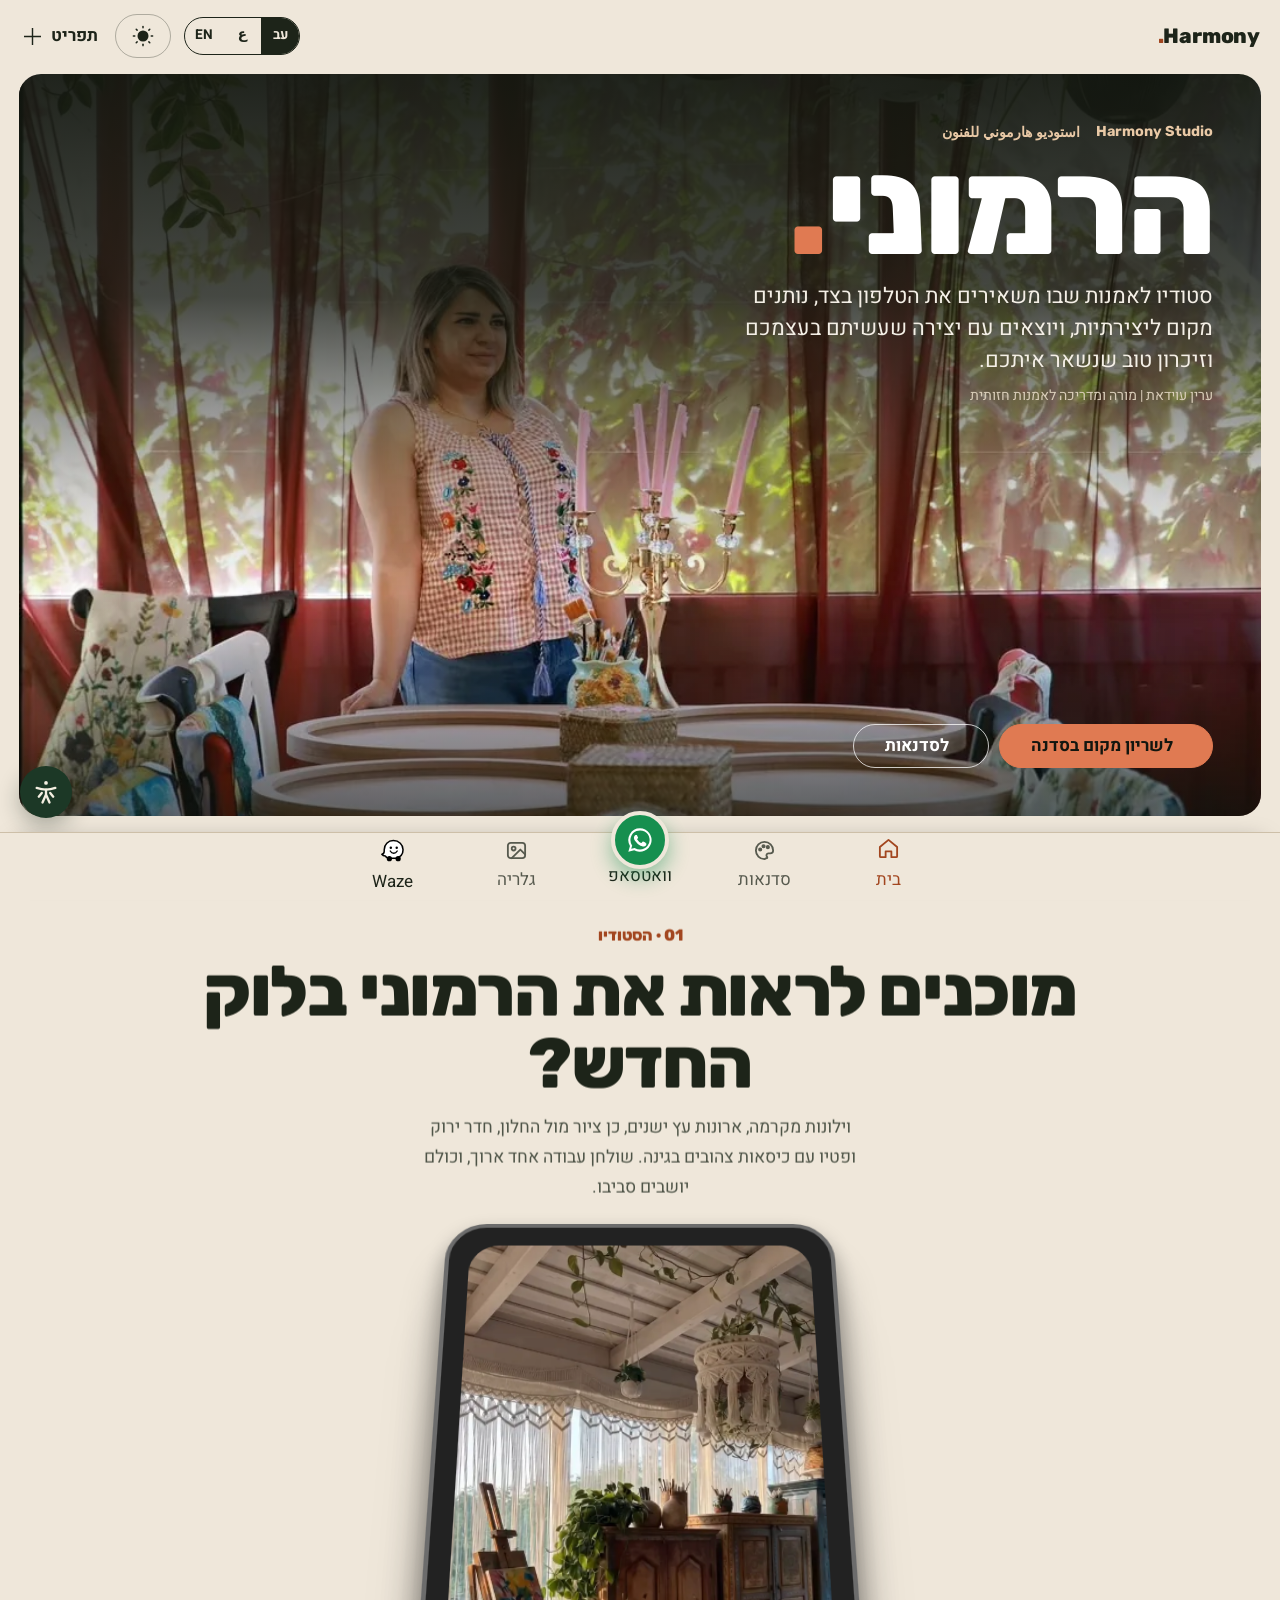
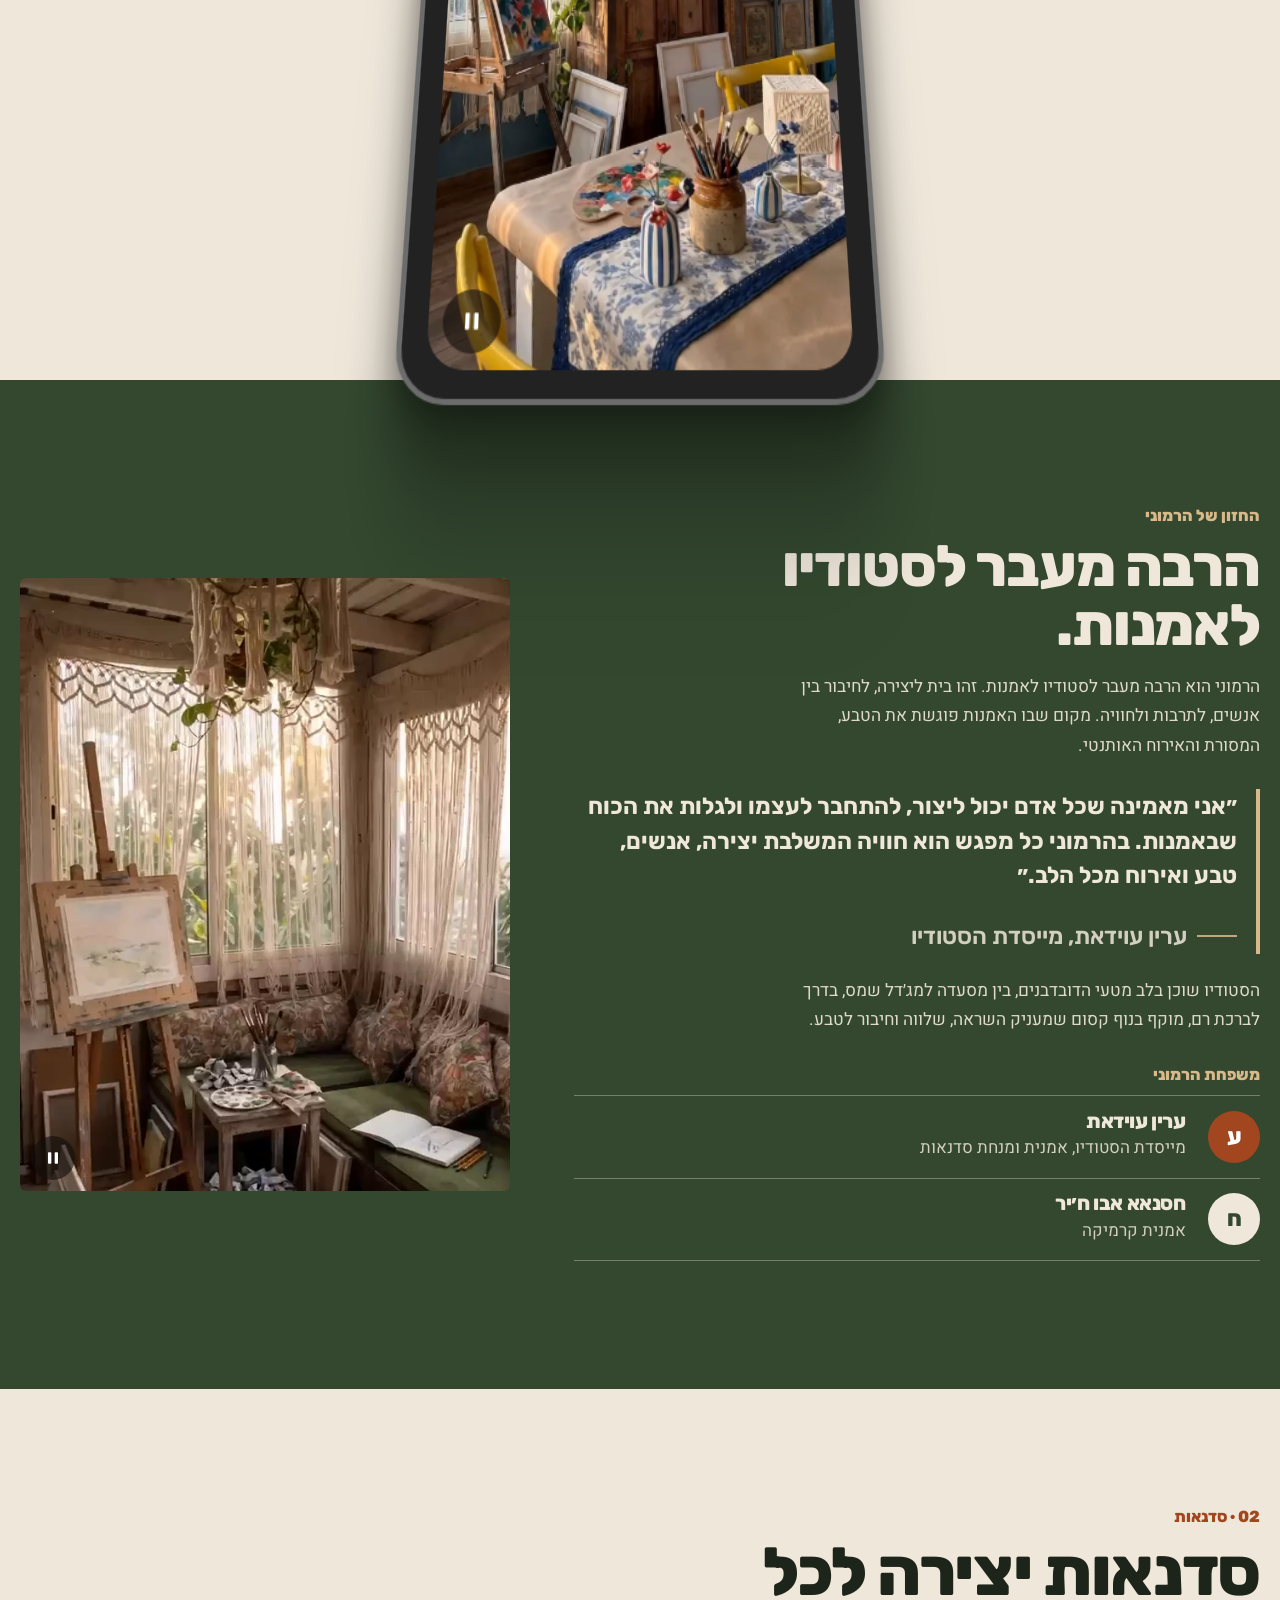
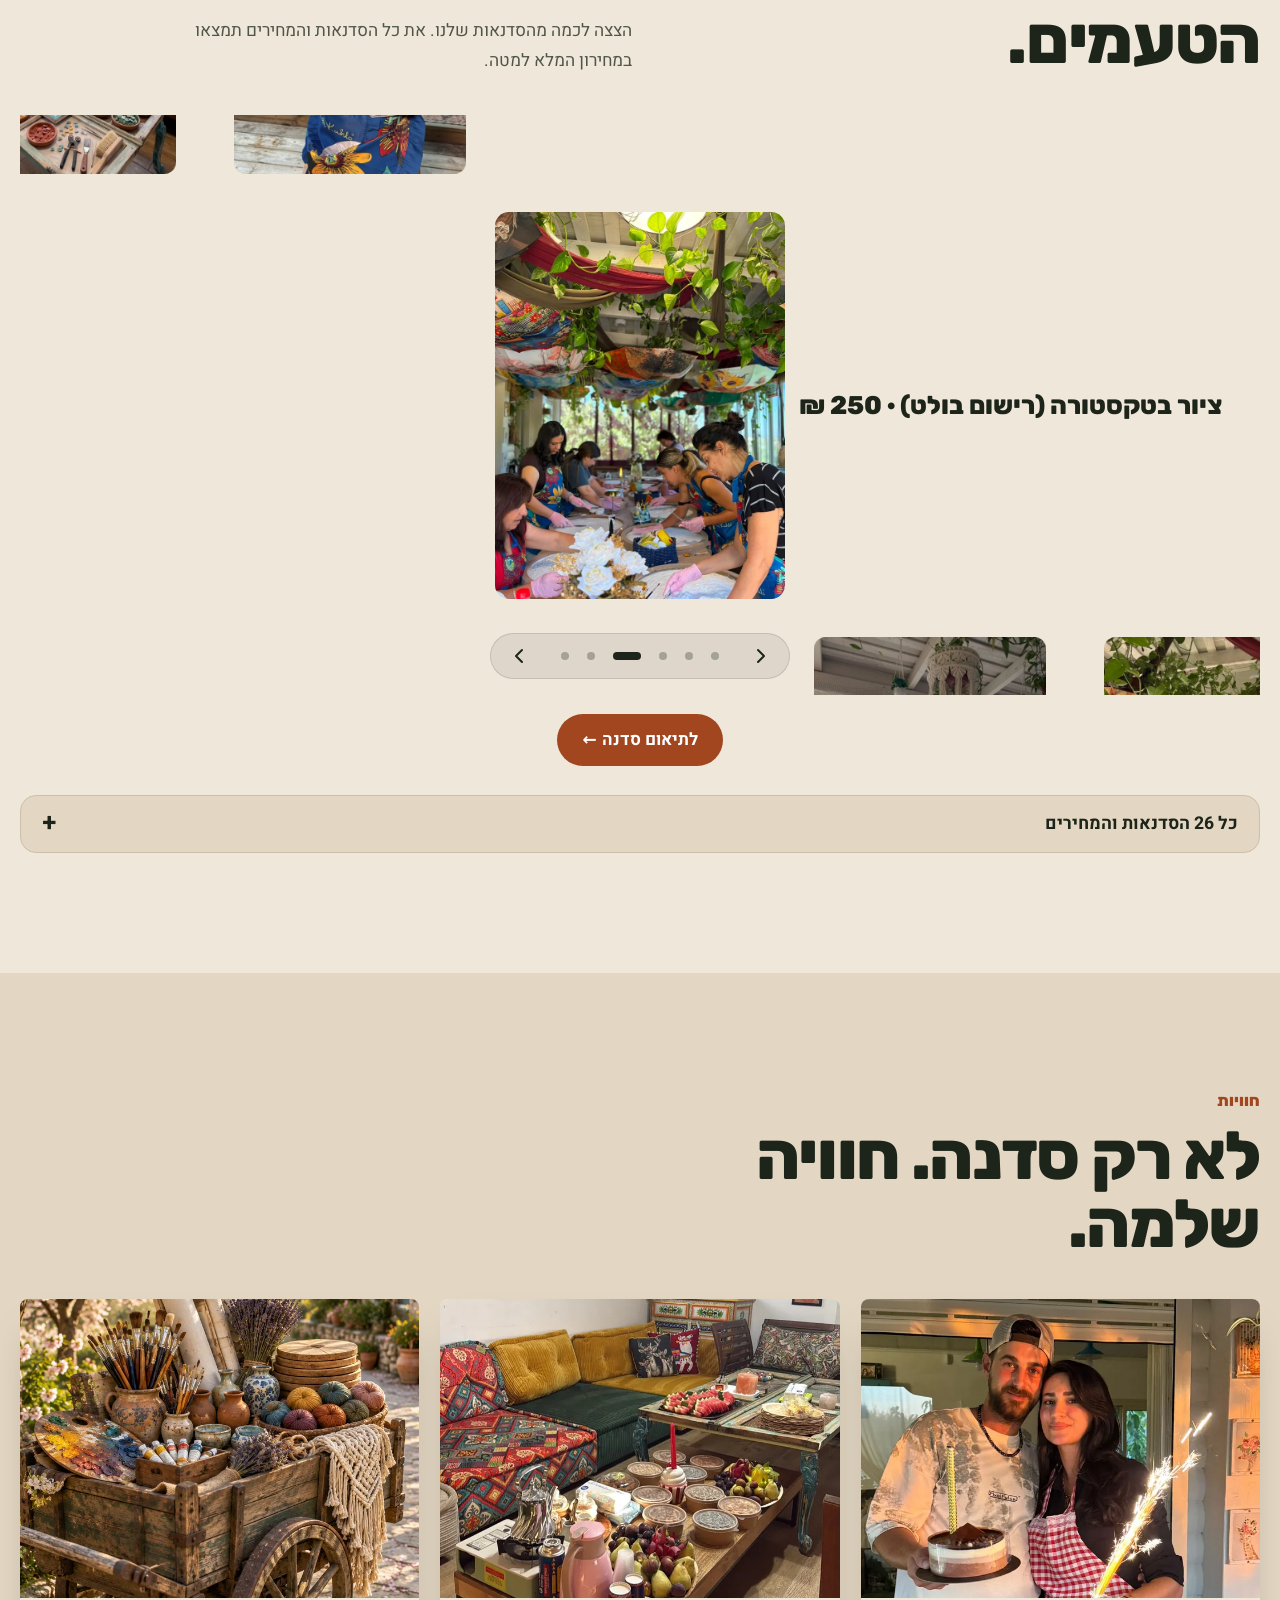
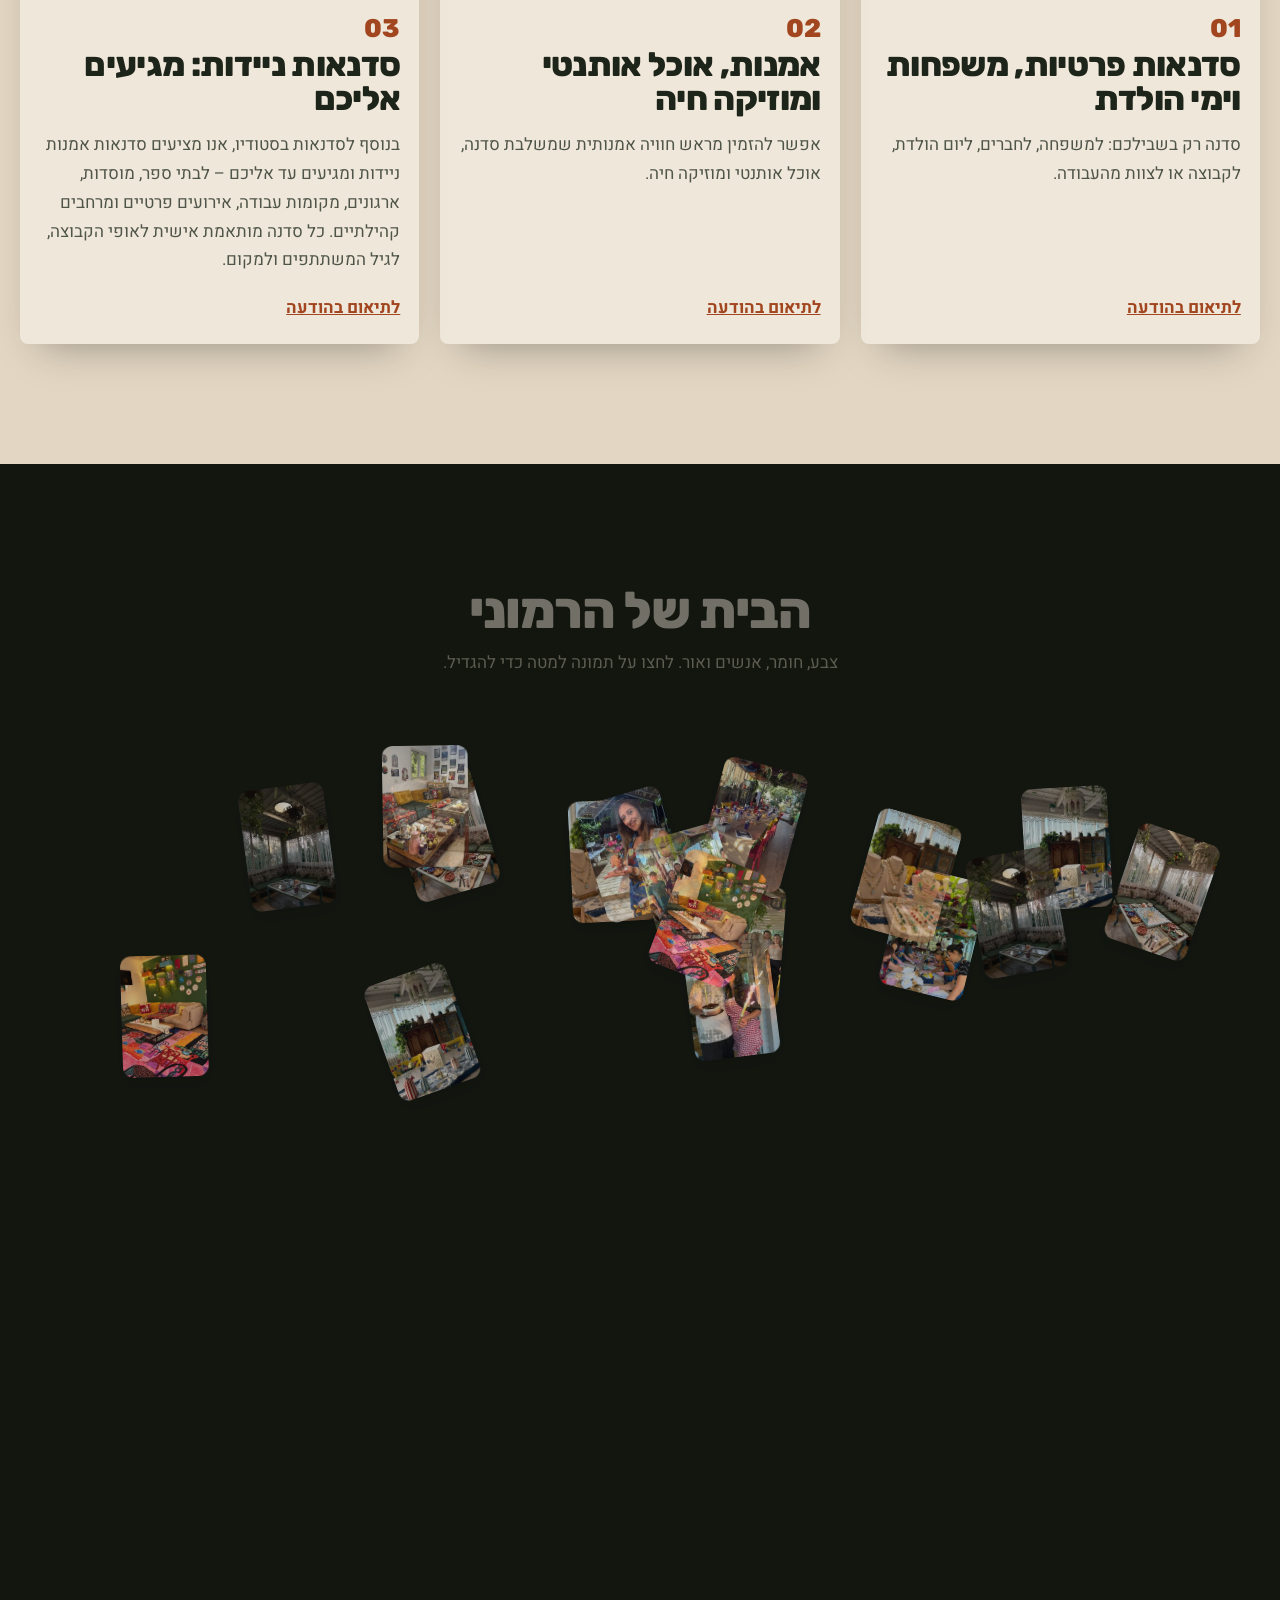
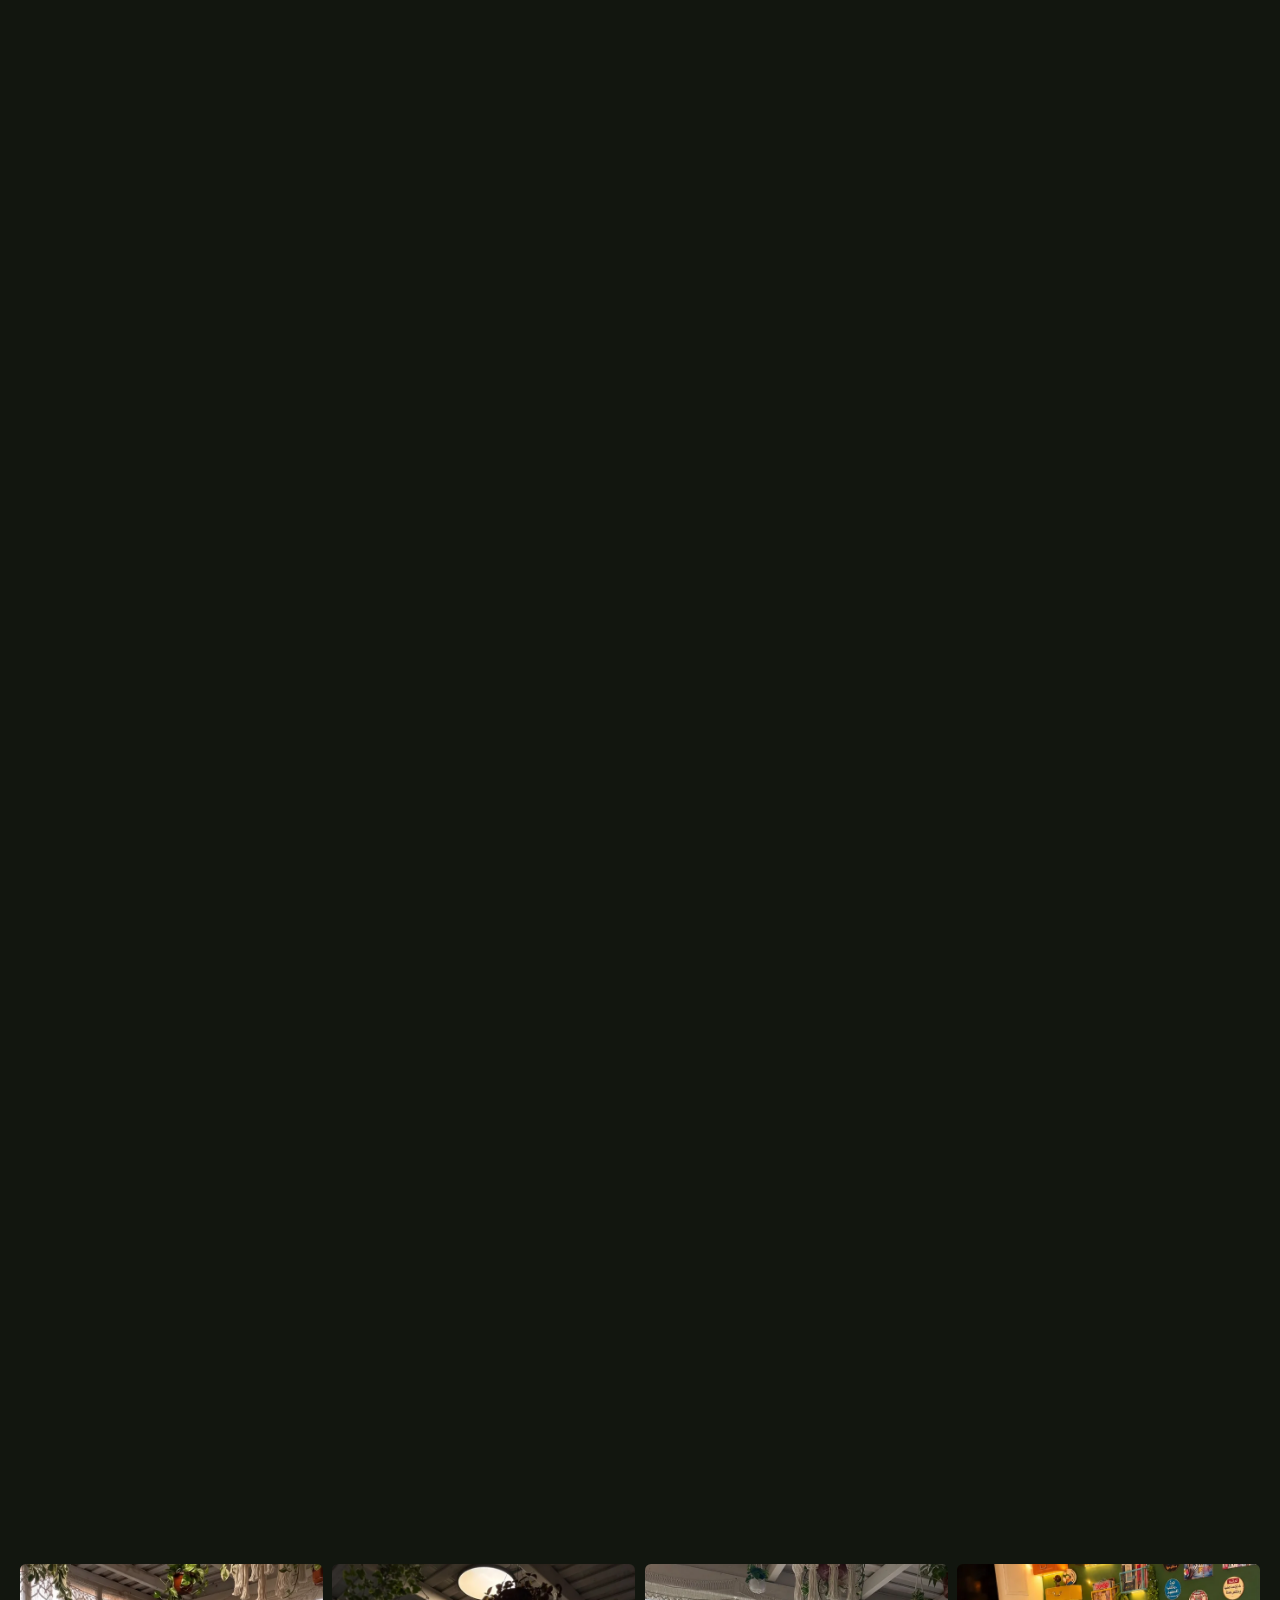
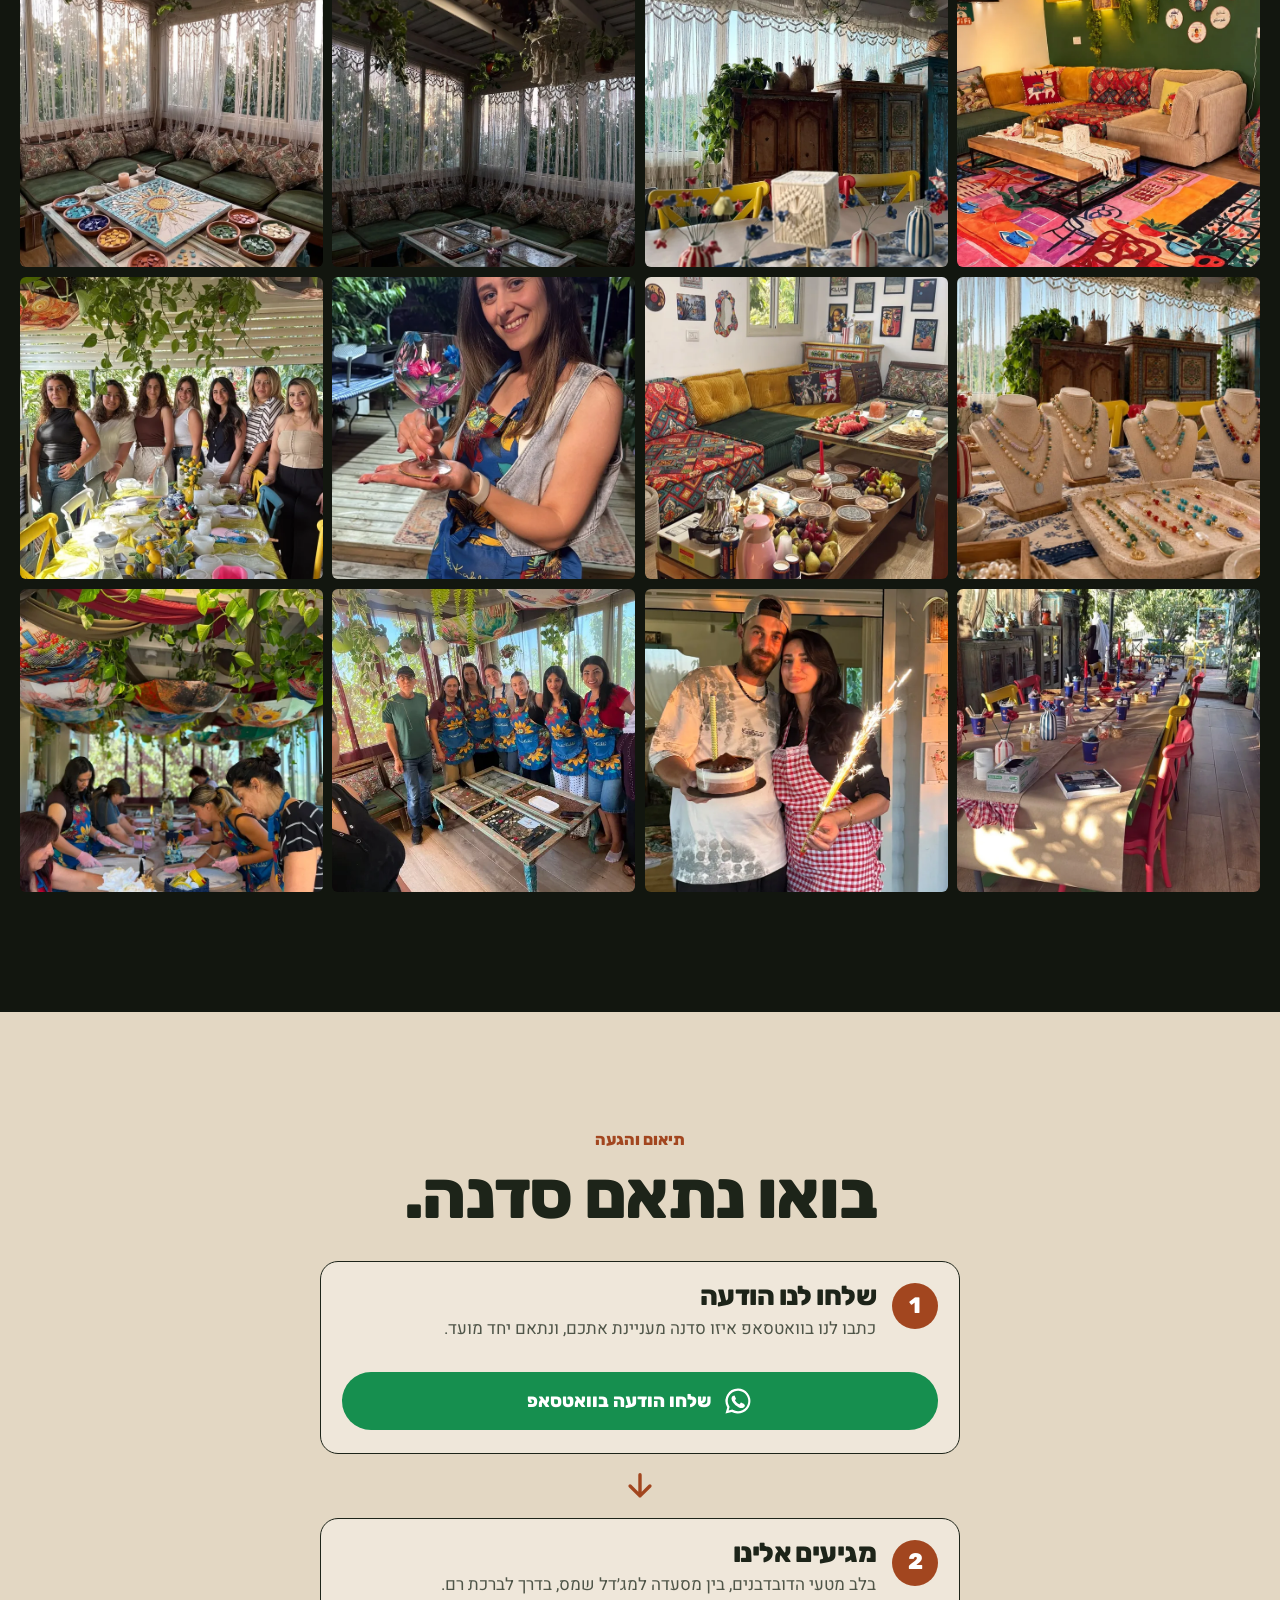
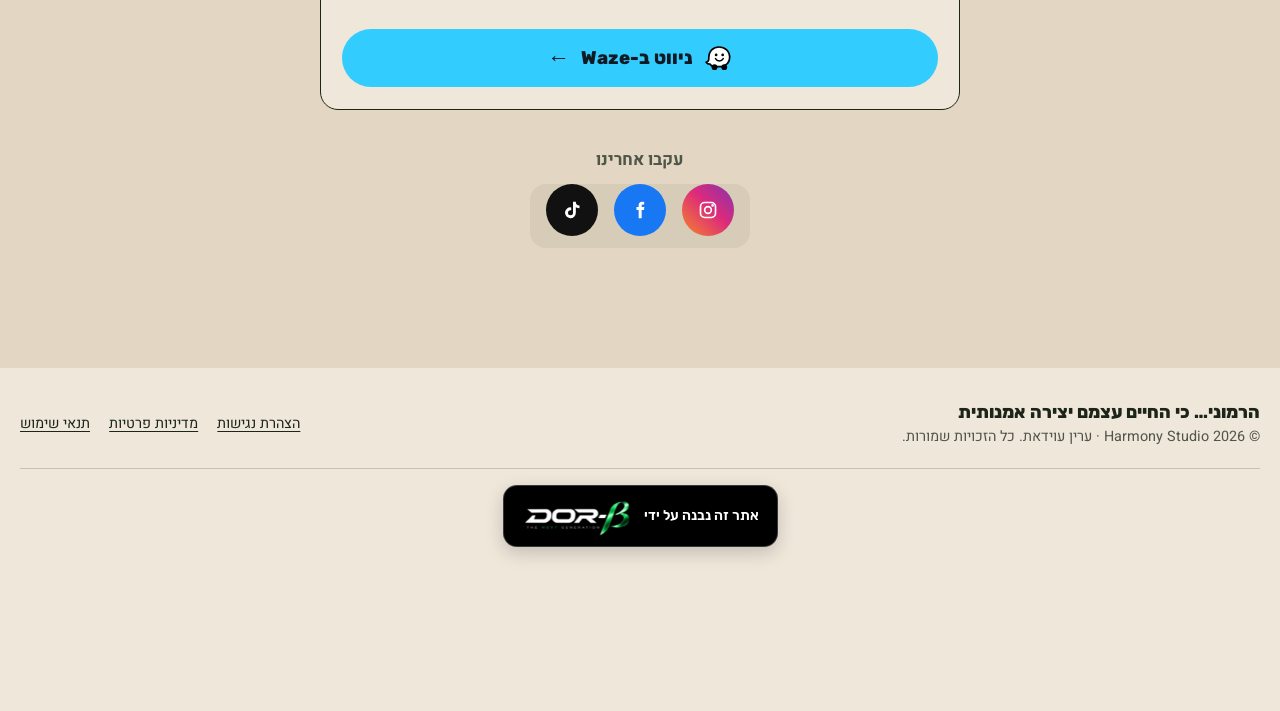
<file: index.html>
<!doctype html>
<html lang="he" dir="rtl">
<head>
<meta charset="utf-8">
<meta name="viewport" content="width=device-width,initial-scale=1">
<title>Harmony Studio · ערין עוידאת – סדנאות אמנות</title>
<meta name="description" content="סטודיו הרמוני של ערין עוידאת, מורה ומדריכה לאמנות חזותית: 26 סדנאות יצירה, מחרס ופסיפס ועד נרות, מקרמה וציור.">
<meta name="robots" content="noindex,nofollow">
<script>try{var t=localStorage.getItem('site-theme');document.documentElement.dataset.theme=t||'light';var l=localStorage.getItem('harmony-lang');if(l){document.documentElement.lang=l;document.documentElement.dir=l==='en'?'ltr':'rtl'}}catch(e){document.documentElement.dataset.theme='light'}</script>
<link rel="preload" href="img/studio-boards-m.webp" as="image" fetchpriority="high">
<link rel="stylesheet" href="shared/fonts.css">
<link rel="stylesheet" href="shared/fonts-rubik.css">
<link rel="stylesheet" href="shared/theme-reveal.css">
<link rel="stylesheet" href="shared/fill-button.css">
<link rel="stylesheet" href="shared/kinetic-menu.css">
<link rel="stylesheet" href="shared/gooey-loader.css">
<link rel="stylesheet" href="shared/a11y.css">
<style>
:root{--app-accent:var(--clay)}
:root,:root[data-theme=light]{--bg:#efe7da;--surface:#e3d7c3;--fg:#1d2419;--muted:#4f5548;--line:#cdbfa8;--clay:#a2461f;--clay-on:#fff;--olive:#33482f;--olive-on:#efe7da;--sand:#d9b98a;color-scheme:light}
:root[data-theme=dark]{--bg:#12160f;--surface:#1c2218;--fg:#ece4d6;--muted:#b3ab9c;--line:#323a2c;--clay:#e07a52;--clay-on:#12160f;--olive:#22301f;--olive-on:#ece4d6;--sand:#c9a46e;color-scheme:dark}
*{box-sizing:border-box}
html{scroll-behavior:smooth}
body{margin:0;background:var(--bg);color:var(--fg);font:400 1.0625rem/1.7 Heebo,"Noto Sans Arabic",Tahoma,system-ui,sans-serif;overflow-x:hidden}
:lang(ar) body{font-family:"Noto Sans Arabic",Tahoma,sans-serif}
h1,h2,h3{font-family:Rubik,"Noto Sans Arabic",Tahoma,sans-serif;line-height:1.02;margin:0;font-weight:800;letter-spacing:-.02em}
img{max-width:100%;height:auto;display:block}
a{color:inherit}
:focus-visible{outline:3px solid var(--clay);outline-offset:3px;border-radius:4px}
.wrap{width:min(1240px,100% - 2rem);margin-inline:auto}
.skip{position:absolute;inset-inline-start:1rem;top:-4rem;background:var(--fg);color:var(--bg);padding:.6rem 1rem;z-index:300;border-radius:8px}
.skip:focus{top:1rem}

.pre{position:fixed;inset:0;z-index:400;display:grid;place-items:center;align-content:center;gap:1rem;background:var(--olive);color:var(--olive-on);transition:opacity .5s,visibility .5s}
.pre.done{opacity:0;visibility:hidden}
.pre .gl{--gl-a:var(--clay);--gl-b:var(--sand);--gl-size:11px}
.pre-n{font:800 2.4rem/1 Rubik,sans-serif;font-variant-numeric:tabular-nums}

/* header */
.top{position:absolute;top:0;inset-inline:0;z-index:50}
.top .wrap{display:flex;align-items:center;gap:.8rem;min-height:72px}
.logo{font:800 1.3rem/1 Rubik,sans-serif;text-decoration:none;letter-spacing:-.01em;margin-inline-end:auto}
.logo span{color:var(--clay)}
.langs{display:flex;border:1.5px solid var(--fg);border-radius:999px;overflow:hidden}
.langs button{all:unset;cursor:pointer;min-width:38px;min-height:36px;display:grid;place-items:center;font-size:.85rem;font-weight:700}
.langs button[aria-pressed=true]{background:var(--fg);color:var(--bg)}
.km-root{--km-ink:var(--olive-on);--km-layer-1:var(--clay);--km-layer-2:var(--sand);--km-bg:var(--olive);font-weight:700}
.km-link{font-family:Rubik,"Noto Sans Arabic",sans-serif;text-transform:none}
.km-meta{position:absolute;bottom:2rem;inset-inline:clamp(1.25rem,6vw,4rem);color:var(--km-ink);opacity:.8;font-size:.95rem}
@media (max-width:520px){.km-toggle-text{display:none}}

/* hero — poster */
.hero{padding-top:clamp(6rem,14vw,9rem);padding-bottom:clamp(2rem,6vw,4rem)}
.word{font-size:clamp(4.2rem,15vw,12rem);line-height:.86;color:var(--fg);margin:0}
.word .dot{color:var(--clay)}
:lang(ar) .word,:lang(en) .word{font-size:clamp(3.2rem,14vw,11rem)}
.hero-grid{display:grid;gap:2rem;margin-top:clamp(1.5rem,4vw,2.5rem);align-items:start}
@media (min-width:900px){.hero-grid{grid-template-columns:1fr 1.15fr}}
.names{display:flex;flex-wrap:wrap;gap:.3rem 1.2rem;font:700 1rem/1.4 Rubik,sans-serif;color:var(--muted);margin-bottom:1.2rem}
.names span:nth-child(2){font-family:"Noto Sans Arabic",Tahoma,sans-serif}
.hero p.big{font:500 clamp(1.25rem,2.4vw,1.6rem)/1.45 Heebo,sans-serif;margin:0 0 1.6rem;max-width:30ch}
.who{font-size:.98rem;color:var(--muted);margin:0 0 1.8rem}
.actions{display:flex;flex-wrap:wrap;gap:.8rem}
.fb{--fb-accent:var(--clay);--fb-on:var(--clay-on);border-width:1.5px;border-color:var(--fg)}
.fb.solid{background:var(--clay);color:var(--clay-on);border-color:var(--clay);--fb-accent:var(--fg);--fb-on:var(--bg)}
.hero-photo{position:relative;margin:0}
.hero-photo img{width:100%;aspect-ratio:3/2;object-fit:cover;border-radius:6px}
.hero-photo figcaption{position:absolute;inset-inline-start:1rem;bottom:1rem;background:var(--bg);color:var(--fg);padding:.35rem .8rem;border-radius:999px;font-size:.85rem;font-weight:700}
.stamp{position:absolute;top:-2.2rem;inset-inline-end:.8rem;width:110px;height:110px;border-radius:50%;background:var(--clay);color:var(--clay-on);display:grid;place-items:center;text-align:center;font:800 .95rem/1.15 Rubik,sans-serif;transform:rotate(-10deg);padding:.6rem}
@media (max-width:600px){.stamp{width:88px;height:88px;font-size:.8rem;top:-1.6rem}}

/* container scroll (motion 17) */
.cs{--cs-bezel:var(--fg);--cs-rim:var(--clay)}
.cs-title h2{font-size:clamp(2.2rem,6vw,4.4rem)}
.cs-title p{color:var(--muted);margin:.8rem auto 4rem;max-width:44ch;font-size:1.1rem}
.cs-screen img{object-position:50% 42%}

/* quote — olive chapter */
.quote{background:var(--olive);color:var(--olive-on);padding-block:clamp(4rem,10vw,8rem)}
.quote blockquote{margin:0;font:800 clamp(2rem,5.5vw,4.2rem)/1.08 Rubik,sans-serif;letter-spacing:-.02em;max-width:18ch}
.quote blockquote q{quotes:none}
.quote .src{margin-top:1.6rem;display:flex;gap:.6rem;align-items:center;font-weight:600;opacity:.85}
.quote .src::before{content:"";width:40px;height:2px;background:var(--sand)}
.quote .ar{font-family:"Noto Sans Arabic",Tahoma,sans-serif;font-size:1.2rem;margin-top:2.4rem;opacity:.8;max-width:40ch}

/* sections */
section{scroll-margin-top:24px}
.sec{padding-block:clamp(4rem,10vw,7.5rem)}
.head{display:grid;gap:1rem;margin-bottom:2.5rem}
@media (min-width:900px){.head{grid-template-columns:1fr 1fr;align-items:end}}
.num{font:800 1rem/1 Rubik,sans-serif;color:var(--clay);display:block;margin-bottom:.8rem}
.head h2{font-size:clamp(2.2rem,6vw,4.2rem)}
.head p{color:var(--muted);margin:0;max-width:46ch;font-size:1.08rem}

/* workshops — depth cards (motion 23) */
.dc-in{--card:var(--olive)}
.dc-front h3{font-size:1.7rem;font-family:Rubik,"Noto Sans Arabic",sans-serif}
.dc-plain .dc-in{background:var(--clay)}
.dc-plain .dc-in::after{background:none}
.dc-plain .dc-glyph{position:absolute;inset:0;display:grid;place-items:center;font:800 9rem/1 Rubik,sans-serif;color:rgba(255,255,255,.18)}

.quote-grid{display:grid;gap:clamp(2rem,5vw,4rem);align-items:center}
@media (min-width:900px){.quote-grid{grid-template-columns:1.4fr 1fr}}
.quote-photo{margin:0;position:relative}
.vis-p2{margin-top:1rem}.vis-p:empty{display:none}.vis-loc{margin-top:1.4rem}.vis-fam{display:block;margin-top:2rem;color:var(--sand)}
.quote .hm-team{border-color:color-mix(in oklab,var(--olive-on) 35%,transparent);margin-top:.6rem}
.quote .hm-member{border-color:color-mix(in oklab,var(--olive-on) 35%,transparent);padding-block:.9rem}
.quote .hm-mono{width:52px;height:52px;font-size:1.4rem}.quote .hm-member:nth-child(2) .hm-mono{background:var(--olive-on);color:var(--olive)}.quote .hm-member h3{font-size:1.25rem}.quote .hm-member p{color:inherit;opacity:.85}
.quote-photo .hv{height:auto;aspect-ratio:4/5;border-radius:6px}
/* the studio film is a vertical phone video, so the rising "screen" is a phone, not a monitor */
.cs-frame{max-width:min(23rem,82vw)!important;height:auto!important;aspect-ratio:9/16;border-radius:38px!important}
.cs-screen{position:relative;border-radius:28px!important}
.quote-photo img{width:100%;aspect-ratio:4/5;object-fit:cover;border-radius:6px}
.dc-price{justify-self:start;background:var(--clay);color:var(--clay-on);font:800 .95rem/1 Rubik,sans-serif;padding:.45rem .8rem;border-radius:999px}
.prices{margin-top:clamp(3.5rem,8vw,6rem);scroll-margin-top:24px}
.prices-head{display:flex;flex-wrap:wrap;justify-content:space-between;align-items:end;gap:1rem 2rem;margin-bottom:2rem}
.prices-head h3{font-size:clamp(2rem,5vw,3.6rem)}
.pl{display:grid;gap:0 clamp(2rem,5vw,4.5rem);border-top:1.5px solid var(--fg)}
@media (min-width:820px){.pl{grid-template-columns:1fr 1fr}}
.pl-group{padding-top:1.6rem}
.pl-gh{font-size:1.05rem;letter-spacing:.02em;color:var(--clay);margin-bottom:.4rem}
.pl-list{list-style:none;margin:0;padding:0}
.pl-item{display:grid;grid-template-columns:1fr auto;align-items:baseline;gap:1rem;padding:.75rem 0;border-bottom:1px solid var(--line)}
.pl-name{display:flex;flex-direction:column;min-width:0;line-height:1.3}
.pl-name b{font:700 1.15rem/1.3 Rubik,"Noto Sans Arabic",sans-serif}
.pl-name small{font-size:.86rem;color:var(--muted);font-family:"Noto Sans Arabic",Tahoma,Heebo,sans-serif}
.pl-dots{display:none}
.pl-price{font:800 1.45rem/1 Rubik,sans-serif;white-space:nowrap}
.group-cta{margin-top:2.5rem;display:flex;flex-wrap:wrap;align-items:center;justify-content:space-between;gap:1rem 2rem;background:var(--olive);color:var(--olive-on);border-radius:6px;padding:1.4rem clamp(1.2rem,3vw,2rem)}
.group-cta p{margin:0;max-width:52ch}
.group-cta b{font:800 1.3rem/1.2 Rubik,sans-serif;display:block}
.pl-note{margin:1.4rem 0 0;color:var(--muted);font-size:.95rem}
.slogan{display:block;font:800 1.1rem/1.4 Rubik,"Noto Sans Arabic",sans-serif;color:var(--fg)}
.vis-h{font-size:clamp(2rem,5vw,3.6rem);margin:.4rem 0 1rem}
.vis-p{max-width:48ch;opacity:.92;font-size:1.08rem}
.quote blockquote{margin:1.8rem 0 0;font:700 clamp(1.15rem,2.2vw,1.45rem)/1.5 Rubik,"Noto Sans Arabic",sans-serif;letter-spacing:0;max-width:none;border-inline-start:4px solid var(--sand);padding-inline-start:1.2rem}
.quote blockquote p{margin:0}
.quote .num{color:var(--sand)}
.hm-chips{display:flex;flex-wrap:wrap;gap:.5rem;margin:0 0 1.6rem}
.hm-chips button{min-height:44px;padding:0 1.1rem;border-radius:999px;border:1.5px solid var(--fg);background:transparent;color:var(--fg);font:700 .95rem/1 Rubik,"Noto Sans Arabic",sans-serif;cursor:pointer}
.hm-chips button[aria-pressed=true]{background:var(--clay);border-color:var(--clay);color:var(--clay-on)}
.hm-wk-grid{list-style:none;margin:0;padding:0;display:grid;gap:1.2rem;grid-template-columns:repeat(auto-fill,minmax(min(100%,250px),1fr))}
.hm-wk.dc .dc-in{min-height:0;height:100%;display:flex;flex-direction:column;background:var(--surface);border-radius:8px}
.hm-wk.dc .dc-in::after{display:none}
.hm-wk-media{aspect-ratio:4/3;overflow:hidden;transform:translateZ(-6px)}
.hm-wk-img{width:100%;height:100%;object-fit:cover;display:block}
.hm-wk-art{display:grid;place-items:center;width:100%;height:100%;font:800 5.2rem/1 Rubik,"Noto Sans Arabic",sans-serif;color:rgba(255,255,255,.9)}
.hm-g0{background:#a2461f}.hm-g1{background:#33482f}.hm-g2{background:#8a6a2c}.hm-g3{background:#1d2419}
.hm-wk-play{position:absolute;bottom:.7rem;inset-inline-start:.7rem;display:inline-flex;align-items:center;gap:.4rem;min-height:40px;padding:0 .9rem;border:0;border-radius:999px;background:rgba(18,22,15,.75);color:#fff;font:700 .9rem/1 Rubik,sans-serif;cursor:pointer}
.hm-wk-play svg{width:16px;height:16px}
.hm-wk-body{padding:1rem 1.1rem 1.1rem;display:flex;flex-direction:column;gap:.15rem;flex:1;transform:translateZ(20px)}
.hm-wk-body h3{font-size:1.35rem}
.hm-wk-n2{color:var(--muted);font-size:.85rem;font-family:"Noto Sans Arabic",Tahoma,Heebo,sans-serif}
.hm-wk-body p{margin:.45rem 0 .8rem;color:var(--muted);font-size:.95rem;line-height:1.55}
.hm-wk-foot{margin-top:auto;display:flex;align-items:center;justify-content:space-between;gap:.6rem;border-top:1.5px solid var(--fg);padding-top:.6rem}
.hm-wk-price{font:800 1.45rem/1 Rubik,sans-serif}
.hm-wk-cta{font-weight:800;color:var(--clay);text-decoration:none;min-height:44px;display:inline-flex;align-items:center;gap:.3rem}
@media (max-width:560px){.hm-wk.dc .dc-in{flex-direction:row}.hm-wk-media{width:38%;flex:none;aspect-ratio:auto;min-height:100%}.hm-wk-art{font-size:3rem;min-height:9rem}.hm-wk-body{padding:.8rem .9rem}.hm-wk-body h3{font-size:1.15rem}.hm-wk-body p{font-size:.88rem;margin:.3rem 0 .5rem}.hm-wk-play span{display:none}.hm-wk-play{padding:0 .7rem}}
.hm-wk-note{margin:1.6rem 0 0;color:var(--muted);font-size:.95rem}
.hm-wk-note a{color:var(--clay);font-weight:700}
.exp{background:var(--surface)}
.exp-list{display:grid;gap:0;border-top:1.5px solid var(--fg)}
.exp-row{display:grid;gap:1.2rem;padding-block:1.8rem;border-bottom:1.5px solid var(--fg);align-items:center}
@media (min-width:860px){.exp-row{grid-template-columns:4.5rem 300px 1fr;gap:2rem}}
.exp-row .n{font:800 2.6rem/1 Rubik,sans-serif;color:var(--clay)}
.exp-media{position:relative;aspect-ratio:4/3;overflow:hidden;border-radius:6px}
.exp-media img,.exp-media video{width:100%;height:100%;object-fit:cover;display:block}
.exp-txt h3{font-size:clamp(1.5rem,3vw,2.1rem);margin-bottom:.5rem}
.exp-txt p{margin:0 0 .8rem;color:var(--muted);max-width:60ch}
.exp-cta{font-weight:800;color:var(--clay)}
.gal{background:#12160f;color:#ece4d6}
:root[data-theme=dark] .gal{background:#0b0d09}
.gal .head p{color:#bdb4a3}.gal .num{color:#e07a52}
.hm-gal{list-style:none;margin:0;padding:0;display:grid;gap:.6rem;grid-template-columns:repeat(2,1fr)}
@media (min-width:700px){.hm-gal{grid-template-columns:repeat(3,1fr)}}@media (min-width:1000px){.hm-gal{grid-template-columns:repeat(4,1fr)}}
.hm-gal-item{all:unset;box-sizing:border-box;display:block;position:relative;cursor:zoom-in;aspect-ratio:1;overflow:hidden;border-radius:6px;width:100%}
.hm-gal-item:focus-visible{outline:3px solid #e07a52;outline-offset:3px}
.hm-gal-item img{width:100%;height:100%;object-fit:cover;display:block;transition:transform .5s,filter .5s}
.hm-gal-item:hover img{transform:scale(1.05)}
.hm-gal-badge{position:absolute;top:.6rem;inset-inline-start:.6rem;width:38px;height:38px;border-radius:50%;background:#e07a52;display:grid;place-items:center;color:#12160f}
.hm-gal-badge svg{width:16px;height:16px}
.hm-team{list-style:none;margin:0;padding:0;display:grid;border-top:1.5px solid var(--fg)}
.hm-member{display:grid;grid-template-columns:auto 1fr;gap:.2rem 1.4rem;align-items:center;padding-block:1.4rem;border-bottom:1.5px solid var(--fg)}
.hm-mono{grid-row:span 2;width:72px;height:72px;border-radius:50%;display:grid;place-items:center;background:var(--clay);color:var(--clay-on);font:800 2rem/1 Rubik,"Noto Sans Arabic",sans-serif}
.hm-member:nth-child(2) .hm-mono{background:var(--olive);color:var(--olive-on)}.hm-member:nth-child(3) .hm-mono{background:var(--sand);color:#1d2419}
.hm-member h3{font-size:clamp(1.4rem,3vw,2rem)}.hm-member p{margin:0;color:var(--muted)}
.loc{background:var(--olive);color:var(--olive-on)}
.loc .num{color:var(--sand)}
.loc-grid{display:grid;gap:2rem;align-items:center}
@media (min-width:900px){.loc-grid{grid-template-columns:1fr 1.1fr}}
.loc h2{font-size:clamp(2.2rem,6vw,4rem);margin:.4rem 0 1rem}
.loc p{opacity:.92;max-width:48ch}
.hm-map{aspect-ratio:4/3;border-radius:8px;overflow:hidden;border:5px solid var(--sand);background:var(--bg);color:var(--fg)}
.hm-map-face{height:100%;display:grid;place-items:center;align-content:center;gap:.9rem;text-align:center;padding:1.5rem;
  background-image:repeating-linear-gradient(30deg,transparent 0 40px,color-mix(in oklab,var(--olive) 20%,transparent) 40px 42px),repeating-linear-gradient(-60deg,transparent 0 56px,color-mix(in oklab,var(--clay) 16%,transparent) 56px 58px)}
.hm-map-area{font:800 1.15rem/1.45 Rubik,"Noto Sans Arabic",sans-serif;margin:0;max-width:30ch}
.hm-map-load{min-height:48px;padding:0 1.4rem;border-radius:999px;border:0;background:var(--clay);color:var(--clay-on);font:800 1rem/1 Rubik,sans-serif;cursor:pointer}
.hm-map-face small{color:var(--muted)}
.hm-navs{display:flex;flex-wrap:wrap;gap:.6rem;margin-top:1rem}
.hm-nav{display:inline-flex;align-items:center;gap:.5rem;min-height:44px;padding:0 1.1rem;border-radius:999px;background:var(--sand);color:#1d2419;font-weight:800;text-decoration:none}
.hm-nav svg{width:18px;height:18px}
.hm-social{list-style:none;padding:0;margin:0;display:flex;flex-wrap:wrap;gap:.8rem}
.hm-soc{display:inline-flex;align-items:center;gap:.6rem;min-height:52px;padding:0 1.4rem;border-radius:999px;background:var(--clay-on);color:var(--clay);font-weight:800;text-decoration:none;transition:transform .2s}
.hm-soc:hover{transform:translateY(-2px)}
.hm-soc svg{width:22px;height:22px}
.hm-reel{margin-bottom:2rem;color:#ece4d6}
.hm-dock{color:var(--clay-on);margin-top:1rem}.hm-dock .fd-tip{color:var(--fg)}
.hm-dock .fd-item{width:52px;height:52px}
@media (max-width:767px){.hm-dock .fd-toggle{display:none!important}.hm-dock .fd-list{position:static!important;visibility:visible!important;flex-direction:row!important;height:auto!important;gap:.8rem!important;padding:.7rem .9rem!important;margin:0!important;background:rgba(255,255,255,.14)!important;border-radius:1rem!important;width:max-content}.hm-dock .fd-list li,.hm-dock .fd-item{opacity:1!important;transform:none!important;visibility:visible!important}}
.exp-icon{display:grid;place-items:center;background:var(--olive);color:var(--olive-on)}.exp-icon svg{width:42%;height:auto}
@media (max-width:860px){.exp-row{grid-template-columns:112px 1fr;gap:.6rem 1rem;padding-block:1.2rem}.exp-row .n{display:none}.exp-row .exp-media{aspect-ratio:1}.exp-txt h3{font-size:1.25rem}.exp-txt p{font-size:.92rem;margin-bottom:.4rem}}
/* app screens: the header floats over the top, so each screen after the first starts below it */
.view:not(#view-home)>section:first-child{padding-top:clamp(6.5rem,15vw,8.5rem)}
/* one-version merge (29.10.2026) */
.moments{background:#12160f;color:#ece4d6;padding-block:clamp(1.5rem,4vw,3rem)}
:root[data-theme=dark] .moments{background:#0b0d09}
.moments .hm-reel{margin:0}
.hm-stairs{color:var(--fg);margin-top:.5rem}
.stc-title{font:800 clamp(1.1rem,2.4vw,1.6rem)/1.2 Rubik,"Noto Sans Arabic",sans-serif;unicode-bidi:plaintext}
.hm-stairs-cta{text-align:center;margin-top:1.2rem}
.hm-stairs-cta .hm-wk-cta{min-height:52px;padding:0 1.6rem;border-radius:999px;background:var(--clay);color:var(--clay-on);font-weight:800}
.exp-grid{display:grid;gap:1.3rem}
@media (min-width:900px){.exp-grid{grid-template-columns:repeat(3,1fr)}}
.exp-grid .dc{height:100%}
.exp-card.dc-in{min-height:0;height:100%;display:flex;flex-direction:column;background:var(--bg)!important;color:var(--fg);border-radius:8px}
.exp-card.dc-in::after{display:none}
.exp-card .exp-media{aspect-ratio:4/3;border-radius:0}
.exp-card .exp-txt{padding:1.1rem 1.2rem 1.3rem;display:flex;flex-direction:column;gap:.4rem;flex:1;transform:translateZ(20px)}
.exp-card .n{font:800 1.6rem/1 Rubik,sans-serif;color:var(--clay)}
.exp-card .exp-cta{margin-top:auto}
@media (max-width:560px){.exp-card.dc-in{flex-direction:row}.exp-card .exp-media{width:36%;aspect-ratio:auto;flex:none}.exp-card .exp-txt{padding:.9rem 1rem}.exp-card .n{display:none}.exp-txt h3{font-size:1.2rem}.exp-txt p{font-size:.92rem}}
.gal{padding-top:0}
.hm-orbit .oa-intro h2{font:800 clamp(2rem,6vw,4rem)/1.05 Rubik,"Noto Sans Arabic",sans-serif;color:#ece4d6;margin:0}
.hm-orbit .oa-intro p{margin:.8rem 0 0;font-size:.85rem;letter-spacing:.2em;color:#e07a52;font-weight:700}
.hm-orbit .oa-after h2{font:800 clamp(1.8rem,5vw,3.2rem)/1.1 Rubik,"Noto Sans Arabic",sans-serif;color:#ece4d6;margin:0 0 .6rem}
.hm-orbit .oa-after p{margin:0;color:#bdb4a3}
.hm-orbit .oa-cards img{width:clamp(64px,8vw,96px);height:clamp(90px,11.5vw,136px);margin:calc(clamp(90px,11.5vw,136px) / -2) 0 0 calc(clamp(64px,8vw,96px) / -2)}
.hm-lc{--lc-card:var(--bg);color:var(--fg)}
.hm-lc .lc-more{color:var(--olive-on)}
/* closing section (29.10.2026): one colour, WhatsApp first, then Waze */
.finale{background:var(--surface)}
.finale-head{text-align:center;margin-bottom:2rem}
.finale-head h2{font-size:clamp(2.2rem,7vw,4.2rem)}
.steps{list-style:none;margin:0 auto;padding:0;max-width:40rem;display:grid;gap:0}
.step{display:grid;grid-template-columns:auto 1fr;gap:.4rem 1rem;align-items:start;background:var(--bg);border:1.5px solid var(--fg);border-radius:18px;padding:1.3rem 1.3rem 1.4rem}
.step-n{grid-row:span 2;width:46px;height:46px;border-radius:50%;display:grid;place-items:center;background:var(--clay);color:var(--clay-on);font:800 1.4rem/1 Rubik,sans-serif}
.step-txt h3{font-size:clamp(1.35rem,3vw,1.7rem);margin:0 0 .25rem}
.step-txt p{margin:0;color:var(--muted)}
.step-btn{grid-column:1/-1;margin-top:1rem;display:flex;align-items:center;justify-content:center;gap:.7rem;min-height:58px;padding:0 1.4rem;border-radius:999px;font:800 1.15rem/1 Rubik,"Noto Sans Arabic",sans-serif;text-decoration:none;transition:transform .2s}
.step-btn:hover{transform:translateY(-2px)}
.step-btn svg{width:30px;height:30px;flex:none}
.step-wa{background:#168f4f;color:#fff}
.step-waze{background:#33ccff;color:#0f1a24}
.step-waze .go{font-size:1.4rem;transition:transform .3s}
.step-waze:hover .go{transform:translateX(-6px)}
[dir=ltr] .step-waze .go{transform:scaleX(-1)}[dir=ltr] .step-waze:hover .go{transform:scaleX(-1) translateX(-6px)}
.step-arrow{display:grid;place-items:center;height:64px;color:var(--clay)}
.step-arrow svg{width:34px;height:34px}
@media (prefers-reduced-motion:no-preference){.step-arrow svg{animation:step-bob 1.6s ease-in-out infinite}}
@keyframes step-bob{50%{transform:translateY(8px)}}
.follow{margin-top:2.2rem;display:flex;flex-direction:column;align-items:center;gap:.6rem;color:var(--muted);font-weight:700}
.follow .hm-dock{color:var(--fg);margin:0}
.follow-p{margin:0;max-width:44ch;text-align:center;font-weight:400}.follow-p:empty{display:none}
/* opening card: fits between the header and the tab bar (29.10.2026) */
.hero2{padding:calc(72px + .1rem) clamp(.6rem,2vw,1.2rem) .9rem}
.hero2-card{position:relative;isolation:isolate;overflow:hidden;border-radius:22px;display:flex;align-items:stretch;
  height:calc(100svh - 72px - var(--tabbar,68px) - 1.1rem - env(safe-area-inset-bottom,0px));min-height:380px;max-height:900px}
.hero2-img{position:absolute;inset:0;width:100%;height:100%;object-fit:cover;object-position:38% 52%;z-index:-2}
.hero2-card::after{content:"";position:absolute;inset:0;z-index:-1;background:linear-gradient(to bottom,rgba(18,22,15,.94) 0%,rgba(18,22,15,.78) 30%,rgba(18,22,15,.2) 56%,rgba(18,22,15,0) 70%,rgba(18,22,15,.6) 100%)}
.hero2-in{padding:clamp(1.1rem,4vw,3rem);color:#f4efe6;width:100%;display:flex;flex-direction:column}
.hero2 .names{color:#e9c9a6;margin:0 0 .2rem;font-size:.9rem;gap:.2rem 1rem}
.hero2 .word{color:#fff;font-size:clamp(3.2rem,12.5vw,8.5rem);line-height:.92;margin:0 0 .6rem}
.hero2 .word .dot{color:#e07a52}
.hero2 .big{font-size:clamp(1rem,2.1vw,1.35rem);line-height:1.5;margin:0 0 .45rem;color:#f4efe6;max-width:40ch}
.hero2 .who{color:#d9cdb9;font-size:.88rem;margin:0 0 1rem}
.hero2 .actions{gap:.6rem;margin-top:auto}
.hero2 .fb.solid{background:#e07a52;border-color:#e07a52;color:#12160f}
.hero2 .fb:not(.solid){color:#fff;border-color:rgba(255,255,255,.75);background:transparent}
@media (max-height:740px){.hero2 .who{display:none}}
@media (max-height:640px){.hero2 .names{display:none}.hero2 .big{font-size:.95rem}.hero2 .word{font-size:clamp(2.8rem,11vw,5rem)}}
html.lenis,html.lenis body{height:auto}.lenis.lenis-smooth{scroll-behavior:auto!important}.lenis.lenis-stopped{overflow:hidden}
/* stories — dark strip with scroll-snap */
.stories{background:#12160f;color:#ece4d6}
:root[data-theme=dark] .stories{background:#0b0d09}
.stories .head p{color:#bdb4a3}
.stories .num{color:#e07a52}
.strip{display:grid;grid-auto-flow:column;grid-auto-columns:min(78%,300px);gap:1rem;overflow-x:auto;scroll-snap-type:x mandatory;padding-bottom:1rem;scrollbar-width:thin}
.strip a{scroll-snap-align:start;position:relative;aspect-ratio:9/15;border-radius:6px;overflow:hidden;text-decoration:none;color:#fff;isolation:isolate}
.strip img{position:absolute;inset:0;width:100%;height:100%;object-fit:cover;z-index:-1}
.strip a::after{content:"";position:absolute;inset:0;z-index:-1;background:linear-gradient(to top,rgba(0,0,0,.85),transparent 60%)}
.strip b{position:absolute;inset-inline:1rem;bottom:1rem;font:800 1.25rem/1.25 Rubik,"Noto Sans Arabic",sans-serif}
.strip .idx{position:absolute;top:1rem;inset-inline-start:1rem;font:800 .9rem/1 Rubik,sans-serif;color:#e07a52;background:rgba(0,0,0,.45);padding:.35rem .6rem;border-radius:999px}

/* community */
.c-list{display:grid;gap:0;border-top:1.5px solid var(--fg)}
.c-item{display:grid;gap:1.2rem;padding-block:1.8rem;border-bottom:1.5px solid var(--fg);align-items:center}
@media (min-width:800px){.c-item{grid-template-columns:5rem 1fr 280px}}
.c-item .n{font:800 2.6rem/1 Rubik,sans-serif;color:var(--clay)}
.c-item h3{font-size:clamp(1.5rem,3vw,2.1rem);margin-bottom:.4rem}
.c-item p{margin:0;color:var(--muted)}
.c-item small{display:block;font-weight:700;margin-bottom:.4rem}
.c-item img{width:100%;aspect-ratio:4/3;object-fit:cover;border-radius:6px}

/* contact — clay chapter */
.contact{background:var(--clay);color:var(--clay-on)}
.contact .wrap{display:grid;gap:2rem;align-items:end}
@media (min-width:900px){.contact .wrap{grid-template-columns:1.3fr 1fr}}
.contact h2{font-size:clamp(2.6rem,8vw,6rem)}
.contact p{margin:0 0 1.5rem;font-size:1.1rem;opacity:.95}
.contact .fb{background:var(--clay-on);color:var(--clay);border-color:var(--clay-on);--fb-accent:var(--fg);--fb-on:var(--bg);min-height:52px;font-size:1.05rem}
.handle{font:800 1.3rem/1 Rubik,sans-serif;margin-top:1.2rem;display:inline-block}
.foot{padding:2rem 0 6rem;font-size:.9rem;color:var(--muted)}
.foot .wrap{display:flex;flex-wrap:wrap;gap:.5rem 1.5rem;justify-content:space-between}
.foot-legal{display:flex;flex-wrap:wrap;gap:0 1.2rem;align-items:center}.foot-legal a{display:inline-flex;align-items:center;min-height:44px;color:var(--fg);text-underline-offset:3px}
.foot-credit{margin-top:1.2rem;padding-top:1rem;border-top:1px solid var(--line);justify-content:center!important}
.dorb-credit{display:inline-flex;align-items:center;gap:12px;padding:10px 18px;min-height:48px;border-radius:14px;background:#000;color:#fff;border:1px solid rgba(255,255,255,.22);box-shadow:0 6px 18px rgba(0,0,0,.18);text-decoration:none;font:600 14px/1.2 Rubik,Heebo,"Noto Sans Arabic",sans-serif;transition:transform .2s,box-shadow .2s}.dorb-credit:hover{transform:translateY(-2px);box-shadow:0 10px 24px rgba(0,0,0,.25)}.dorb-credit img{display:block;width:110px;height:auto;mix-blend-mode:screen}.dorb-credit:focus-visible{outline:3px solid var(--clay);outline-offset:3px}

.dm{position:fixed;bottom:1.1rem;right:1.1rem;z-index:60;width:56px;height:56px;border-radius:50%;display:grid;place-items:center;background:var(--clay);color:var(--clay-on);box-shadow:0 8px 24px rgba(0,0,0,.25)}
.dm svg{width:26px;height:26px}
.ab{position:fixed;bottom:1.4rem;left:50%;transform:translateX(-50%);z-index:60;display:flex;gap:2px;padding:3px;border-radius:999px;background:var(--fg);box-shadow:0 6px 18px rgba(0,0,0,.25)}
.ab a{min-width:44px;min-height:36px;display:grid;place-items:center;border-radius:999px;color:var(--bg);text-decoration:none;font:800 .9rem/1 Rubik,sans-serif}
.ab a[aria-current=page]{background:var(--clay);color:var(--clay-on)}

.rv{opacity:0;transform:translateY(24px);transition:opacity .8s,transform .8s cubic-bezier(.2,.7,.2,1)}
.rv.in{opacity:1;transform:none}
@media (prefers-reduced-motion:reduce){.rv{opacity:1;transform:none;transition:none}}
</style>
</head>
<body>
<div class="pre" id="pre" role="status" aria-live="polite">
  <div class="gl" aria-hidden="true">
    <svg width="0" height="0" style="position:absolute"><filter id="gl-goo"><feGaussianBlur in="SourceGraphic" stdDeviation="12" result="b"/><feColorMatrix in="b" values="1 0 0 0 0  0 1 0 0 0  0 0 1 0 0  0 0 0 48 -7" result="g"/><feComposite in="SourceGraphic" in2="g" operator="atop"/></filter></svg>
    <div class="gl-body"></div>
  </div>
  <span class="pre-n" id="preN">0%</span>
</div>

<a class="skip" href="#main" data-i18n="skip">דילוג לתוכן</a>
<header class="top">
  <div class="wrap">
    <a class="logo" href="#main">Harmony<span>.</span></a>
    <div class="langs" role="group" aria-label="שפה">
      <button type="button" data-lang="he" lang="he">עב</button>
      <button type="button" data-lang="ar" lang="ar">ع</button>
      <button type="button" data-lang="en" lang="en">EN</button>
    </div>
    <button class="tr-toggle" type="button" role="switch" aria-checked="false" aria-label="מצב כהה">
      <svg viewBox="0 0 24 24" aria-hidden="true">
        <defs><mask id="tr-moon"><rect x="-4" y="-4" width="32" height="32" fill="white"/><circle class="tr-shadow" cx="17" cy="7" r="6" fill="black"/></mask></defs>
        <g class="tr-rays"><line x1="12" y1="1.5" x2="12" y2="3"/><line x1="12" y1="21" x2="12" y2="22.5"/><line x1="1.5" y1="12" x2="3" y2="12"/><line x1="21" y1="12" x2="22.5" y2="12"/><line x1="4.6" y1="4.6" x2="5.6" y2="5.6"/><line x1="18.4" y1="18.4" x2="19.4" y2="19.4"/><line x1="4.6" y1="19.4" x2="5.6" y2="18.4"/><line x1="18.4" y1="5.6" x2="19.4" y2="4.6"/></g>
        <circle class="tr-body" cx="12" cy="12" r="6" mask="url(#tr-moon)"/>
      </svg>
    </button>
    <div class="km-root">
      <button class="km-toggle" type="button" aria-expanded="false" aria-controls="site-menu">
        <span class="km-toggle-text"><span data-i18n="menu">תפריט</span><span data-i18n="close">סגירה</span></span>
        <svg viewBox="0 0 16 16" aria-hidden="true"><path d="M7.33 0h1.34v16H7.33zM0 7.33h16v1.34H0z" fill="currentColor"/></svg>
      </button>
      <div class="km" id="site-menu">
        <div class="km-overlay"></div>
        <nav class="km-panel" aria-label="תפריט ראשי" data-i18n-aria="navLabel">
          <div class="km-layer"></div><div class="km-layer"></div><div class="km-layer"></div>
          <ul class="km-list">
            <li style="--i:0"><a class="km-link" href="#inside"><span data-i18n="nav1">הסטודיו</span></a></li>
            <li style="--i:1"><a class="km-link" href="#workshops"><span data-i18n="nav2">סדנאות</span></a></li>
            <li style="--i:2"><a class="km-link" href="#gallery"><span data-i18n="nav3">גלריה</span></a></li>
            <li style="--i:3"><a class="km-link" href="#location"><span data-i18n="nav5">מיקום</span></a></li>
            <li style="--i:4"><a class="km-link" href="#contact"><span data-i18n="nav4">יצירת קשר</span></a></li>
          </ul>
          <p class="km-meta">@areen_awidat</p>
        </nav>
      </div>
    </div>
  </div>
</header>

<main id="main">
  <section class="hero2" id="top">
    <div class="hero2-card">
      <img decoding="async" class="hero2-img" src="img/studio-boards-m.webp" srcset="img/studio-boards-m.webp 700w, img/studio-boards.webp 1066w" sizes="100vw" alt="שולחן הסדנה ערוך עם לוחות עגולים, מכחולים וצבעים, מתחת לצמחים ולמטריות המצוירות" data-i18n-alt="altHeroBoards" width="1066" height="1600" fetchpriority="high">
      <div class="hero2-in">
        <div class="names" aria-hidden="true"><span>Harmony Studio</span><span lang="ar">استوديو هارموني للفنون</span></div>
        <h1 class="word"><span data-i18n="word">הרמוני</span><span class="dot">.</span></h1>
        <p class="big" data-i18n="heroP">סטודיו לאמנות שבו משאירים את הטלפון בצד, נותנים מקום ליצירתיות, ויוצאים עם יצירה שעשיתם בעצמכם וזיכרון טוב שנשאר איתכם.</p>
        <p class="who" data-i18n="who">ערין עוידאת | מורה ומדריכה לאמנות חזותית</p>
        <div class="actions">
          <a class="fb solid" href="https://ig.me/m/areen_awidat" target="_blank" rel="noopener"><span class="fb-text" data-i18n="cta1">לשריון מקום בסדנה</span><span class="fb-hover" aria-hidden="true"><span data-i18n="cta1">לשריון מקום בסדנה</span> <span class="fb-arrow">→</span></span><span class="fb-dot"></span></a>
          <a class="fb" href="#workshops"><span class="fb-text" data-i18n="cta2">לסדנאות</span><span class="fb-hover" aria-hidden="true"><span data-i18n="cta2">לסדנאות</span> <span class="fb-arrow">→</span></span><span class="fb-dot"></span></a>
        </div>
      </div>
    </div>
  </section>

  <section class="cs" id="inside" data-container-scroll>
    <div class="cs-title wrap">
      <span class="num" data-i18n="n1">01 · הסטודיו</span>
      <h2 data-i18n="csH">מוכנים לראות את הרמוני בלוק החדש?</h2>
      <p data-i18n="csP">וילונות מקרמה, ארונות עץ ישנים, כן ציור מול החלון, חדר ירוק ופטיו עם כיסאות צהובים בגינה. שולחן עבודה אחד ארוך, וכולם יושבים סביבו.</p>
    </div>
    <div class="cs-frame"><div class="cs-screen hv-wrap"><video class="hv" muted playsinline loop preload="none" poster="img/studio-film-poster.webp" data-src="media/studio-film.mp4" aria-label="סרטון: סיור קצר בסטודיו הרמוני בלוק החדש" data-i18n-aria="vFilm"></video></div></div>
  </section>

  <section class="quote" id="vision">
    <div class="wrap rv quote-grid">
      <div>
        <span class="num" data-i18n="visEye">החזון של הרמוני</span>
        <h2 class="vis-h" data-i18n="visH">הרבה מעבר לסטודיו לאמנות.</h2>
        <p class="vis-p" data-i18n="visP1">הרמוני הוא הרבה מעבר לסטודיו לאמנות. זהו בית ליצירה, לחיבור בין אנשים, לתרבות ולחוויה. מקום שבו האמנות פוגשת את הטבע, המסורת והאירוח האותנטי.</p>
        <p class="vis-p vis-p2" data-i18n="visP2"></p>
        <blockquote><p data-i18n="visQ">״אני מאמינה שכל אדם יכול ליצור, להתחבר לעצמו ולגלות את הכוח שבאמנות. בהרמוני כל מפגש הוא חוויה המשלבת יצירה, אנשים, טבע ואירוח מכל הלב.״</p><footer class="src" data-i18n="visBy">ערין עוידאת, מייסדת הסטודיו</footer></blockquote>
        <p class="vis-p vis-loc" data-i18n="locP">הסטודיו שוכן בלב מטעי הדובדבנים, בין מסעדה למג׳דל שמס, בדרך לברכת רם, מוקף בנוף קסום שמעניק השראה, שלווה וחיבור לטבע.</p>
        <span class="num vis-fam" data-i18n="famEye">משפחת הרמוני</span>
        <div id="team"></div>
      </div>
      <figure class="quote-photo hv-wrap"><video class="hv" muted playsinline loop preload="none" poster="img/studio-lounge-poster.webp" data-src="media/studio-lounge.mp4" aria-label="סרטון: פינת הישיבה בסטודיו, כן הציור ומנורת המקרמה מול החלונות" data-i18n-aria="vLounge"></video></figure>
    </div>
  </section>

  <section class="sec" id="workshops">
    <div class="wrap">
      <div class="head rv">
        <div><span class="num" data-i18n="n2">02 · סדנאות</span><h2 data-i18n="wsH">סדנאות יצירה לכל הטעמים.</h2></div>
        <p data-i18n="wsP">הצצה לכמה מהסדנאות שלנו. את כל הסדנאות והמחירים תמצאו במחירון המלא למטה.</p>
      </div>
      <div id="wk"></div>
    </div>
  </section>

  <section class="exp sec" id="experiences">
    <div class="wrap">
      <div class="head rv"><div><span class="num" data-i18n="expEye">חוויות</span><h2 data-i18n="expH">לא רק סדנה. חוויה שלמה.</h2></div></div>
      <div class="exp-grid">
        <article class="dc"><div class="dc-in exp-card"><div class="exp-media"><img decoding="async" src="img/celebration-m.webp" alt="" loading="lazy" width="700" height="933" style="object-position:50% 25%"></div>
          <div class="exp-txt"><span class="n">01</span><h3 data-i18n="ex2H">סדנאות פרטיות, משפחות וימי הולדת</h3><p data-i18n="ex2P">סדנה רק בשבילכם: למשפחה, לחברים, ליום הולדת, לקבוצה או לצוות מהעבודה.</p><a class="exp-cta" href="https://ig.me/m/areen_awidat" target="_blank" rel="noopener" data-i18n="exCta">לתיאום בהודעה</a></div></div></article>
        <article class="dc"><div class="dc-in exp-card"><div class="exp-media"><img decoding="async" src="img/feast-m.webp" alt="" loading="lazy" width="700" height="1244" style="object-position:50% 60%"></div>
          <div class="exp-txt"><span class="n">02</span><h3 data-i18n="ex1H">אמנות, אוכל אותנטי ומוזיקה חיה</h3><p data-i18n="ex1P">אפשר להזמין מראש חוויה אמנותית שמשלבת סדנה, אוכל אותנטי ומוזיקה חיה.</p><a class="exp-cta" href="https://ig.me/m/areen_awidat" target="_blank" rel="noopener" data-i18n="exCta">לתיאום בהודעה</a></div></div></article>
        <article class="dc"><div class="dc-in exp-card"><div class="exp-media"><img decoding="async" src="img/art-cart-m.webp" alt="" loading="lazy" width="700" height="929" style="object-position:50% 55%"></div>
          <div class="exp-txt"><span class="n">03</span><h3 data-i18n="ex3H">סדנאות ניידות: מגיעים אליכם</h3><p data-i18n="ex3P">בנוסף לסדנאות בסטודיו, אנו מציעים סדנאות אמנות ניידות ומגיעים עד אליכם – לבתי ספר, מוסדות, ארגונים, מקומות עבודה, אירועים פרטיים ומרחבים קהילתיים. כל סדנה מותאמת אישית לאופי הקבוצה, לגיל המשתתפים ולמקום.</p><a class="exp-cta" href="https://ig.me/m/areen_awidat" target="_blank" rel="noopener" data-i18n="exCta">לתיאום בהודעה</a></div></div></article>
      </div>
    </div>
  </section>

  <section class="gal sec" id="gallery">
    <div id="orbit"></div>
    <div class="wrap">
      <div id="gal"></div>
    </div>
  </section>

  <section class="finale sec" id="contact">
    <div class="wrap">
      <div class="finale-head rv"><span class="num" data-i18n="socEye">תיאום והגעה</span><h2 data-i18n="socH">בואו נתאם סדנה.</h2></div>
      <ol class="steps">
        <li class="step rv">
          <span class="step-n" aria-hidden="true">1</span>
          <div class="step-txt"><h3 data-i18n="step1T">שלחו לנו הודעה</h3><p data-i18n="step1P">כתבו לנו בוואטסאפ איזו סדנה מעניינת אתכם, ונתאם יחד מועד.</p></div>
          <a class="step-btn step-wa hm-wa" href="https://wa.me/972502817131" target="_blank" rel="noopener"><svg viewBox="0 0 24 24" fill="currentColor" aria-hidden="true"><path d="M12 2a10 10 0 0 0-8.6 15.1L2 22l5-1.3A10 10 0 1 0 12 2zm0 18.2a8.2 8.2 0 0 1-4.2-1.2l-.3-.2-3 .8.8-2.9-.2-.3A8.2 8.2 0 1 1 12 20.2zm4.5-6.1c-.2-.1-1.5-.7-1.7-.8-.2-.1-.4-.1-.6.1l-.8 1c-.1.2-.3.2-.5.1a6.7 6.7 0 0 1-3.3-2.9c-.3-.4.2-.4.7-1.3.1-.2 0-.3 0-.4l-.8-1.8c-.2-.5-.4-.4-.6-.4h-.5a1 1 0 0 0-.7.3 3 3 0 0 0-.9 2.2 5.2 5.2 0 0 0 1.1 2.7 11.8 11.8 0 0 0 4.5 4c1.7.7 2.3.8 3.2.6.5-.1 1.5-.6 1.7-1.2.2-.6.2-1.1.2-1.2-.1-.1-.3-.2-.5-.3z"/></svg><span data-i18n="step1B">שלחו הודעה בוואטסאפ</span></a>
        </li>
        <li class="step-arrow" aria-hidden="true"><svg viewBox="0 0 24 24" fill="none" stroke="currentColor" stroke-width="2.4" stroke-linecap="round" stroke-linejoin="round" aria-hidden="true"><path d="M12 4v15M5 12l7 7 7-7"/></svg></li>
        <li class="step rv" id="location">
          <span class="step-n" aria-hidden="true">2</span>
          <div class="step-txt"><h3 data-i18n="step2T">מגיעים אלינו</h3><p data-i18n="step2P">בלב מטעי הדובדבנים, בין מסעדה למג׳דל שמס, בדרך לברכת רם.</p></div>
          <a class="step-btn step-waze hm-waze" href="https://waze.com/ul?q=Mas%27ade&amp;navigate=yes" target="_blank" rel="noopener"><svg viewBox="0 0 64 64" aria-hidden="true"><path d="M34 8.5c13.3 0 23 9.6 23 21.6 0 9.9-6.9 17.6-16.8 20.3H24.6c-4.6 0-7.8-2-9.3-5.3-3.4.2-6.6-1.2-8.6-4.1 3.6-.6 5.4-2.6 5.6-6.3.1-1.6.1-3.2.1-4.6C12.4 17.9 21.5 8.5 34 8.5z" fill="#fff" stroke="#000" stroke-width="3.6" stroke-linejoin="round"/><circle cx="28" cy="25.5" r="2.9"/><circle cx="42" cy="25.5" r="2.9"/><path d="M26.6 33.2c2.2 3.6 5 5.3 8.3 5.3s6.1-1.7 8.3-5.3" fill="none" stroke="#000" stroke-width="3.2" stroke-linecap="round"/><circle cx="24.6" cy="51.5" r="6.2"/><circle cx="45.4" cy="51.5" r="6.2"/></svg><span data-i18n="step2B">ניווט ב-Waze</span><span class="go" aria-hidden="true">←</span></a>
        </li>
      </ol>
      <div class="follow rv"><span data-i18n="followT">עקבו אחרינו</span><p class="follow-p" data-i18n="followP"></p><div id="social" data-wa="off"></div></div>
    </div>
  </section>
</main>

<footer class="foot">
  <div class="wrap">
    <span><span class="slogan" data-i18n="slogan">הרמוני… כי החיים עצמם יצירה אמנותית</span><span data-i18n="foot">© 2026 Harmony Studio · ערין עוידאת. כל הזכויות שמורות.</span></span>
    <nav class="foot-legal" aria-label="מידע משפטי" data-i18n-aria="legalNav"><a href="accessibility.html" data-lg="accessibility" data-i18n="lgA11y">הצהרת נגישות</a><a href="privacy.html" data-lg="privacy" data-i18n="lgPriv">מדיניות פרטיות</a><a href="terms.html" data-lg="terms" data-i18n="lgTerms">תנאי שימוש</a></nav>
  </div>
  <div class="wrap foot-credit"><a class="dorb-credit" href="https://dor-b.co.il" target="_blank" rel="noopener"><span data-i18n="credit">אתר זה נבנה על ידי</span> <img src="img/dorb-logo.png" alt="DOR-B" width="110" height="40"></a></div>
</footer>

<a class="dm hm-wa" href="https://wa.me/972502817131" target="_blank" rel="noopener" aria-label="שליחת הודעה בוואטסאפ" data-i18n-aria="dmLabel">
  <svg viewBox="0 0 24 24" fill="currentColor" aria-hidden="true"><path d="M12 2a10 10 0 0 0-8.6 15.1L2 22l5-1.3A10 10 0 1 0 12 2zm0 18.2a8.2 8.2 0 0 1-4.2-1.2l-.3-.2-3 .8.8-2.9-.2-.3A8.2 8.2 0 1 1 12 20.2zm4.5-6.1c-.2-.1-1.5-.7-1.7-.8-.2-.1-.4-.1-.6.1l-.8 1c-.1.2-.3.2-.5.1a6.7 6.7 0 0 1-3.3-2.9c-.3-.4.2-.4.7-1.3.1-.2 0-.3 0-.4l-.8-1.8c-.2-.5-.4-.4-.6-.4h-.5a1 1 0 0 0-.7.3 3 3 0 0 0-.9 2.2 5.2 5.2 0 0 0 1.1 2.7 11.8 11.8 0 0 0 4.5 4c1.7.7 2.3.8 3.2.6.5-.1 1.5-.6 1.7-1.2.2-.6.2-1.1.2-1.2-.1-.1-.3-.2-.5-.3z"/></svg>
</a>

<script src="shared/theme-reveal.js"></script>
<script src="shared/kinetic-menu.js"></script>
<!-- GSAP + Lenis only where they help: mouse/trackpad devices without reduced motion. Phones skip the
     download and ScrollTrigger's always-on frame loop (measured 29.10.2026); their native scrolling is smoother. -->
<script>if(matchMedia('(pointer: fine)').matches&&!matchMedia('(prefers-reduced-motion: reduce)').matches){document.write('<script src="shared/vendor/gsap.min.js"><\/script><script src="shared/vendor/ScrollTrigger.min.js"><\/script><script src="shared/vendor/lenis.min.js"><\/script>')}</script>
<script src="shared/container-scroll.js"></script>
<script src="shared/a11y.js"></script>
<script src="shared/harmony-text.js"></script>
<script src="shared/harmony.js"></script>
<script src="shared/video.js"></script>
<script src="shared/app.js"></script>
<script>
(function(){
  var T={
    he:{skip:'דילוג לתוכן',menu:'תפריט',close:'סגירה',navLabel:'תפריט ראשי',nav1:'הסטודיו',nav2:'סדנאות',nav3:'גלריה',nav4:'יצירת קשר',nav5:'הגעה',heroP:'סטודיו לאמנות שבו משאירים את הטלפון בצד, נותנים מקום ליצירתיות, ויוצאים עם יצירה שעשיתם בעצמכם וזיכרון טוב שנשאר איתכם.',who:'ערין עוידאת | מורה ומדריכה לאמנות חזותית',cta1:'לשריון מקום בסדנה',cta2:'לסדנאות',stamp:'ידיים בחומר',cap:'סדנה בסטודיו',n1:'01 · הסטודיו',csH:'מוכנים לראות את הרמוני בלוק החדש?',csP:'וילונות מקרמה, ארונות עץ ישנים, כן ציור מול החלון, חדר ירוק ופטיו עם כיסאות צהובים בגינה. שולחן עבודה אחד ארוך, וכולם יושבים סביבו.',qSrc:'פבלו פיקאסו · מתוך הפיד של ערין',n2:'02 · סדנאות',wsH:'סדנאות יצירה לכל הטעמים.',wsP:'הצצה לכמה מהסדנאות שלנו. את כל הסדנאות והמחירים תמצאו במחירון המלא למטה.',w1:'סדנת קרמיקה',w1p:'עבודה על אובניים ובידיים, מגוש חומר ועד כלי שלכם.',w2:'סדנת נרות',w2p:'יציקה, צבע ופרחים מיובשים.',w3:'סדנת לבנדר',w3p:'סדנה בניחוח לבנדר. פרטים ותמונות בהיילייט באינסטגרם.',w4:'סדנה לקבוצה',w4p:'לקבוצה, לארגון או לחגיגה. כתבו לערין והיא תחזור אליכם.',more:'לפרטים באינסטגרם ←',dm:'שליחת הודעה ←',n3:'סיפורי אמנות',stH:'לכל צבע יש סיפור.',stP:'סדרת סרטונים קצרים של ערין על ההיסטוריה שמאחורי החומרים והצבעים שאנחנו משתמשים בהם היום.',s1:'כל צבע שאנחנו משתמשים בו בקלות – מאחוריו סיפור בן אלפי שנים',s2:'לכל תקופה יש סיפור, וכל סיפור השאיר חותם',s3:'יודעים למה קוראים לו הרמוני?',s4:'אולי פשוט צריך את הרגע הזה',n4:'04 · בקהילה',cmH:'יוצאים מהסטודיו.',cm1t:'אוקטובר הוורוד 2026',cm1:'סדנת נרות סתיו',cm1p:'סדנה לקבוצת ״ابقي قوية״ לרגל חודש המודעות לסרטן השד, ביוזמת מחלקת התרבות של המועצה המקומית מג׳דל שמס.',cm2t:'אוקטובר הוורוד 2026',cm2:'חטיבת הביניים אל-שביבה, בוקעאתא',cm2p:'יחד למען מודעות, מניעה ותקווה.',ctH:'יש לכם כיסא ליד השולחן.',ctP:'ההרשמה לסדנאות והשאלות עוברות כרגע דרך ההודעות באינסטגרם. כתבו לערין איזו סדנה מעניינת אתכם.',ctB:'הודעה לערין באינסטגרם',foot:'© 2026 Harmony Studio · ערין עוידאת. כל הזכויות שמורות.',dmLabel:'שליחת הודעה בוואטסאפ',altHero:'קבוצת משתתפות בסדנת נרות סביב שולחן העבודה',altStudio:'חלל סטודיו הרמוני: מטריות מצוירות תלויות מהתקרה, צמחים, ארונות עץ ושולחן עבודה עם מפות משובצות',alt4:'נר בעבודת יד מסדנת נרות הסתיו',alt5:'פעילות אוקטובר הוורוד בחטיבת הביניים',dark:'מצב כהה',langLabel:'שפה',followP:'',altHeroBoards:'שולחן הסדנה ערוך עם לוחות עגולים, מכחולים וצבעים, מתחת לצמחים ולמטריות המצוירות',vLounge:'סרטון: פינת הישיבה בסטודיו, כן הציור ומנורת המקרמה מול החלונות',altHeroWs:'משתתפות בסדנה בסטודיו, עובדות סביב השולחן הארוך מתחת לצמחים',socEye:'תיאום והגעה',socH:'בואו נתאם סדנה.',step1T:'שלחו לנו הודעה',step1P:'כתבו לנו בוואטסאפ איזו סדנה מעניינת אתכם, ונתאם יחד מועד.',step1B:'שלחו הודעה בוואטסאפ',step2T:'מגיעים אלינו',step2P:'בלב מטעי הדובדבנים, בין מסעדה למג׳דל שמס, בדרך לברכת רם.',step2B:'ניווט ב-Waze',followT:'עקבו אחרינו',momentsLabel:'רגעים מהסטודיו',vMobile:'סרטון: סדנה ניידת בחוץ',kicker:'ערין עוידאת | מורה ומדריכה לאמנות חזותית',word:'הרמוני',vFilm:'סרטון: סיור קצר בסטודיו הרמוני בלוק החדש',vTour:'סרטון: הליכה בתוך הסטודיו, מפינת הישיבה ועד החדר הירוק',altGreen:'החדר הירוק בסטודיו: ספות צבעוניות, שטיח מצויר ושלטים בערבית ובאנגלית על הקיר',altWall:'פינת הציור בסטודיו: קיר ירוק עם שלטים, מכחולים, צבעים ופלטה על שולחן עץ',altCab:'שולחן העבודה בסטודיו: אגרטלים מפוספסים עם פרחי קרמיקה, ארונות עץ מצוירים ווילונות מקרמה',t1:'חומר, אדמה ויציקה',t1p:'חרס על אובניים, פסיפס, טרצו, פימו ואפוקסי.',t2:'צבע ומכחול',t2p:'צבעי מים, זכוכית, מנדלות, טקסטורה ודקופאז׳.',t3:'בד, צמר וחוט',t3p:'הדפסה על בדים, הדפס שמש, רקמה, ליבוד בצמר ומקרמה.',t4:'ריח, אור ותכשיטים',t4p:'נרות מעוצבים, סבון טבעי, ירח מואר ותכשיטים.',seeP:'למחירון ↓',plNum:'מחירון',plH:'כל הסדנאות, כל המחירים.',plPoster:'המחירון המקורי',plNote:'המחירים כפי שהם מופיעים במחירון של הסטודיו. לשריון מקום ולפרטים, שלחו הודעה לערין.',altLounge:'פינת הישיבה בסטודיו: ספות ירוקות, כריות פרחוניות ווילונות מקרמה מול העצים',slogan:'הרמוני… כי החיים עצמם יצירה אמנותית',legalNav:'מידע משפטי',lgA11y:'הצהרת נגישות',lgPriv:'מדיניות פרטיות',lgTerms:'תנאי שימוש',credit:'אתר זה נבנה על ידי'},
    ar:{skip:'تخطَّ إلى المحتوى',menu:'القائمة',close:'إغلاق',navLabel:'القائمة الرئيسية',nav1:'الاستوديو',nav2:'الورش',nav3:'المعرض',nav4:'تواصل معنا',nav5:'الوصول',heroP:'استوديو فنون بتترك فيه تلفونك عجنب، بتفسح مجال لإبداعك، وبتطلع حامل بإيديك قطعة فنية من صنعك، وذكرى حلوة بتضل معك.',who:'عرين عويدات | معلّمة ومرشدة في الفنون البصرية',cta1:'احجز مكانك في الورشة',cta2:'الورش',stamp:'إيدين بالطين',cap:'ورشة بالاستوديو',n1:'01 · الاستوديو',csH:'جاهزين تشوفوا هارموني بحلّته الجديدة؟',csP:'ستائر من المكرمية، وخزائن خشبية قديمة، وحامل رسم أمام النافذة، وغرفة خضراء، وفناء بكراسٍ صفراء في الحديقة. طاولة عمل واحدة طويلة يجتمع حولها الجميع.',qSrc:'بابلو بيكاسو · من صفحة عرين',n2:'02 · الورش',wsH:'ورشات إبداعية لكل الأذواق.',wsP:'لمحة عن بعض ورشنا. تجدون جميع الورش والأسعار في قائمة الأسعار الكاملة أدناه.',w1:'ورشة سيراميك',w1p:'شغل على الدولاب وباليد، من كتلة طين لقطعة إلك.',w2:'ورشة شموع',w2p:'صبّ، ألوان وورد مجفّف.',w3:'ورشة لافندر',w3p:'ورشة بريحة اللافندر. التفاصيل والصور بالهايلايت على إنستغرام.',w4:'ورشة لمجموعة',w4p:'لمجموعة، لمؤسسة أو لمناسبة. ابعتوا لعرين وبترجعلكم.',more:'التفاصيل على إنستغرام ←',dm:'ابعت رسالة ←',n3:'حكايات الفن',stH:'لكل لون حكاية.',stP:'سلسلة فيديوهات قصيرة لعرين عن التاريخ اللي ورا المواد والألوان اللي منستعملها اليوم.',s1:'كل لون منستعمله اليوم بسهولة… ورا حكاية عمرها آلاف السنين',s2:'كل عصر إلو حكاية، وكل حكاية تركت أثر',s3:'بتعرفوا ليش اسمه هارموني؟',s4:'يمكن إنت بس بحاجة لهاللحظة',n4:'04 · بالمجتمع',cmH:'برّا الاستوديو.',cm1t:'أكتوبر الوردي 2026',cm1:'ورشة شموع الخريف',cm1p:'ورشة مع مجموعة «ابقي قوية» بمناسبة شهر التوعية لسرطان الثدي، قسم الثقافة – مجلس مجدل شمس المحلي.',cm2t:'أكتوبر الوردي 2026',cm2:'إعدادية الشبيبة – بقعاثا',cm2p:'معًا من أجل الوعي، الوقاية، والأمل.',ctH:'كرسيك جاهز على الطاولة.',ctP:'التسجيل والأسئلة حاليًا عن طريق رسائل إنستغرام. احكوا لعرين أي ورشة بتهمكم.',ctB:'رسالة لعرين على إنستغرام',foot:'© 2026 Harmony Studio · عرين عويدات. جميع الحقوق محفوظة.',dmLabel:'ابعثولنا رسالة عبر الواتساب',altHero:'مشاركات بورشة شموع حول الطاولة',altStudio:'استوديو هارموني: مظلات مرسومة معلّقة بالسقف، نباتات، خزائن خشب وطاولة شغل',alt4:'شمعة مصنوعة يدويًا من ورشة شموع الخريف',alt5:'فعالية أكتوبر الوردي بالإعدادية',dark:'الوضع الداكن',langLabel:'اللغة',socH:'يلا ننسّق ورشتكم!',step1T:'ابعثولنا رسالة',step1P:'تواصلوا معنا عبر الواتساب، واحكولنا عن الورشة اللي حابين تشاركوا فيها، ومننسّق معكم الموعد وكل التفاصيل بكل حب.',step1B:'ابعثولنا رسالة عبر الواتساب',step2T:'تعالوا لعنا',step2P:'بنستناكم بقلب بساتين الكرز، بين مسعدة ومجدل شمس، على الطريق المؤدي إلى بركة رام، بأجواء دافئة ومليانة فن وإبداع.',step2B:'وصلوا لعنا عبر Waze',followT:'تابعونا',followP:'خلّيكم قريبين من عالم هارموني، وتابعوا جديد ورشاتنا وتجاربنا الفنية ولحظاتنا الحلوة.',slogan:'هارموني... لأن الحياة نفسها عمل فني.',altHeroBoards:'طاولة الورشة جاهزة بألواح مستديرة وفراشٍ وألوان، تحت النباتات والمظلّات المرسومة',vFilm:'فيديو: جولة قصيرة في استوديو هارموني بحلّته الجديدة',vLounge:'فيديو: ركن الجلوس في الاستوديو وحامل الرسم ومصباح المكرمية أمام النوافذ',socEye:'التنسيق والوصول',expEye:'التجارب',expH:'تجربة هارموني',exCta:'للتنسيق عبر رسالة',visH:'أكثر بكثير من مجرد استوديو للفنون',visP1:'هارموني ليس مجرد استوديو للفنون، بل هو بيت للإبداع والتجربة والتواصل الإنساني. مساحة يلتقي فيها الفن بالطبيعة والثقافة والتراث الأصيل، وتتحوّل فيها اللحظات البسيطة إلى تجارب فنية تحمل معاني عميقة وذكريات لا تُنسى.',visQ:'«أؤمن بأن داخل كل إنسان طاقة إبداعية تنتظر أن تُكتشف، وأن الفن ليس مجرد عمل نصنعه بأيدينا، بل تجربة نعيشها بكل حواسنا. في هارموني، أسعى إلى أن يجد كل زائر لحظة تخصّه، يبتعد فيها عن ضجيج الحياة، ويقترب من ذاته، ويكتشف متعة الإبداع في أجواء تجمع بين الفن والطبيعة ودفء اللقاء الإنساني».',visBy:'عرين عويدات – مؤسِّسة استوديو هارموني',locP:'يقع استوديو هارموني بين بساتين الكرز، في المنطقة الممتدة بين مسعدة ومجدل شمس، على الطريق المؤدي إلى بركة رام. ويتميّز بإطلالة طبيعية ساحرة وأجواء هادئة تبعث على الإلهام والسكينة، وتمنح الزائر فرصة للاستمتاع بتجربة فنية استثنائية.',famEye:'عائلة هارموني',ex1H:'الفن والمأكولات التراثية والموسيقى الحيّة',ex1P:'ويمكن، بالحجز المسبق، الجمع بين الورش الفنية ووجبة من المأكولات التراثية الأصيلة، أو إضافة الموسيقى الحيّة، لتصبح التجربة لقاءً متكاملًا يجمع بين الفن والثقافة والضيافة.',ex2H:'ورش للأفراد والعائلات والمجموعات',ex2P:'نقدّم في هارموني مجموعة متنوّعة من الورش الفنية التي تناسب الأفراد، والعائلات، ومجموعات الأصدقاء، والمؤسسات والفرق التربوية، في أجواء تشجّع على الإبداع والتجربة والاكتشاف.',ex3H:'ورش فنية خارج الاستوديو',ex3P:'كما نوفّر إمكانية تنظيم الورش الفنية خارج الاستوديو، في المدارس والمؤسسات والمراكز المجتمعية والمناسبات الخاصة، وفق احتياجات كل مجموعة.',altHeroWs:'مشاركات بورشة بالاستوديو، شغّالين حول الطاولة الطويلة تحت النباتات',momentsLabel:'لحظات من الاستوديو',vMobile:'فيديو: ورشة متنقّلة بالهوا الطلق',kicker:'عرين عويدات | معلّمة ومرشدة في الفنون البصرية',word:'هارموني',vTour:'فيديو: مشوار جوّا الاستوديو، من زاوية القعدة للغرفة الخضرا',altGreen:'الغرفة الخضرا بالاستوديو: كنب ملوّن، سجادة مرسومة ولافتات بالعربي والإنجليزي عالحيط',altWall:'زاوية الرسم بالاستوديو: حيط أخضر عليه لافتات، فراشي، ألوان وباليتة على طاولة خشب',altCab:'طاولة الشغل بالاستوديو: مزهريات مقلّمة مع ورد سيراميك، خزائن خشب مرسومة وستائر مكرمية',t1:'طين وصبّ',t1p:'خزف على الدولاب، فسيفساء، تيرازو، فيمو وإيبوكسي.',t2:'ألوان وفرشاة',t2p:'ألوان مائية، زجاج، ماندالا، تكستورة وديكوباج.',t3:'قماش وصوف وخيط',t3p:'طباعة على الأقمشة، طباعة شمسية، تطريز، تلبيد بالصوف ومكرمية.',t4:'عطر وضوء وإكسسوارات',t4p:'شموع معطرة، صابون طبيعي، قمر مضيء وإكسسوارات.',seeP:'للأسعار ↓',plNum:'الأسعار',plH:'كل الورشات، كل الأسعار.',plPoster:'قائمة الأسعار الأصلية',plNote:'الأسعار متل ما هي بقائمة أسعار الاستوديو. للحجز وللتفاصيل، ابعتوا رسالة لعرين.',altLounge:'زاوية القعدة بالاستوديو: كنب أخضر، مخدات مورّدة وستائر مكرمية قدّام الشجر',legalNav:'معلومات قانونية',lgA11y:'بيان الإتاحة',lgPriv:'سياسة الخصوصية',lgTerms:'شروط الاستخدام',credit:'تم بناء هذا الموقع بواسطة'},
    en:{skip:'Skip to content',menu:'Menu',close:'Close',navLabel:'Main menu',nav1:'The studio',nav2:'Workshops',nav3:'Gallery',nav4:'Contact',nav5:'Getting here',heroP:'An art studio where you leave your phone aside, make room for your creativity, and walk out holding a piece you made yourself, and a sweet memory that stays with you.',who:'Areen Awidat | visual art teacher & instructor',cta1:'Save your seat',cta2:'Workshops',stamp:'Hands in clay',cap:'A workshop at the studio',n1:'01 · The studio',csH:'Ready to see Harmony’s new look?',csP:'Macramé curtains, old wooden cabinets, an easel by the window, a green room and a garden patio with yellow chairs. One long work table, and everyone sits around it.',qSrc:'Pablo Picasso · from Areen’s feed',n2:'02 · Workshops',wsH:'Creative workshops for every taste.',wsP:'A glimpse of some of our workshops. Every workshop and price is in the full price list below.',w1:'Ceramics workshop',w1p:'On the wheel and by hand, from a lump of clay to a piece of your own.',w2:'Candle workshop',w2p:'Pouring, colour and dried flowers.',w3:'Lavender workshop',w3p:'A lavender-scented workshop. Details and photos in the Instagram highlight.',w4:'Group workshop',w4p:'For a group, an organisation or a celebration. Message Areen and she will get back to you.',more:'Details on Instagram →',dm:'Send a message →',n3:'Art stories',stH:'Every colour has a story.',stP:'A series of short videos by Areen about the history behind the materials and colours we use today.',s1:'Every colour we use so easily has a story thousands of years old',s2:'Every era has a story, and every story left a mark',s3:'Do you know why it is called Harmony?',s4:'Maybe you just need this moment',n4:'04 · Community',cmH:'Beyond the studio.',cm1t:'Pink October 2026',cm1:'Autumn candle workshop',cm1p:'A workshop with the “Stay Strong” group for Breast Cancer Awareness Month, with the culture department of Majdal Shams local council.',cm2t:'Pink October 2026',cm2:'Al-Shabiba Middle School, Buq’ata',cm2p:'Together for awareness, prevention and hope.',ctH:'There’s a seat for you at the table.',ctP:'Sign-ups and questions currently go through Instagram messages. Tell Areen which workshop you’d like to join.',ctB:'Message Areen on Instagram',foot:'© 2026 Harmony Studio · Areen Awidat. All rights reserved.',dmLabel:'Message us on WhatsApp',altHero:'Participants at a candle workshop table',altStudio:'Harmony Studio: painted umbrellas hanging from the ceiling, plants, wooden cabinets and a work table with gingham runners',alt4:'A handmade candle from the autumn candle workshop',alt5:'Pink October activity at the middle school',dark:'Dark mode',langLabel:'Language',followP:'',altHeroBoards:'The workshop table set with round boards, brushes and paints, under the plants and painted umbrellas',vLounge:'Video: the studio lounge, the easel and the macramé lamp by the windows',altHeroWs:'Participants at a workshop in the studio, working at the long table under the plants',socEye:'Book & visit',socH:'Let’s arrange a workshop.',step1T:'Send us a message',step1P:'Tell us on WhatsApp which workshop you like and we’ll set a date together.',step1B:'Message us on WhatsApp',step2T:'Come over',step2P:'Among the cherry orchards between Mas’ade and Majdal Shams, on the way to Birkat Ram.',step2B:'Navigate with Waze',followT:'Follow us',momentsLabel:'Moments from the studio',vMobile:'Video: a mobile workshop outdoors',kicker:'Areen Awidat | visual art teacher & instructor',word:'Harmony',vFilm:'Video: a short look at Harmony Studio’s new look',vTour:'Video: a walk through the studio, from the lounge to the green room',altGreen:'The green room: colourful sofas, a painted rug and Arabic and English signs on the wall',altWall:'The painting corner: a green wall with signs, brushes, paints and a palette on a wooden table',altCab:'The studio work table: striped vases with ceramic flowers, painted wooden cabinets and macramé curtains',t1:'Clay & casting',t1p:'Pottery on the wheel, mosaic, terrazzo, Fimo and epoxy.',t2:'Paint & brush',t2p:'Watercolour, glass, mandalas, texture painting and decoupage.',t3:'Fabric, wool & thread',t3p:'Fabric printing, sun printing, embroidery, wool felting and macramé.',t4:'Scent, light & jewellery',t4p:'Designer candles, natural soap, a glowing moon lamp and jewellery.',seeP:'Prices ↓',plNum:'Prices',plH:'Every workshop, every price.',plPoster:'Original price list',plNote:'Prices as they appear on the studio’s price list. To save a seat or ask anything, message Areen.',altLounge:'The studio lounge: green sofas, floral cushions and macramé curtains facing the trees',slogan:'Harmony… because life itself is a work of art',legalNav:'Legal information',lgA11y:'Accessibility statement',lgPriv:'Privacy policy',lgTerms:'Terms of use',credit:'Site built by'}
  };
  var root=document.documentElement;
  function setLang(l){
    var d=Object.assign({},HarmonyText[l]||HarmonyText.he,T[l]||T.he);root.lang=l;root.dir=l==='en'?'ltr':'rtl';
    document.querySelectorAll('[data-i18n]').forEach(function(e){e.textContent=d[e.dataset.i18n]});
    document.querySelectorAll('[data-i18n-alt]').forEach(function(e){e.alt=d[e.dataset.i18nAlt]});
    document.querySelectorAll('[data-i18n-aria]').forEach(function(e){e.setAttribute('aria-label',d[e.dataset.i18nAria])});
    document.querySelector('.tr-toggle').setAttribute('aria-label',d.dark);
    document.querySelector('.langs').setAttribute('aria-label',d.langLabel);
    document.querySelectorAll('.langs button').forEach(function(b){b.setAttribute('aria-pressed',String(b.dataset.lang===l))});
    document.querySelectorAll('[data-lg]').forEach(function(a){a.href=a.dataset.lg+(l==='en'?'-en':'')+'.html'});
    Harmony.apply(l);
    try{localStorage.setItem('harmony-lang',l)}catch(e){}
  }
  document.querySelectorAll('.langs button').forEach(function(b){b.addEventListener('click',function(){setLang(b.dataset.lang)})});
  Harmony.mount({workshops:document.getElementById('wk'),variant:'stairs',orbit:document.getElementById('orbit'),gallery:document.getElementById('gal'),social:document.getElementById('social'),socialVariant:'dock',team:document.getElementById('team')});
  setLang(root.lang||'he');

  var pre=document.getElementById('pre'),n=document.getElementById('preN');
  var img=document.querySelector('.hero2-img'),done=img.complete?1:0,shown=0;
  if(!done){img.addEventListener('load',function(){done=1});img.addEventListener('error',function(){done=1})}
  function tick(){var target=done?100:Math.min(90,shown+2);shown+=Math.max(1,Math.ceil((target-shown)/3));if(shown>target)shown=target;n.textContent=shown+'%';if(shown<100)requestAnimationFrame(tick);else setTimeout(function(){pre.classList.add('done')},150)}
  requestAnimationFrame(tick);
  setTimeout(function(){done=1},2500);

  var io=new IntersectionObserver(function(es){es.forEach(function(e){if(e.isIntersecting){e.target.classList.add('in');io.unobserve(e.target)}})},{threshold:.12});
  document.querySelectorAll('.rv').forEach(function(e){io.observe(e)});
})();
</script>
<script src="shared/depth-card.js"></script>
<script src="shared/floating-dock.js"></script>
<script src="shared/staircase.js"></script>
<script src="shared/orbit-arch.js"></script>
<script src="shared/smooth.js"></script>
</body>
</html>
</file>
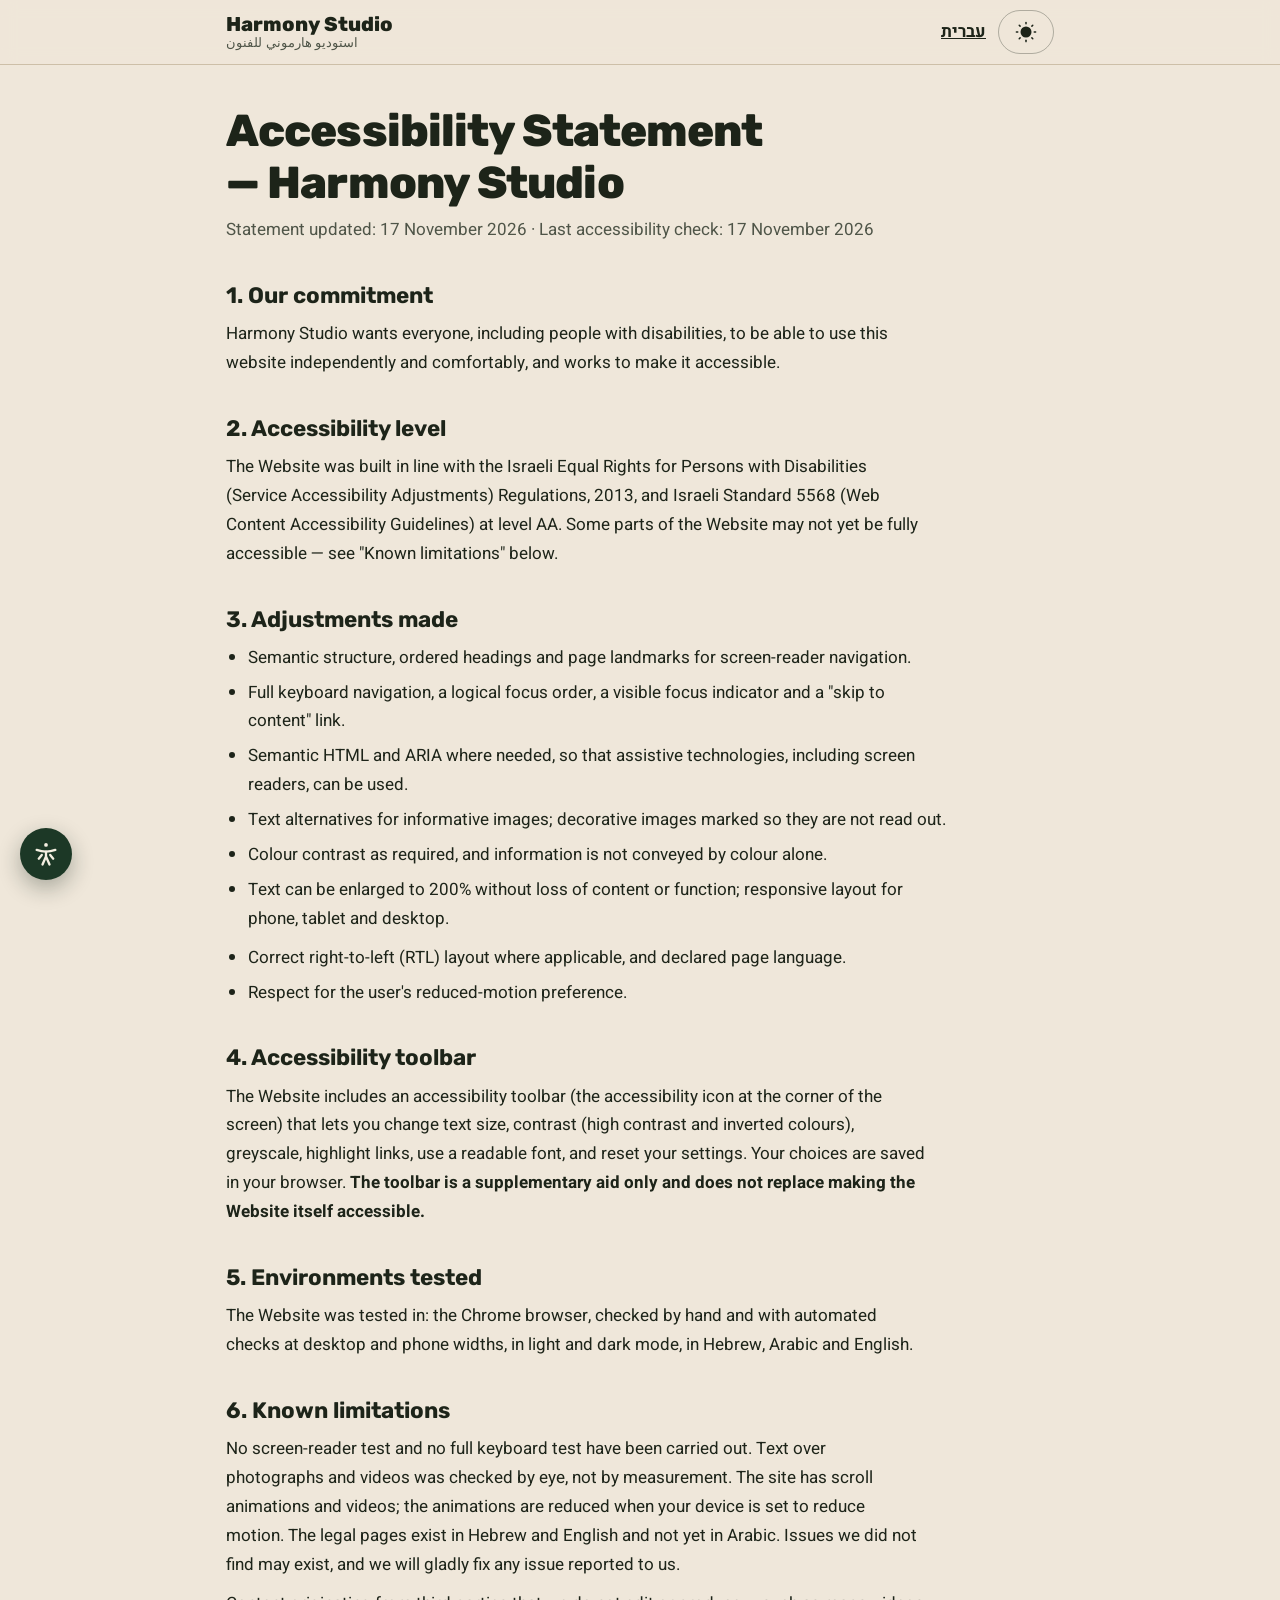
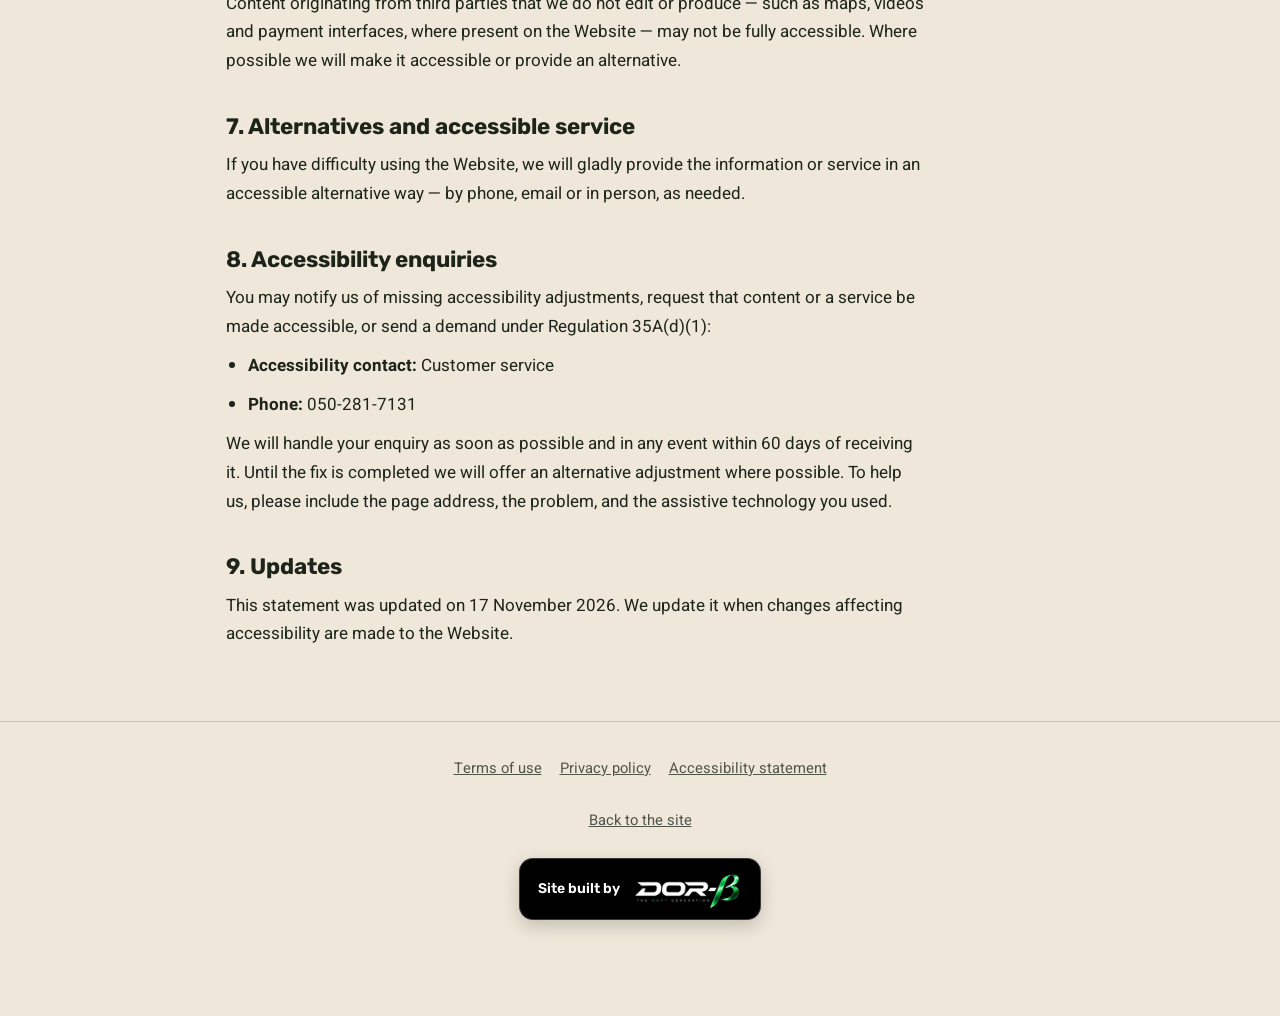
<file: accessibility-en.html>
<!doctype html>
<html lang="en" dir="ltr">
<head>
<meta charset="utf-8">
<meta name="viewport" content="width=device-width,initial-scale=1,viewport-fit=cover">
<script>try{var t=localStorage.getItem('site-theme');document.documentElement.dataset.theme=t||'light'}catch(e){document.documentElement.dataset.theme='light'}</script>
<title>Accessibility statement · Harmony Studio</title>
<meta name="robots" content="noindex,nofollow">
<link rel="stylesheet" href="shared/fonts.css">
<link rel="stylesheet" href="shared/fonts-rubik.css">
<link rel="stylesheet" href="shared/theme-reveal.css">
<link rel="stylesheet" href="shared/a11y.css">
<style>
  /* Harmony Studio legal pages: the home page's clay, olive and sand tokens, both themes. */
  :root,:root[data-theme=light]{--bg:#efe7da;--surface:#f6f0e6;--fg:#1d2419;--muted:#4f5548;--line:#cdbfa8;--clay:#a2461f;--olive:#33482f;--sand:#d9b98a;color-scheme:light}
  :root[data-theme=dark]{--bg:#12160f;--surface:#1c2218;--fg:#ece4d6;--muted:#b3ab9c;--line:#323a2c;--clay:#e07a52;--olive:#22301f;--sand:#c9a46e;color-scheme:dark}
  *,*::before,*::after{box-sizing:border-box}
  body{margin:0;background:var(--bg);color:var(--fg);font:400 1.0625rem/1.7 Heebo,"Noto Sans Arabic",Tahoma,system-ui,sans-serif;overflow-x:hidden}
  a{color:inherit}
  .skip{position:absolute;inset-inline-start:1rem;top:-4rem;background:var(--fg);color:var(--bg);padding:.6rem 1rem;z-index:300;border-radius:8px}
  .skip:focus{top:1rem}
  :focus-visible{outline:3px solid var(--clay);outline-offset:3px}
  .bar{position:sticky;top:0;z-index:50;background:color-mix(in oklab,var(--bg) 92%,transparent);backdrop-filter:blur(8px);border-bottom:1px solid var(--line)}
  .bar__in{max-width:860px;margin:0 auto;padding:10px 16px;display:flex;align-items:center;justify-content:space-between;gap:12px}
  .brand{display:inline-flex;flex-direction:column;text-decoration:none;font:800 1.25rem/1.1 Rubik,"Noto Sans Arabic",sans-serif;min-height:44px;justify-content:center}
  .brand small{font:400 .8rem/1.3 "Noto Sans Arabic",Tahoma,sans-serif;color:var(--muted)}
  .bar a.back{display:inline-flex;align-items:center;min-height:44px;font-weight:600;padding-inline:4px}
  .bar__end{display:flex;align-items:center;gap:8px}
  main{max-width:860px;margin:0 auto;padding:40px 16px 72px}
  h1{font:800 clamp(2rem,6vw,2.8rem)/1.15 Rubik,"Noto Sans Arabic",sans-serif;margin:0 0 8px;letter-spacing:-.02em;text-wrap:balance}
  .updated{color:var(--muted);margin:0 0 32px}
  .legal h2{font:700 1.4rem/1.3 Rubik,"Noto Sans Arabic",sans-serif;margin:36px 0 10px}
  .legal h3{font-size:1.1rem;margin:22px 0 8px}
  .legal p,.legal li{max-width:70ch}
  .legal p{margin:0}
  .legal p+p{margin-top:10px}
  .legal ul,.legal ol{list-style:disc;padding-inline-start:22px;display:grid;gap:6px;margin:10px 0}
  .legal ol{list-style:decimal}
  .legal a{color:var(--clay);font-weight:500}
  .legal blockquote{border-inline-start:4px solid var(--sand);padding:8px 16px;margin:16px 0;background:var(--surface);border-radius:8px}
  .legal .tablewrap{overflow-x:auto;margin:14px 0;max-width:100%}
  .legal table{border-collapse:collapse;min-width:520px;width:100%;background:var(--surface)}
  .legal th,.legal td{border:1px solid var(--line);padding:8px 10px;text-align:start;vertical-align:top;font-size:.95rem}
  .legal th{background:color-mix(in oklab,var(--sand) 35%,var(--surface))}
  footer{border-top:1px solid var(--line);padding:24px 16px 96px;text-align:center;color:var(--muted);font-size:.92rem}
  footer nav{display:flex;flex-wrap:wrap;justify-content:center;gap:4px 18px;margin-bottom:8px}
  footer a{display:inline-flex;align-items:center;min-height:44px}
  footer p{margin:0}
  footer p:last-of-type{margin-top:16px}
  .dorb-credit{display:inline-flex;align-items:center;gap:12px;padding:10px 18px;min-height:48px;border-radius:14px;background:#000;color:#fff;border:1px solid rgba(255,255,255,.22);box-shadow:0 6px 18px rgba(0,0,0,.18);text-decoration:none;font:600 14px/1.2 Rubik,Heebo,"Noto Sans Arabic",sans-serif;transition:transform .2s,box-shadow .2s}.dorb-credit:hover{transform:translateY(-2px);box-shadow:0 10px 24px rgba(0,0,0,.25)}.dorb-credit img{display:block;width:110px;height:auto;mix-blend-mode:screen}.dorb-credit:focus-visible{outline:3px solid var(--clay);outline-offset:3px}
</style>
</head>
<body>
<a class="skip" href="#main">Skip to content</a>
<header class="bar">
  <div class="bar__in">
    <a class="brand" href="./" aria-label="Harmony Studio, back to the site">Harmony Studio<small lang="ar">استوديو هارموني للفنون</small></a>
    <div class="bar__end">
      <a class="back" href="accessibility.html" lang="he">עברית</a>
      <button class="tr-toggle" type="button" role="switch" aria-checked="false" aria-label="Dark mode">
        <svg viewBox="0 0 24 24" aria-hidden="true"><defs><mask id="tr-moon-l"><rect x="-4" y="-4" width="32" height="32" fill="white"/><circle class="tr-shadow" cx="17" cy="7" r="6" fill="black"/></mask></defs><g class="tr-rays"><line x1="12" y1="1.5" x2="12" y2="3"/><line x1="12" y1="21" x2="12" y2="22.5"/><line x1="1.5" y1="12" x2="3" y2="12"/><line x1="21" y1="12" x2="22.5" y2="12"/><line x1="4.6" y1="4.6" x2="5.6" y2="5.6"/><line x1="18.4" y1="18.4" x2="19.4" y2="19.4"/><line x1="4.6" y1="19.4" x2="5.6" y2="18.4"/><line x1="18.4" y1="5.6" x2="19.4" y2="4.6"/></g><circle class="tr-body" cx="12" cy="12" r="6" mask="url(#tr-moon-l)"/></svg>
      </button>
    </div>
  </div>
</header>
<main id="main">
  <h1>Accessibility Statement — Harmony Studio</h1>
  <p class="updated">Statement updated: 17 November 2026 · Last accessibility check: 17 November 2026</p>
  <div class="legal">
<h2>1. Our commitment</h2>
    <p>Harmony Studio wants everyone, including people with disabilities, to be able to use this website independently and comfortably, and works to make it accessible.</p>
    <h2>2. Accessibility level</h2>
    <p>The Website was built in line with the Israeli Equal Rights for Persons with Disabilities (Service Accessibility Adjustments) Regulations, 2013, and Israeli Standard 5568 (Web Content Accessibility Guidelines) at level AA. Some parts of the Website may not yet be fully accessible — see "Known limitations" below.</p>
    <h2>3. Adjustments made</h2>
    <ul><li>Semantic structure, ordered headings and page landmarks for screen-reader navigation.</li><li>Full keyboard navigation, a logical focus order, a visible focus indicator and a "skip to content" link.</li><li>Semantic HTML and ARIA where needed, so that assistive technologies, including screen readers, can be used.</li><li>Text alternatives for informative images; decorative images marked so they are not read out.</li><li>Colour contrast as required, and information is not conveyed by colour alone.</li><li>Text can be enlarged to 200% without loss of content or function; responsive layout for phone, tablet and desktop.</li></ul>
    <ul><li>Correct right-to-left (RTL) layout where applicable, and declared page language.</li><li>Respect for the user's reduced-motion preference.</li></ul>
    <h2>4. Accessibility toolbar</h2>
    <p>The Website includes an accessibility toolbar (the accessibility icon at the corner of the screen) that lets you change text size, contrast (high contrast and inverted colours), greyscale, highlight links, use a readable font, and reset your settings. Your choices are saved in your browser. <strong>The toolbar is a supplementary aid only and does not replace making the Website itself accessible.</strong></p>
    <h2>5. Environments tested</h2>
    <p>The Website was tested in: the Chrome browser, checked by hand and with automated checks at desktop and phone widths, in light and dark mode, in Hebrew, Arabic and English.</p>
    <h2>6. Known limitations</h2>
    <p>No screen-reader test and no full keyboard test have been carried out. Text over photographs and videos was checked by eye, not by measurement. The site has scroll animations and videos; the animations are reduced when your device is set to reduce motion. The legal pages exist in Hebrew and English and not yet in Arabic. Issues we did not find may exist, and we will gladly fix any issue reported to us.</p>
    <p>Content originating from third parties that we do not edit or produce — such as maps, videos and payment interfaces, where present on the Website — may not be fully accessible. Where possible we will make it accessible or provide an alternative.</p>
    <h2>7. Alternatives and accessible service</h2>
    <p>If you have difficulty using the Website, we will gladly provide the information or service in an accessible alternative way — by phone, email or in person, as needed.</p>
    <a id="contact"></a>
    <h2>8. Accessibility enquiries</h2>
    <p>You may notify us of missing accessibility adjustments, request that content or a service be made accessible, or send a demand under Regulation 35A(d)(1):</p>
    <ul><li><strong>Accessibility contact:</strong> Customer service</li></ul>
    <ul><li><strong>Phone:</strong> 050-281-7131</li></ul>
    <p>We will handle your enquiry as soon as possible and in any event within 60 days of receiving it. Until the fix is completed we will offer an alternative adjustment where possible. To help us, please include the page address, the problem, and the assistive technology you used.</p>
    <h2>9. Updates</h2>
    <p>This statement was updated on 17 November 2026. We update it when changes affecting accessibility are made to the Website.</p>
  </div>
</main>
<footer>
  <nav aria-label="Legal information"><a href="terms-en.html">Terms of use</a><a href="privacy-en.html">Privacy policy</a><a href="accessibility-en.html">Accessibility statement</a></nav>
  <p><a href="./">Back to the site</a></p>
  <p><a class="dorb-credit" href="https://dor-b.co.il" target="_blank" rel="noopener">Site built by <img src="img/dorb-logo.png" alt="DOR-B" width="110" height="40"></a></p>
</footer>
<script>/* wide tables scroll sideways on a phone: make each one reachable and scrollable by keyboard */ document.querySelectorAll(".tablewrap").forEach(function (w) { w.tabIndex = 0; w.setAttribute("role", "region"); w.setAttribute("aria-label", document.documentElement.lang === "en" ? "Table (scrolls sideways)" : "טבלה (נגללת לצדדים)"); });</script>
<script src="shared/theme-reveal.js"></script>
<script src="shared/a11y.js"></script>
</body>
</html>
</file>
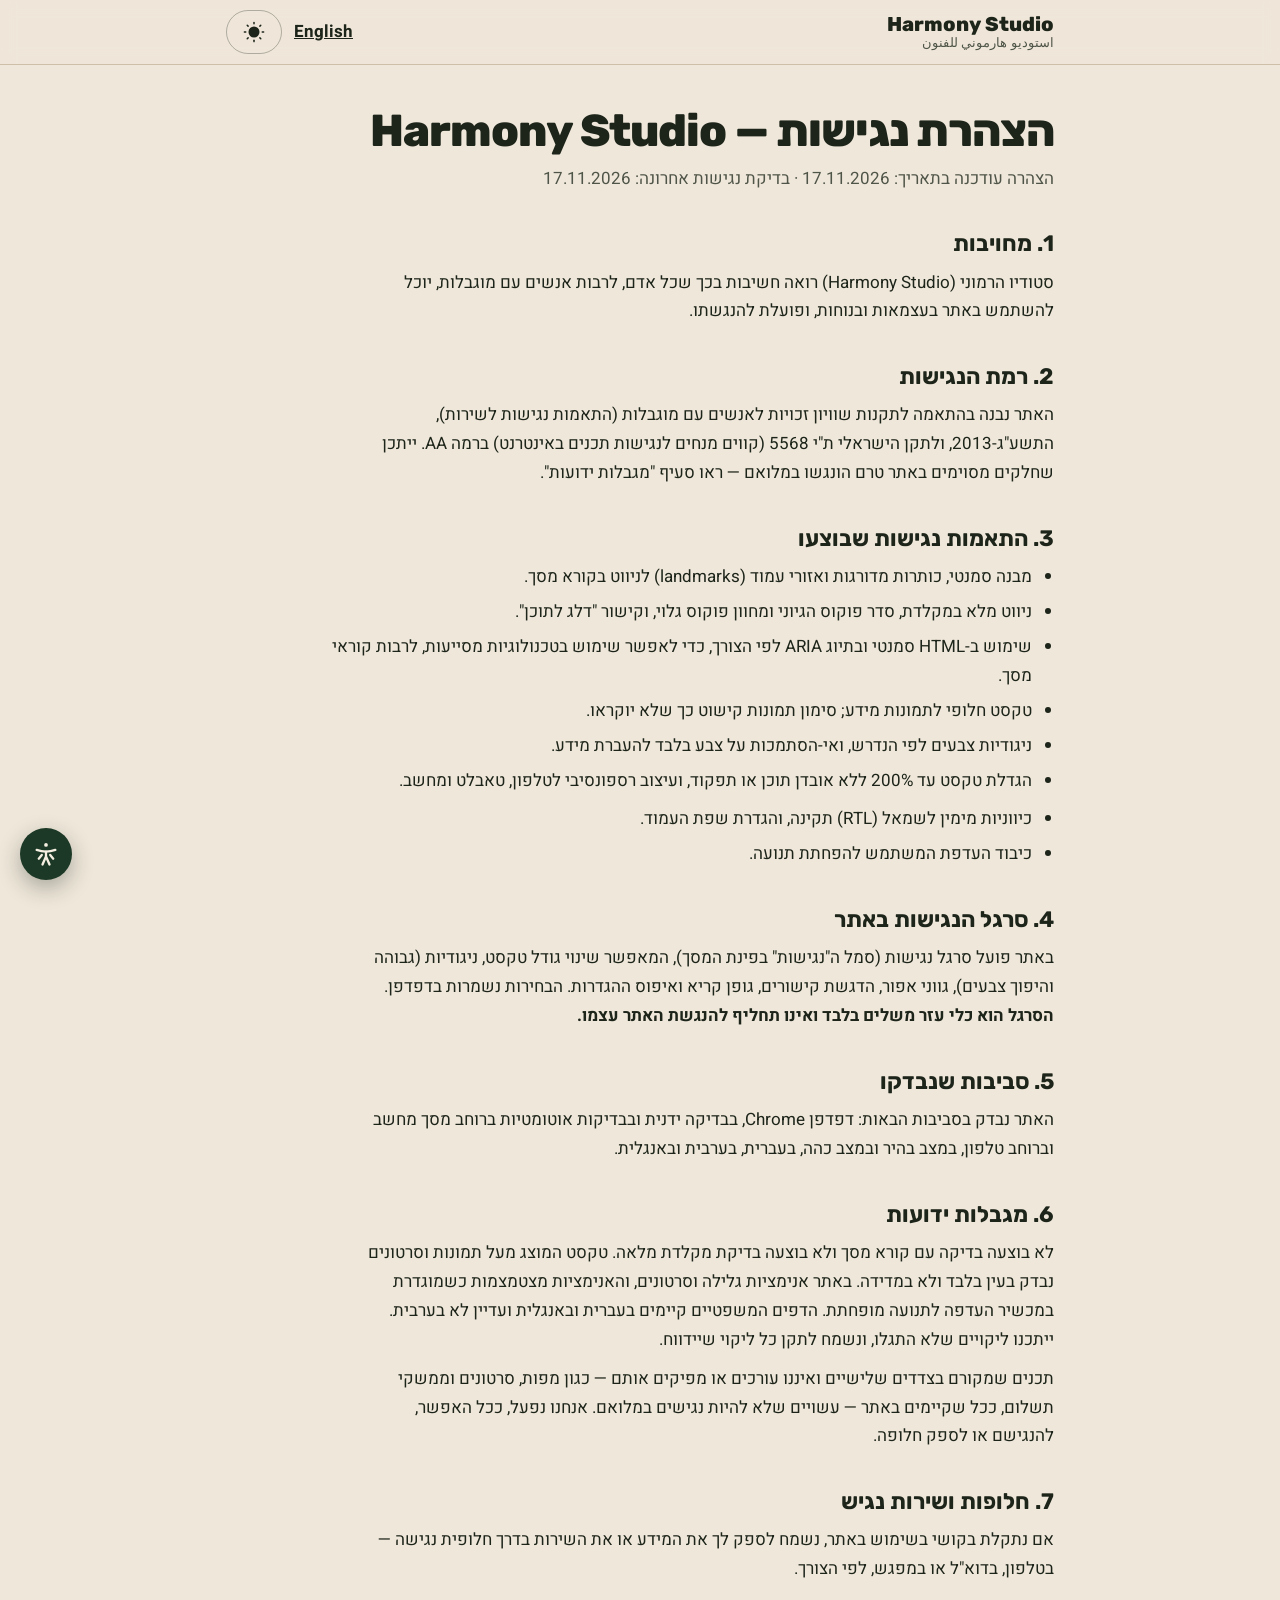
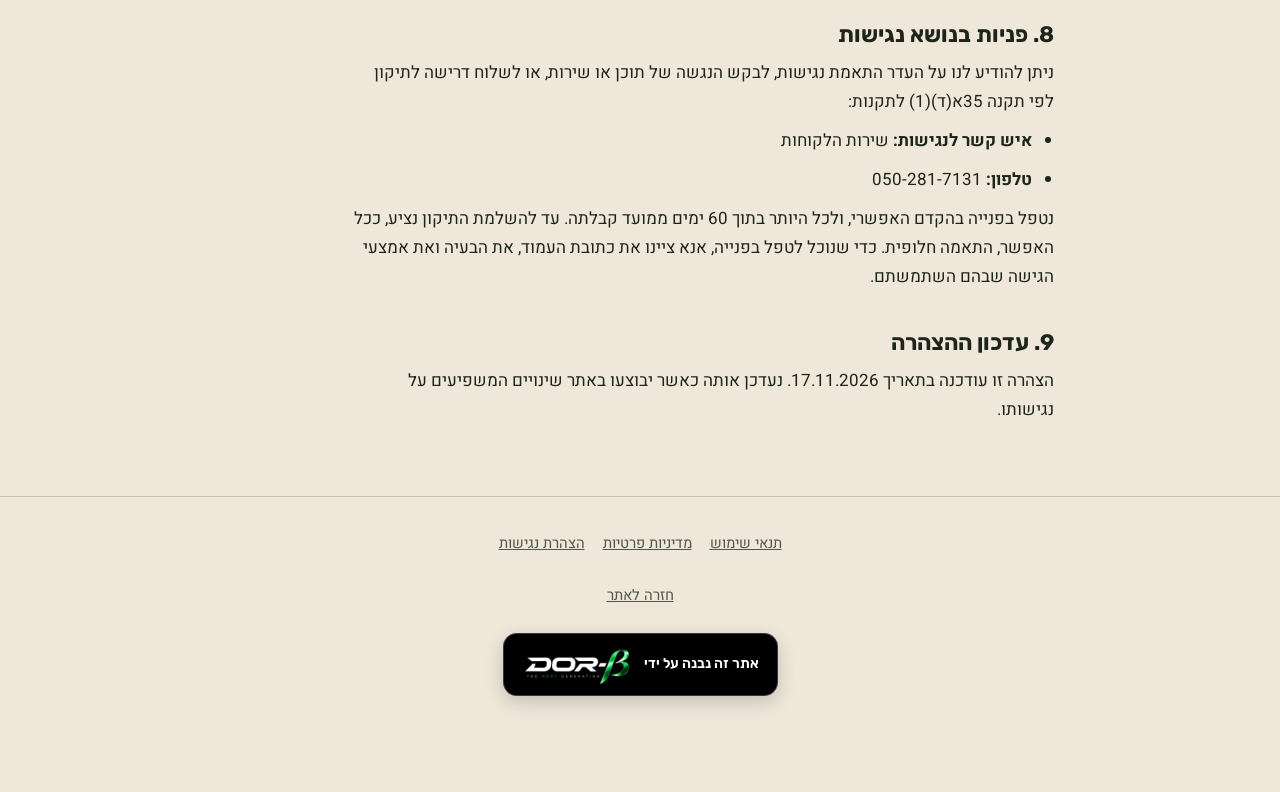
<file: accessibility.html>
<!doctype html>
<html lang="he" dir="rtl">
<head>
<meta charset="utf-8">
<meta name="viewport" content="width=device-width,initial-scale=1,viewport-fit=cover">
<script>try{var t=localStorage.getItem('site-theme');document.documentElement.dataset.theme=t||'light'}catch(e){document.documentElement.dataset.theme='light'}</script>
<title>הצהרת נגישות · Harmony Studio</title>
<meta name="robots" content="noindex,nofollow">
<link rel="stylesheet" href="shared/fonts.css">
<link rel="stylesheet" href="shared/fonts-rubik.css">
<link rel="stylesheet" href="shared/theme-reveal.css">
<link rel="stylesheet" href="shared/a11y.css">
<style>
  /* Harmony Studio legal pages: the home page's clay, olive and sand tokens, both themes. */
  :root,:root[data-theme=light]{--bg:#efe7da;--surface:#f6f0e6;--fg:#1d2419;--muted:#4f5548;--line:#cdbfa8;--clay:#a2461f;--olive:#33482f;--sand:#d9b98a;color-scheme:light}
  :root[data-theme=dark]{--bg:#12160f;--surface:#1c2218;--fg:#ece4d6;--muted:#b3ab9c;--line:#323a2c;--clay:#e07a52;--olive:#22301f;--sand:#c9a46e;color-scheme:dark}
  *,*::before,*::after{box-sizing:border-box}
  body{margin:0;background:var(--bg);color:var(--fg);font:400 1.0625rem/1.7 Heebo,"Noto Sans Arabic",Tahoma,system-ui,sans-serif;overflow-x:hidden}
  a{color:inherit}
  .skip{position:absolute;inset-inline-start:1rem;top:-4rem;background:var(--fg);color:var(--bg);padding:.6rem 1rem;z-index:300;border-radius:8px}
  .skip:focus{top:1rem}
  :focus-visible{outline:3px solid var(--clay);outline-offset:3px}
  .bar{position:sticky;top:0;z-index:50;background:color-mix(in oklab,var(--bg) 92%,transparent);backdrop-filter:blur(8px);border-bottom:1px solid var(--line)}
  .bar__in{max-width:860px;margin:0 auto;padding:10px 16px;display:flex;align-items:center;justify-content:space-between;gap:12px}
  .brand{display:inline-flex;flex-direction:column;text-decoration:none;font:800 1.25rem/1.1 Rubik,"Noto Sans Arabic",sans-serif;min-height:44px;justify-content:center}
  .brand small{font:400 .8rem/1.3 "Noto Sans Arabic",Tahoma,sans-serif;color:var(--muted)}
  .bar a.back{display:inline-flex;align-items:center;min-height:44px;font-weight:600;padding-inline:4px}
  .bar__end{display:flex;align-items:center;gap:8px}
  main{max-width:860px;margin:0 auto;padding:40px 16px 72px}
  h1{font:800 clamp(2rem,6vw,2.8rem)/1.15 Rubik,"Noto Sans Arabic",sans-serif;margin:0 0 8px;letter-spacing:-.02em;text-wrap:balance}
  .updated{color:var(--muted);margin:0 0 32px}
  .legal h2{font:700 1.4rem/1.3 Rubik,"Noto Sans Arabic",sans-serif;margin:36px 0 10px}
  .legal h3{font-size:1.1rem;margin:22px 0 8px}
  .legal p,.legal li{max-width:70ch}
  .legal p{margin:0}
  .legal p+p{margin-top:10px}
  .legal ul,.legal ol{list-style:disc;padding-inline-start:22px;display:grid;gap:6px;margin:10px 0}
  .legal ol{list-style:decimal}
  .legal a{color:var(--clay);font-weight:500}
  .legal blockquote{border-inline-start:4px solid var(--sand);padding:8px 16px;margin:16px 0;background:var(--surface);border-radius:8px}
  .legal .tablewrap{overflow-x:auto;margin:14px 0;max-width:100%}
  .legal table{border-collapse:collapse;min-width:520px;width:100%;background:var(--surface)}
  .legal th,.legal td{border:1px solid var(--line);padding:8px 10px;text-align:start;vertical-align:top;font-size:.95rem}
  .legal th{background:color-mix(in oklab,var(--sand) 35%,var(--surface))}
  footer{border-top:1px solid var(--line);padding:24px 16px 96px;text-align:center;color:var(--muted);font-size:.92rem}
  footer nav{display:flex;flex-wrap:wrap;justify-content:center;gap:4px 18px;margin-bottom:8px}
  footer a{display:inline-flex;align-items:center;min-height:44px}
  footer p{margin:0}
  footer p:last-of-type{margin-top:16px}
  .dorb-credit{display:inline-flex;align-items:center;gap:12px;padding:10px 18px;min-height:48px;border-radius:14px;background:#000;color:#fff;border:1px solid rgba(255,255,255,.22);box-shadow:0 6px 18px rgba(0,0,0,.18);text-decoration:none;font:600 14px/1.2 Rubik,Heebo,"Noto Sans Arabic",sans-serif;transition:transform .2s,box-shadow .2s}.dorb-credit:hover{transform:translateY(-2px);box-shadow:0 10px 24px rgba(0,0,0,.25)}.dorb-credit img{display:block;width:110px;height:auto;mix-blend-mode:screen}.dorb-credit:focus-visible{outline:3px solid var(--clay);outline-offset:3px}
</style>
</head>
<body>
<a class="skip" href="#main">דילוג לתוכן</a>
<header class="bar">
  <div class="bar__in">
    <a class="brand" href="./" aria-label="Harmony Studio, חזרה לאתר">Harmony Studio<small lang="ar">استوديو هارموني للفنون</small></a>
    <div class="bar__end">
      <a class="back" href="accessibility-en.html" lang="en">English</a>
      <button class="tr-toggle" type="button" role="switch" aria-checked="false" aria-label="מצב כהה">
        <svg viewBox="0 0 24 24" aria-hidden="true"><defs><mask id="tr-moon-l"><rect x="-4" y="-4" width="32" height="32" fill="white"/><circle class="tr-shadow" cx="17" cy="7" r="6" fill="black"/></mask></defs><g class="tr-rays"><line x1="12" y1="1.5" x2="12" y2="3"/><line x1="12" y1="21" x2="12" y2="22.5"/><line x1="1.5" y1="12" x2="3" y2="12"/><line x1="21" y1="12" x2="22.5" y2="12"/><line x1="4.6" y1="4.6" x2="5.6" y2="5.6"/><line x1="18.4" y1="18.4" x2="19.4" y2="19.4"/><line x1="4.6" y1="19.4" x2="5.6" y2="18.4"/><line x1="18.4" y1="5.6" x2="19.4" y2="4.6"/></g><circle class="tr-body" cx="12" cy="12" r="6" mask="url(#tr-moon-l)"/></svg>
      </button>
    </div>
  </div>
</header>
<main id="main">
  <h1>הצהרת נגישות — Harmony Studio</h1>
  <p class="updated">הצהרה עודכנה בתאריך: 17.11.2026 · בדיקת נגישות אחרונה: 17.11.2026</p>
  <div class="legal">
<h2>1. מחויבות</h2>
    <p>סטודיו הרמוני (Harmony Studio) רואה חשיבות בכך שכל אדם, לרבות אנשים עם מוגבלות, יוכל להשתמש באתר בעצמאות ובנוחות, ופועלת להנגשתו.</p>
    <h2>2. רמת הנגישות</h2>
    <p>האתר נבנה בהתאמה לתקנות שוויון זכויות לאנשים עם מוגבלות (התאמות נגישות לשירות), התשע"ג-2013, ולתקן הישראלי ת"י 5568 (קווים מנחים לנגישות תכנים באינטרנט) ברמה AA. ייתכן שחלקים מסוימים באתר טרם הונגשו במלואם — ראו סעיף "מגבלות ידועות".</p>
    <h2>3. התאמות נגישות שבוצעו</h2>
    <ul><li>מבנה סמנטי, כותרות מדורגות ואזורי עמוד (landmarks) לניווט בקורא מסך.</li><li>ניווט מלא במקלדת, סדר פוקוס הגיוני ומחוון פוקוס גלוי, וקישור "דלג לתוכן".</li><li>שימוש ב-HTML סמנטי ובתיוג ARIA לפי הצורך, כדי לאפשר שימוש בטכנולוגיות מסייעות, לרבות קוראי מסך.</li><li>טקסט חלופי לתמונות מידע; סימון תמונות קישוט כך שלא יוקראו.</li><li>ניגודיות צבעים לפי הנדרש, ואי-הסתמכות על צבע בלבד להעברת מידע.</li><li>הגדלת טקסט עד 200% ללא אובדן תוכן או תפקוד, ועיצוב רספונסיבי לטלפון, טאבלט ומחשב.</li></ul>
    <ul><li>כיווניות מימין לשמאל (RTL) תקינה, והגדרת שפת העמוד.</li><li>כיבוד העדפת המשתמש להפחתת תנועה.</li></ul>
    <h2>4. סרגל הנגישות באתר</h2>
    <p>באתר פועל סרגל נגישות (סמל ה"נגישות" בפינת המסך), המאפשר שינוי גודל טקסט, ניגודיות (גבוהה והיפוך צבעים), גווני אפור, הדגשת קישורים, גופן קריא ואיפוס ההגדרות. הבחירות נשמרות בדפדפן. <strong>הסרגל הוא כלי עזר משלים בלבד ואינו תחליף להנגשת האתר עצמו.</strong></p>
    <h2>5. סביבות שנבדקו</h2>
    <p>האתר נבדק בסביבות הבאות: דפדפן Chrome, בבדיקה ידנית ובבדיקות אוטומטיות ברוחב מסך מחשב וברוחב טלפון, במצב בהיר ובמצב כהה, בעברית, בערבית ובאנגלית.</p>
    <h2>6. מגבלות ידועות</h2>
    <p>לא בוצעה בדיקה עם קורא מסך ולא בוצעה בדיקת מקלדת מלאה. טקסט המוצג מעל תמונות וסרטונים נבדק בעין בלבד ולא במדידה. באתר אנימציות גלילה וסרטונים, והאנימציות מצטמצמות כשמוגדרת במכשיר העדפה לתנועה מופחתת. הדפים המשפטיים קיימים בעברית ובאנגלית ועדיין לא בערבית. ייתכנו ליקויים שלא התגלו, ונשמח לתקן כל ליקוי שיידווח.</p>
    <p>תכנים שמקורם בצדדים שלישיים ואיננו עורכים או מפיקים אותם — כגון מפות, סרטונים וממשקי תשלום, ככל שקיימים באתר — עשויים שלא להיות נגישים במלואם. אנחנו נפעל, ככל האפשר, להנגישם או לספק חלופה.</p>
    <h2>7. חלופות ושירות נגיש</h2>
    <p>אם נתקלת בקושי בשימוש באתר, נשמח לספק לך את המידע או את השירות בדרך חלופית נגישה — בטלפון, בדוא"ל או במפגש, לפי הצורך.</p>
    <a id="contact"></a>
    <h2>8. פניות בנושא נגישות</h2>
    <p>ניתן להודיע לנו על העדר התאמת נגישות, לבקש הנגשה של תוכן או שירות, או לשלוח דרישה לתיקון לפי תקנה 35א(ד)(1) לתקנות:</p>
    <ul><li><strong>איש קשר לנגישות:</strong> שירות הלקוחות</li></ul>
    <ul><li><strong>טלפון:</strong> 050-281-7131</li></ul>
    <p>נטפל בפנייה בהקדם האפשרי, ולכל היותר בתוך 60 ימים ממועד קבלתה. עד להשלמת התיקון נציע, ככל האפשר, התאמה חלופית. כדי שנוכל לטפל בפנייה, אנא ציינו את כתובת העמוד, את הבעיה ואת אמצעי הגישה שבהם השתמשתם.</p>
    <h2>9. עדכון ההצהרה</h2>
    <p>הצהרה זו עודכנה בתאריך 17.11.2026. נעדכן אותה כאשר יבוצעו באתר שינויים המשפיעים על נגישותו.</p>
  </div>
</main>
<footer>
  <nav aria-label="מידע משפטי"><a href="terms.html">תנאי שימוש</a><a href="privacy.html">מדיניות פרטיות</a><a href="accessibility.html">הצהרת נגישות</a></nav>
  <p><a href="./">חזרה לאתר</a></p>
  <p><a class="dorb-credit" href="https://dor-b.co.il" target="_blank" rel="noopener">אתר זה נבנה על ידי <img src="img/dorb-logo.png" alt="DOR-B" width="110" height="40"></a></p>
</footer>
<script>/* wide tables scroll sideways on a phone: make each one reachable and scrollable by keyboard */ document.querySelectorAll(".tablewrap").forEach(function (w) { w.tabIndex = 0; w.setAttribute("role", "region"); w.setAttribute("aria-label", document.documentElement.lang === "en" ? "Table (scrolls sideways)" : "טבלה (נגללת לצדדים)"); });</script>
<script src="shared/theme-reveal.js"></script>
<script src="shared/a11y.js"></script>
</body>
</html>
</file>
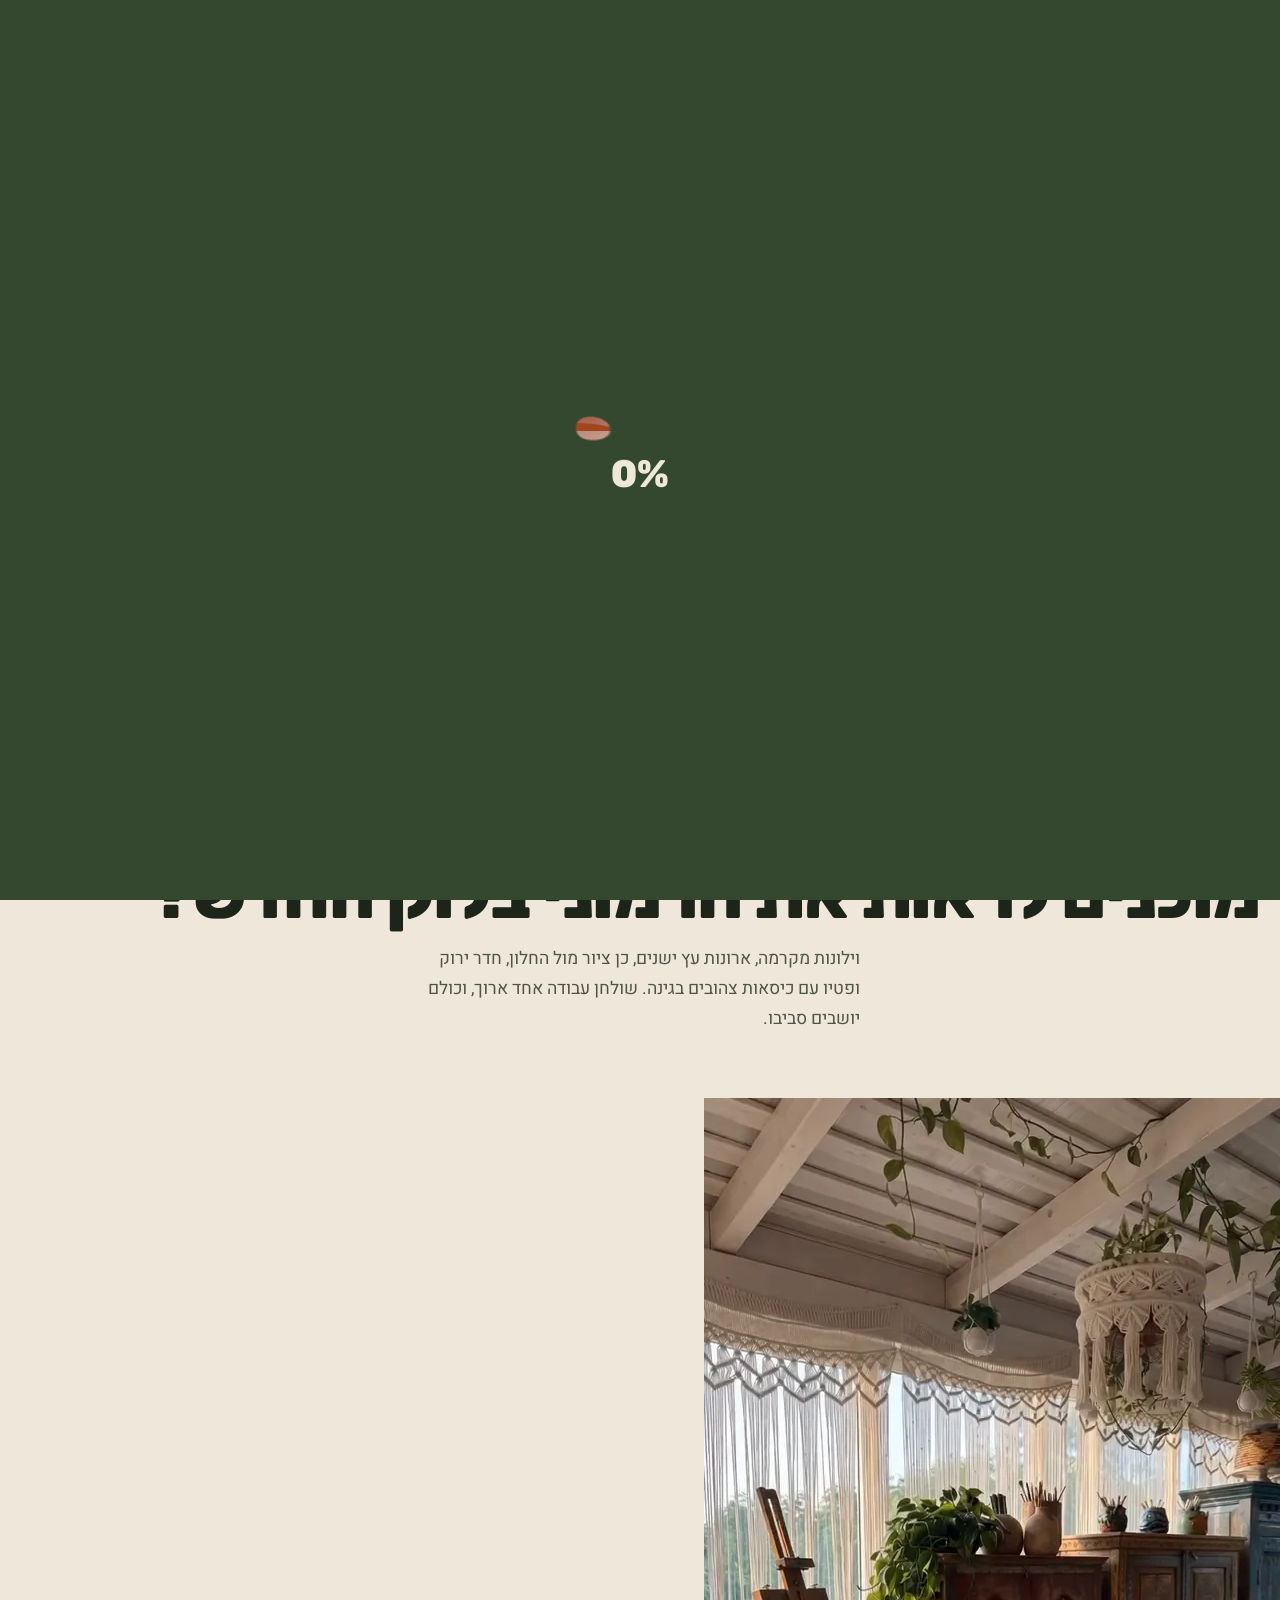
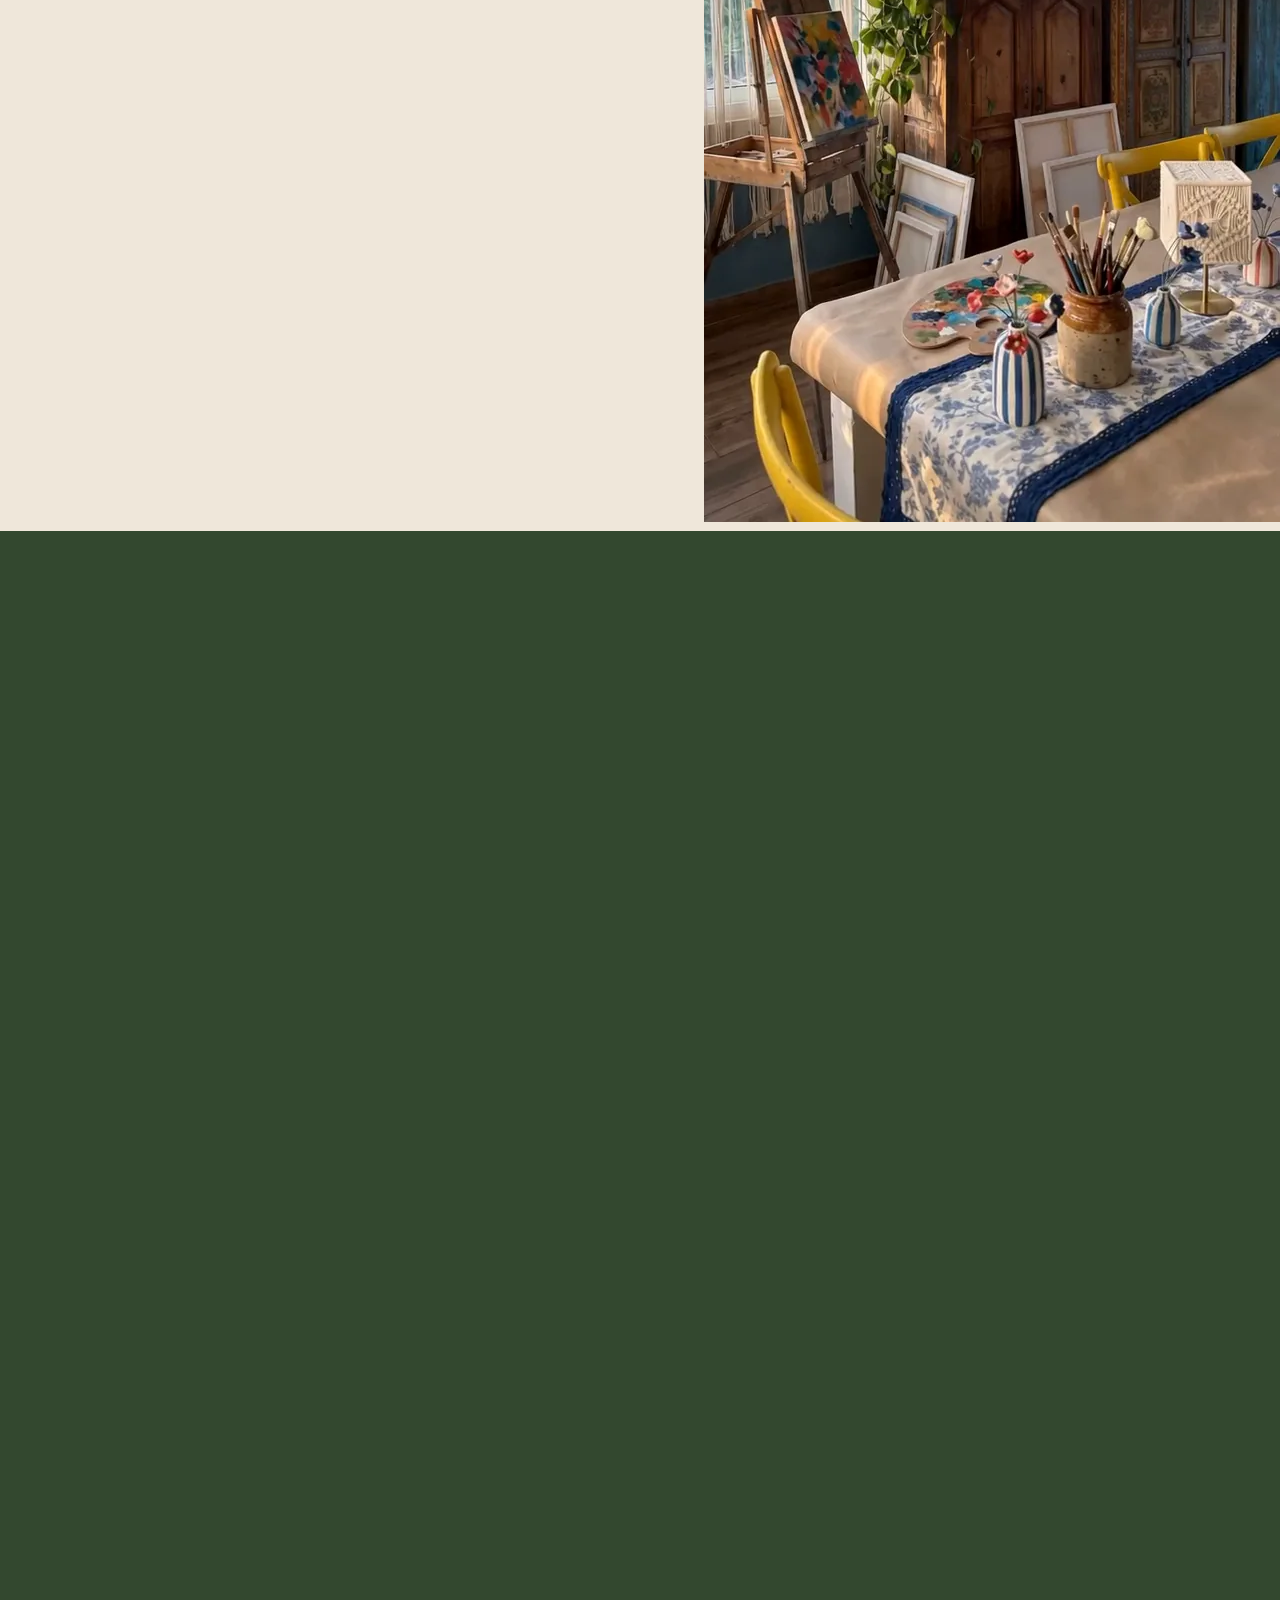
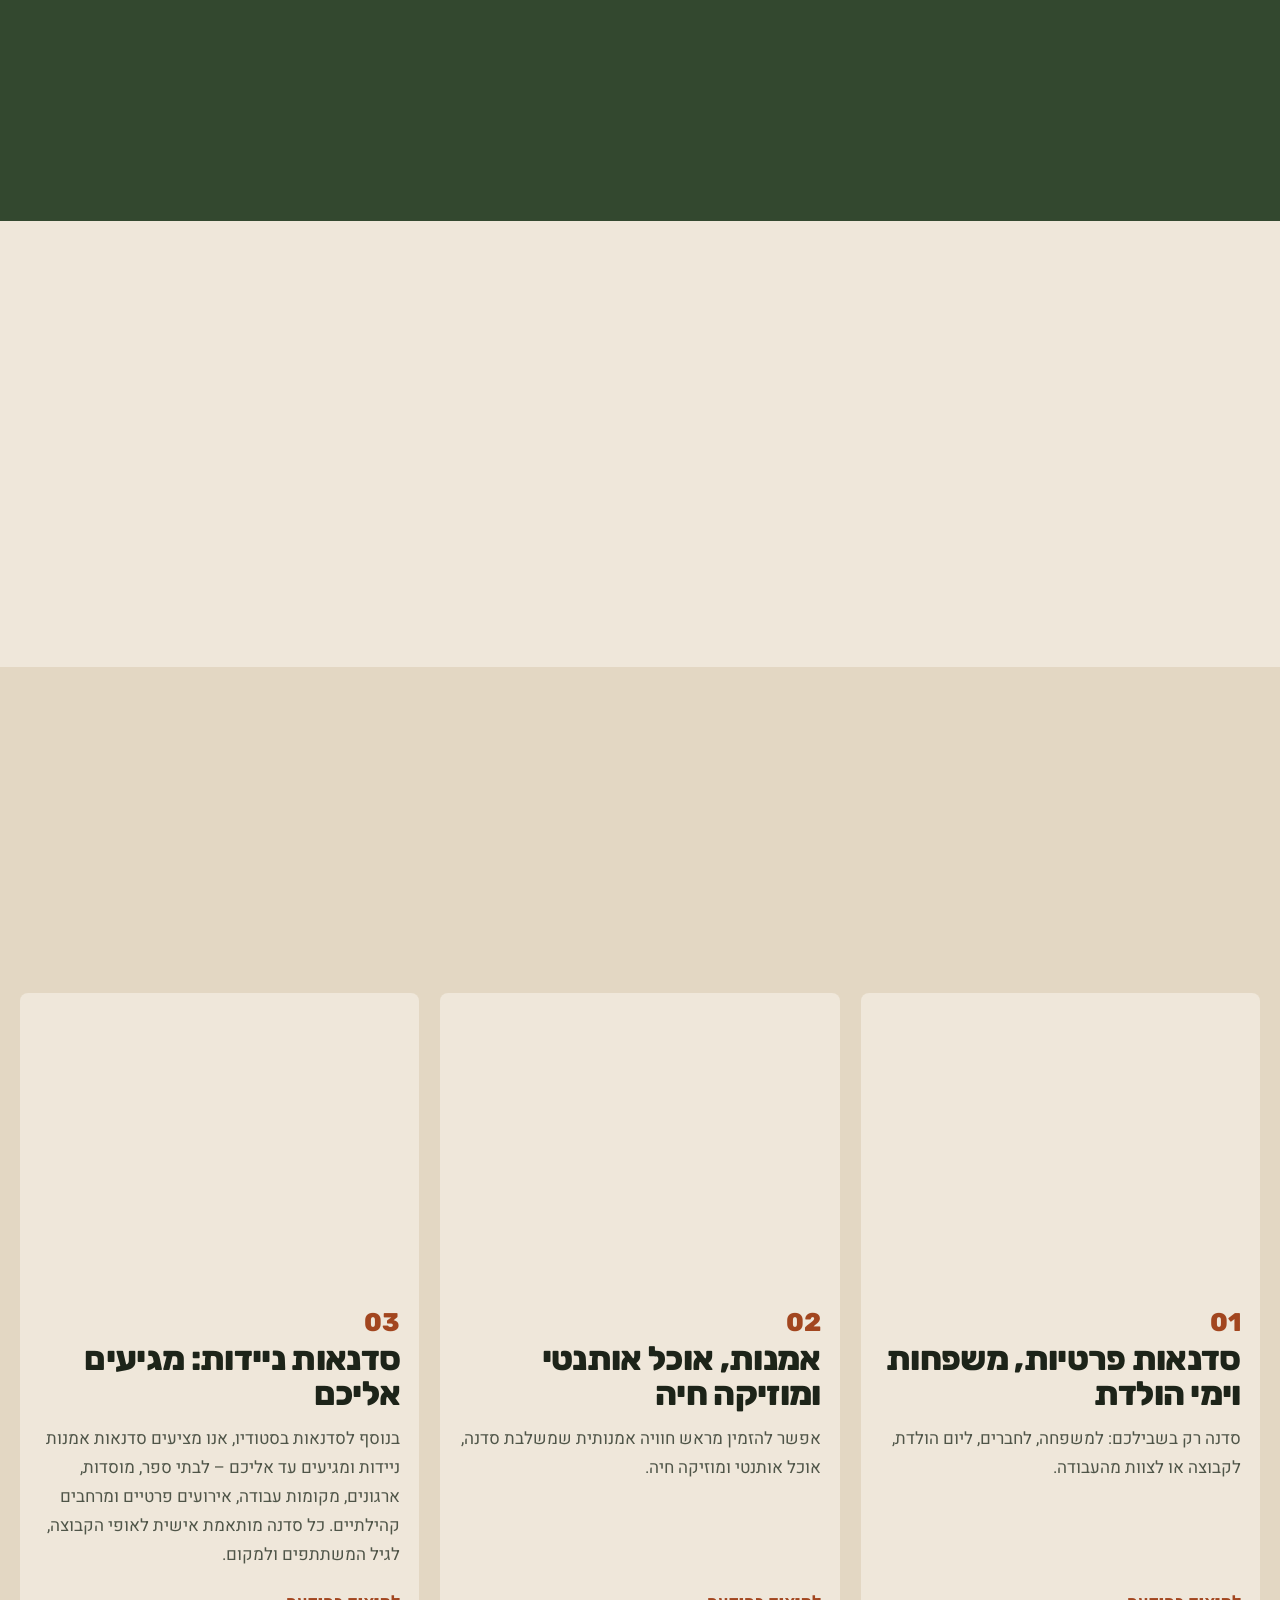
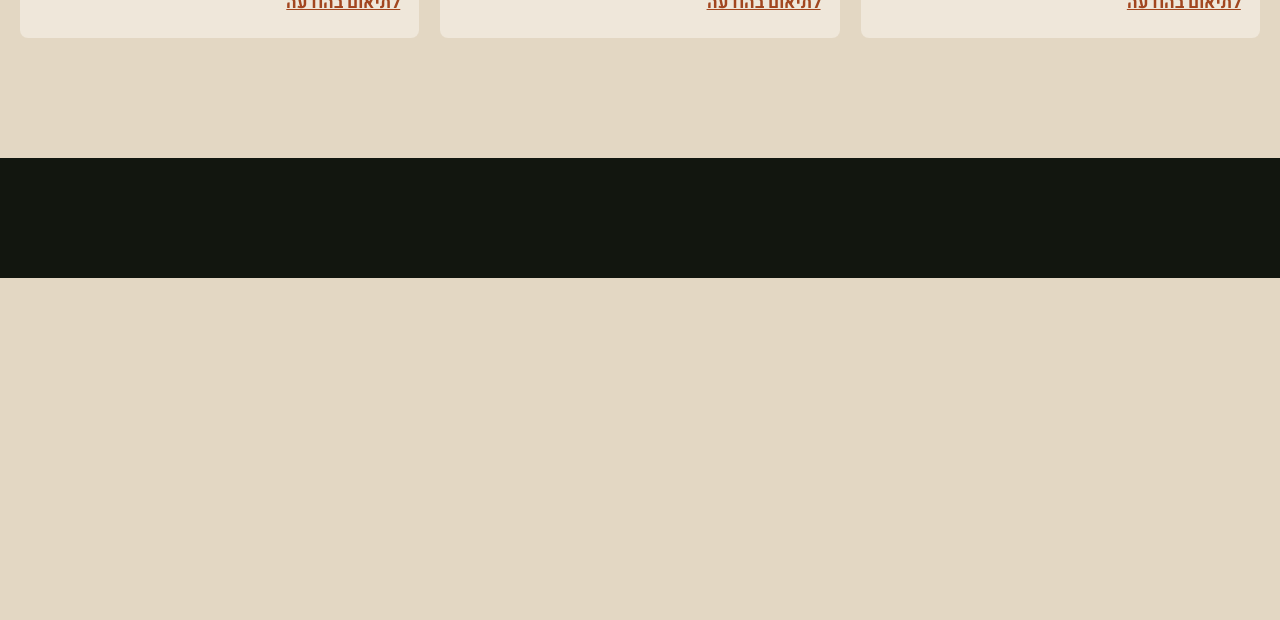
<file: b.html>
<!doctype html><html lang="he" dir="rtl"><head><meta charset="utf-8"><meta name="robots" content="noindex"><meta http-equiv="refresh" content="0;url=./"><title>Harmony Studio</title></head><body><a href="./">Harmony Studio</a></body></html>
</file>
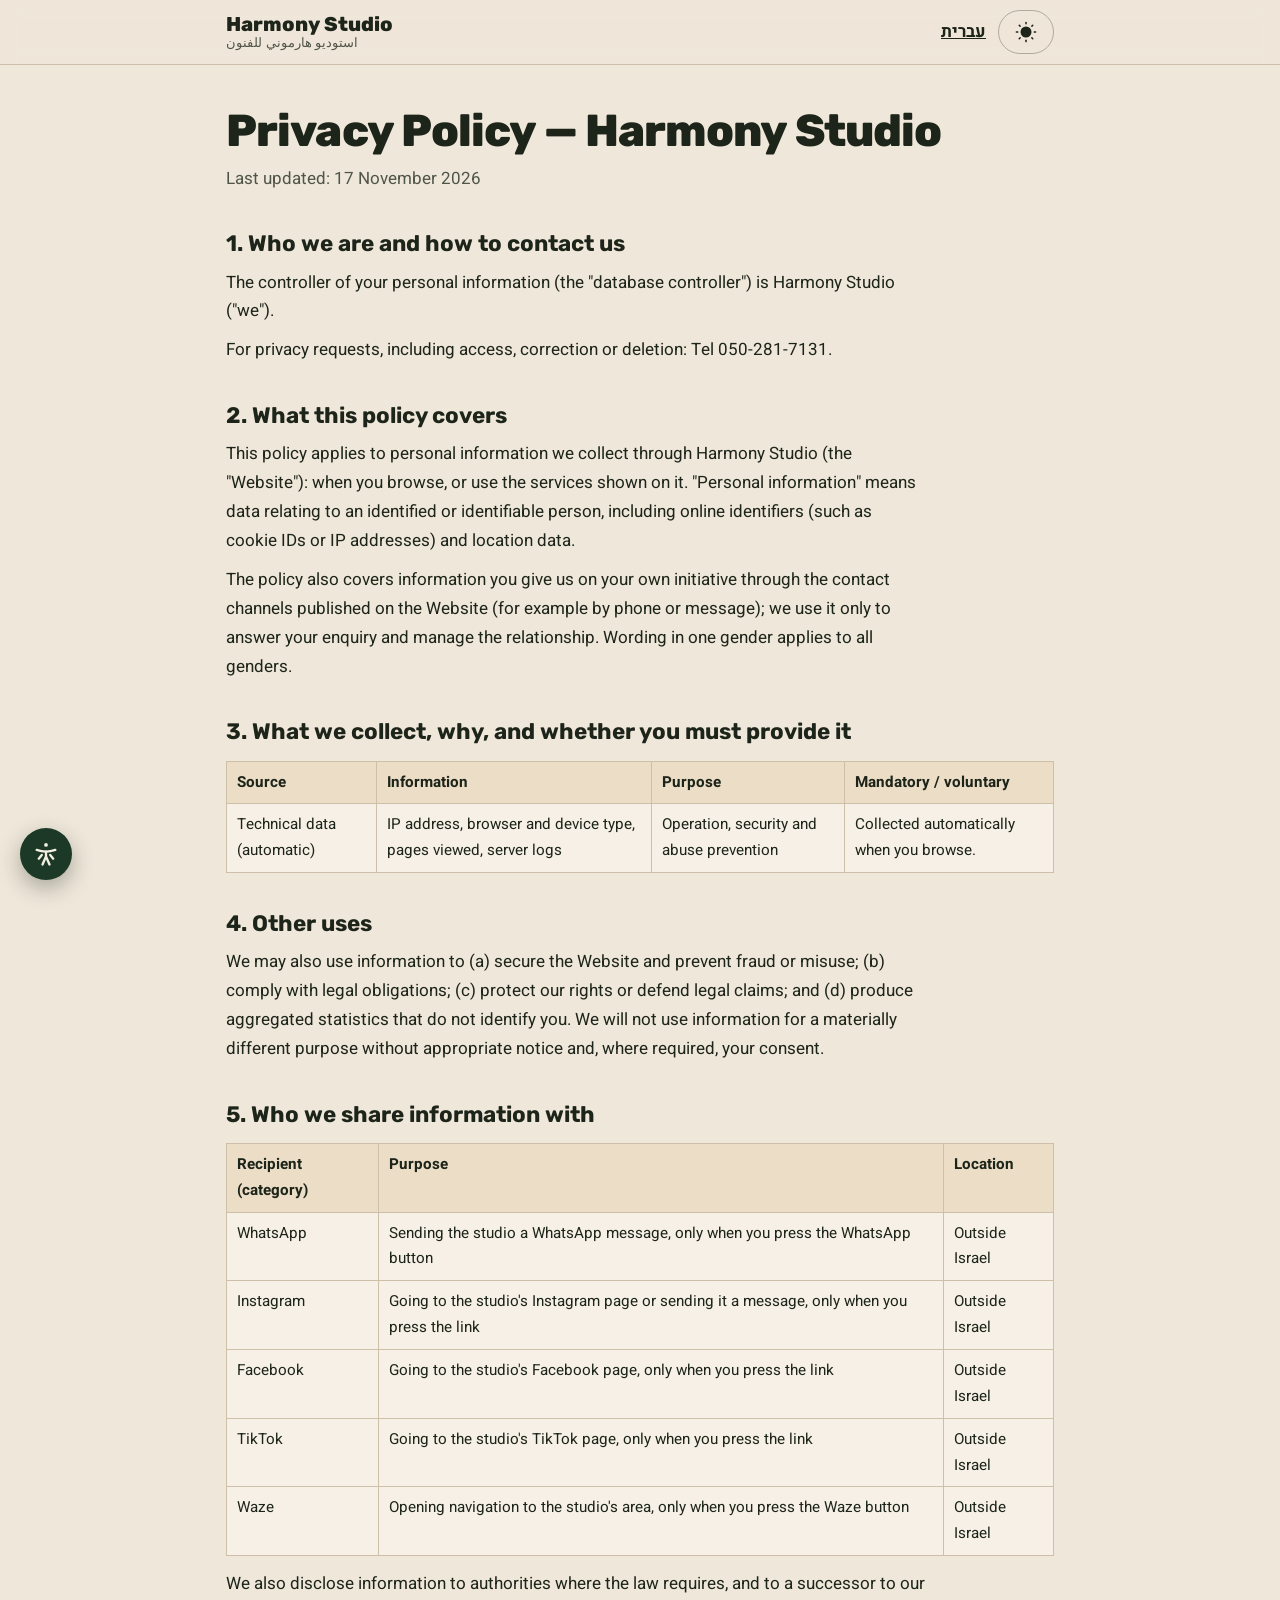
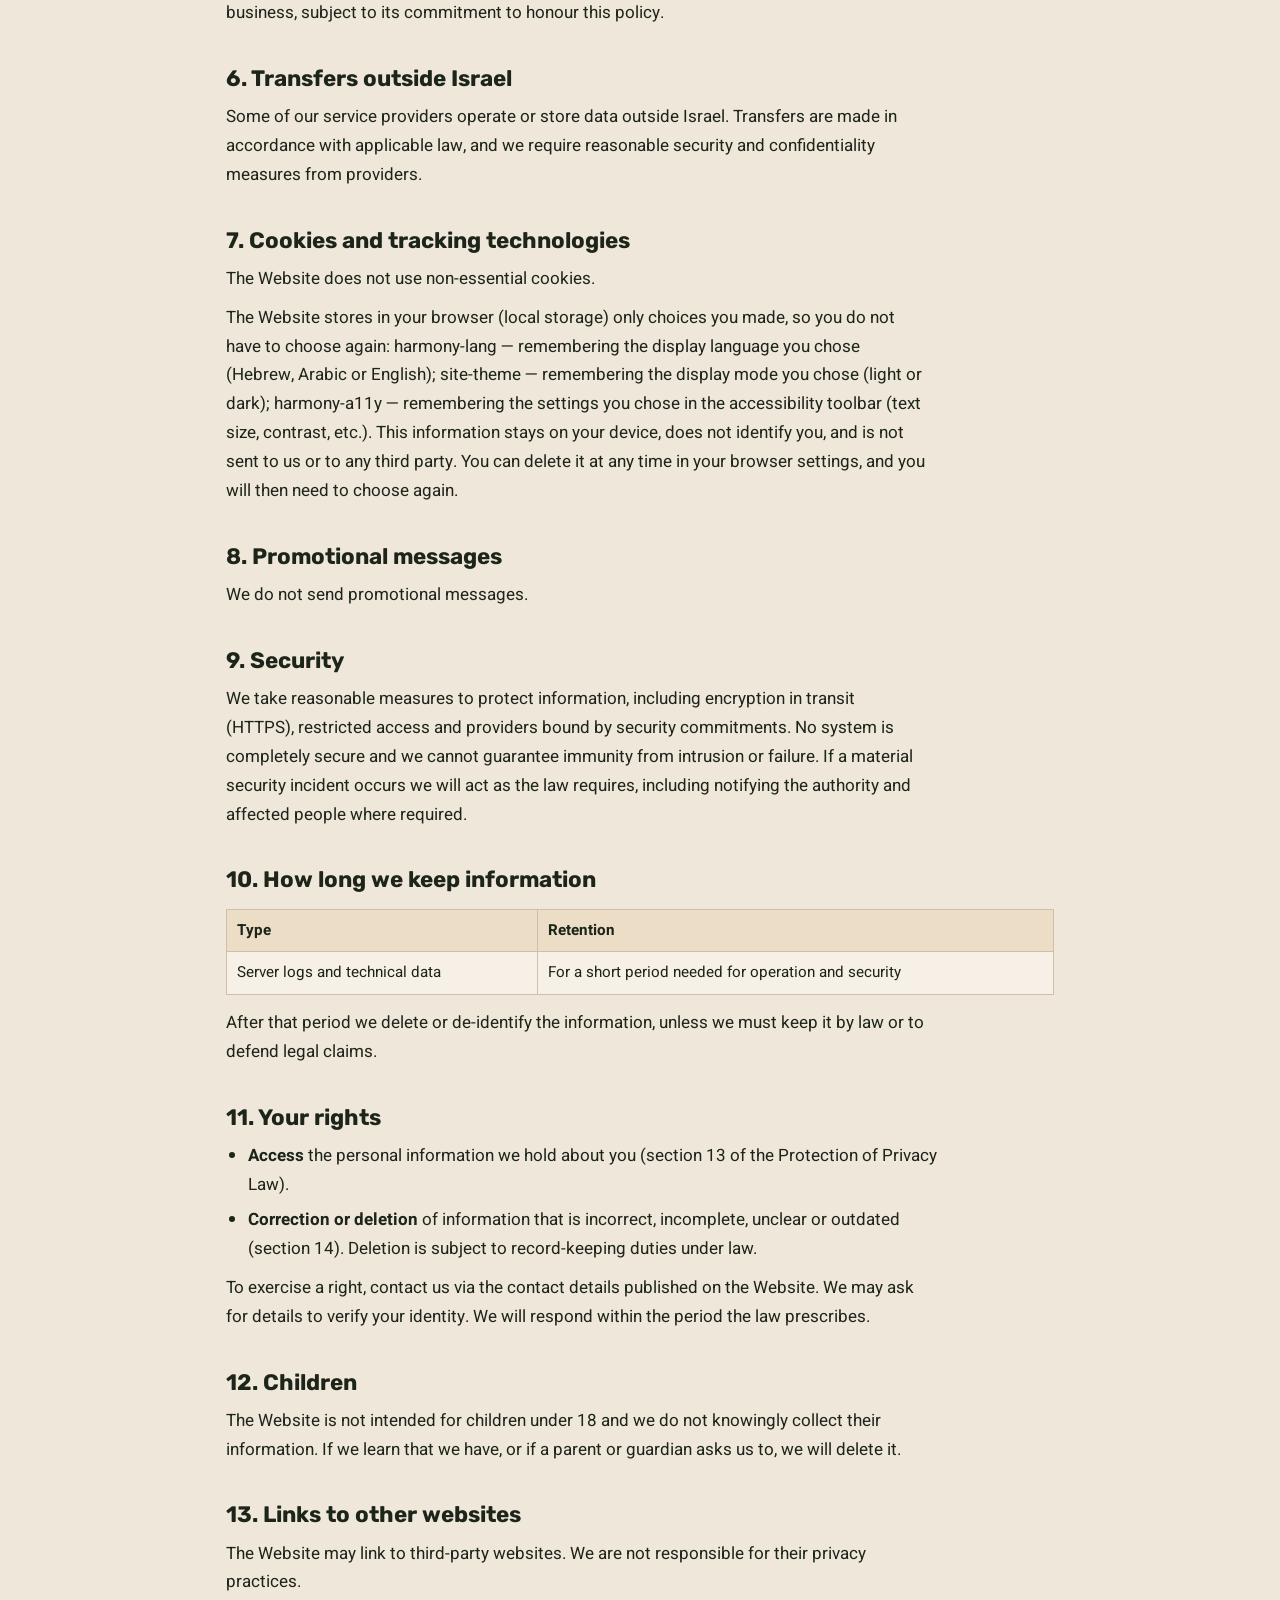
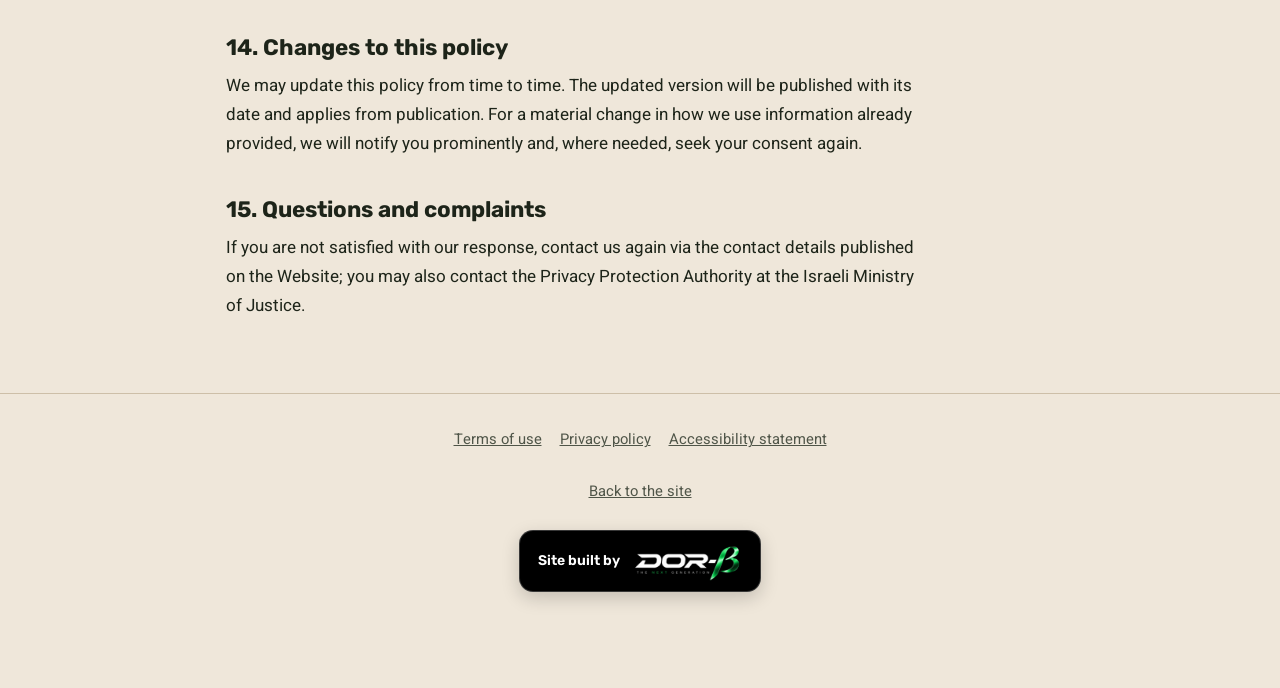
<file: privacy-en.html>
<!doctype html>
<html lang="en" dir="ltr">
<head>
<meta charset="utf-8">
<meta name="viewport" content="width=device-width,initial-scale=1,viewport-fit=cover">
<script>try{var t=localStorage.getItem('site-theme');document.documentElement.dataset.theme=t||'light'}catch(e){document.documentElement.dataset.theme='light'}</script>
<title>Privacy policy · Harmony Studio</title>
<meta name="robots" content="noindex,nofollow">
<link rel="stylesheet" href="shared/fonts.css">
<link rel="stylesheet" href="shared/fonts-rubik.css">
<link rel="stylesheet" href="shared/theme-reveal.css">
<link rel="stylesheet" href="shared/a11y.css">
<style>
  /* Harmony Studio legal pages: the home page's clay, olive and sand tokens, both themes. */
  :root,:root[data-theme=light]{--bg:#efe7da;--surface:#f6f0e6;--fg:#1d2419;--muted:#4f5548;--line:#cdbfa8;--clay:#a2461f;--olive:#33482f;--sand:#d9b98a;color-scheme:light}
  :root[data-theme=dark]{--bg:#12160f;--surface:#1c2218;--fg:#ece4d6;--muted:#b3ab9c;--line:#323a2c;--clay:#e07a52;--olive:#22301f;--sand:#c9a46e;color-scheme:dark}
  *,*::before,*::after{box-sizing:border-box}
  body{margin:0;background:var(--bg);color:var(--fg);font:400 1.0625rem/1.7 Heebo,"Noto Sans Arabic",Tahoma,system-ui,sans-serif;overflow-x:hidden}
  a{color:inherit}
  .skip{position:absolute;inset-inline-start:1rem;top:-4rem;background:var(--fg);color:var(--bg);padding:.6rem 1rem;z-index:300;border-radius:8px}
  .skip:focus{top:1rem}
  :focus-visible{outline:3px solid var(--clay);outline-offset:3px}
  .bar{position:sticky;top:0;z-index:50;background:color-mix(in oklab,var(--bg) 92%,transparent);backdrop-filter:blur(8px);border-bottom:1px solid var(--line)}
  .bar__in{max-width:860px;margin:0 auto;padding:10px 16px;display:flex;align-items:center;justify-content:space-between;gap:12px}
  .brand{display:inline-flex;flex-direction:column;text-decoration:none;font:800 1.25rem/1.1 Rubik,"Noto Sans Arabic",sans-serif;min-height:44px;justify-content:center}
  .brand small{font:400 .8rem/1.3 "Noto Sans Arabic",Tahoma,sans-serif;color:var(--muted)}
  .bar a.back{display:inline-flex;align-items:center;min-height:44px;font-weight:600;padding-inline:4px}
  .bar__end{display:flex;align-items:center;gap:8px}
  main{max-width:860px;margin:0 auto;padding:40px 16px 72px}
  h1{font:800 clamp(2rem,6vw,2.8rem)/1.15 Rubik,"Noto Sans Arabic",sans-serif;margin:0 0 8px;letter-spacing:-.02em;text-wrap:balance}
  .updated{color:var(--muted);margin:0 0 32px}
  .legal h2{font:700 1.4rem/1.3 Rubik,"Noto Sans Arabic",sans-serif;margin:36px 0 10px}
  .legal h3{font-size:1.1rem;margin:22px 0 8px}
  .legal p,.legal li{max-width:70ch}
  .legal p{margin:0}
  .legal p+p{margin-top:10px}
  .legal ul,.legal ol{list-style:disc;padding-inline-start:22px;display:grid;gap:6px;margin:10px 0}
  .legal ol{list-style:decimal}
  .legal a{color:var(--clay);font-weight:500}
  .legal blockquote{border-inline-start:4px solid var(--sand);padding:8px 16px;margin:16px 0;background:var(--surface);border-radius:8px}
  .legal .tablewrap{overflow-x:auto;margin:14px 0;max-width:100%}
  .legal table{border-collapse:collapse;min-width:520px;width:100%;background:var(--surface)}
  .legal th,.legal td{border:1px solid var(--line);padding:8px 10px;text-align:start;vertical-align:top;font-size:.95rem}
  .legal th{background:color-mix(in oklab,var(--sand) 35%,var(--surface))}
  footer{border-top:1px solid var(--line);padding:24px 16px 96px;text-align:center;color:var(--muted);font-size:.92rem}
  footer nav{display:flex;flex-wrap:wrap;justify-content:center;gap:4px 18px;margin-bottom:8px}
  footer a{display:inline-flex;align-items:center;min-height:44px}
  footer p{margin:0}
  footer p:last-of-type{margin-top:16px}
  .dorb-credit{display:inline-flex;align-items:center;gap:12px;padding:10px 18px;min-height:48px;border-radius:14px;background:#000;color:#fff;border:1px solid rgba(255,255,255,.22);box-shadow:0 6px 18px rgba(0,0,0,.18);text-decoration:none;font:600 14px/1.2 Rubik,Heebo,"Noto Sans Arabic",sans-serif;transition:transform .2s,box-shadow .2s}.dorb-credit:hover{transform:translateY(-2px);box-shadow:0 10px 24px rgba(0,0,0,.25)}.dorb-credit img{display:block;width:110px;height:auto;mix-blend-mode:screen}.dorb-credit:focus-visible{outline:3px solid var(--clay);outline-offset:3px}
</style>
</head>
<body>
<a class="skip" href="#main">Skip to content</a>
<header class="bar">
  <div class="bar__in">
    <a class="brand" href="./" aria-label="Harmony Studio, back to the site">Harmony Studio<small lang="ar">استوديو هارموني للفنون</small></a>
    <div class="bar__end">
      <a class="back" href="privacy.html" lang="he">עברית</a>
      <button class="tr-toggle" type="button" role="switch" aria-checked="false" aria-label="Dark mode">
        <svg viewBox="0 0 24 24" aria-hidden="true"><defs><mask id="tr-moon-l"><rect x="-4" y="-4" width="32" height="32" fill="white"/><circle class="tr-shadow" cx="17" cy="7" r="6" fill="black"/></mask></defs><g class="tr-rays"><line x1="12" y1="1.5" x2="12" y2="3"/><line x1="12" y1="21" x2="12" y2="22.5"/><line x1="1.5" y1="12" x2="3" y2="12"/><line x1="21" y1="12" x2="22.5" y2="12"/><line x1="4.6" y1="4.6" x2="5.6" y2="5.6"/><line x1="18.4" y1="18.4" x2="19.4" y2="19.4"/><line x1="4.6" y1="19.4" x2="5.6" y2="18.4"/><line x1="18.4" y1="5.6" x2="19.4" y2="4.6"/></g><circle class="tr-body" cx="12" cy="12" r="6" mask="url(#tr-moon-l)"/></svg>
      </button>
    </div>
  </div>
</header>
<main id="main">
  <h1>Privacy Policy — Harmony Studio</h1>
  <p class="updated">Last updated: 17 November 2026</p>
  <div class="legal">
<h2>1. Who we are and how to contact us</h2>
    <p>The controller of your personal information (the "database controller") is Harmony Studio ("we").</p>
    <p>For privacy requests, including access, correction or deletion: Tel 050-281-7131.</p>
    <h2>2. What this policy covers</h2>
    <p>This policy applies to personal information we collect through Harmony Studio (the "Website"): when you browse, or use the services shown on it. "Personal information" means data relating to an identified or identifiable person, including online identifiers (such as cookie IDs or IP addresses) and location data.</p>
    <p>The policy also covers information you give us on your own initiative through the contact channels published on the Website (for example by phone or message); we use it only to answer your enquiry and manage the relationship. Wording in one gender applies to all genders.</p>
    <h2>3. What we collect, why, and whether you must provide it</h2>
    <div class="tablewrap"><table><thead><tr><th scope="col">Source</th><th scope="col">Information</th><th scope="col">Purpose</th><th scope="col">Mandatory / voluntary</th></tr></thead><tbody><tr><td>Technical data (automatic)</td><td>IP address, browser and device type, pages viewed, server logs</td><td>Operation, security and abuse prevention</td><td>Collected automatically when you browse.</td></tr></tbody></table></div>
    <h2>4. Other uses</h2>
    <p>We may also use information to (a) secure the Website and prevent fraud or misuse; (b) comply with legal obligations; (c) protect our rights or defend legal claims; and (d) produce aggregated statistics that do not identify you. We will not use information for a materially different purpose without appropriate notice and, where required, your consent.</p>
    <h2>5. Who we share information with</h2>
    <div class="tablewrap"><table><thead><tr><th scope="col">Recipient (category)</th><th scope="col">Purpose</th><th scope="col">Location</th></tr></thead><tbody><tr><td>WhatsApp</td><td>Sending the studio a WhatsApp message, only when you press the WhatsApp button</td><td>Outside Israel</td></tr><tr><td>Instagram</td><td>Going to the studio's Instagram page or sending it a message, only when you press the link</td><td>Outside Israel</td></tr><tr><td>Facebook</td><td>Going to the studio's Facebook page, only when you press the link</td><td>Outside Israel</td></tr><tr><td>TikTok</td><td>Going to the studio's TikTok page, only when you press the link</td><td>Outside Israel</td></tr><tr><td>Waze</td><td>Opening navigation to the studio's area, only when you press the Waze button</td><td>Outside Israel</td></tr></tbody></table></div>
    <p>We also disclose information to authorities where the law requires, and to a successor to our business, subject to its commitment to honour this policy.</p>
    <h2>6. Transfers outside Israel</h2>
    <p>Some of our service providers operate or store data outside Israel. Transfers are made in accordance with applicable law, and we require reasonable security and confidentiality measures from providers.</p>
    <a id="cookies"></a>
    <h2>7. Cookies and tracking technologies</h2>
    <p>The Website does not use non-essential cookies.</p>
    <p>The Website stores in your browser (local storage) only choices you made, so you do not have to choose again: harmony-lang — remembering the display language you chose (Hebrew, Arabic or English); site-theme — remembering the display mode you chose (light or dark); harmony-a11y — remembering the settings you chose in the accessibility toolbar (text size, contrast, etc.). This information stays on your device, does not identify you, and is not sent to us or to any third party. You can delete it at any time in your browser settings, and you will then need to choose again.</p>
    <h2>8. Promotional messages</h2>
    <p>We do not send promotional messages.</p>
    <h2>9. Security</h2>
    <p>We take reasonable measures to protect information, including encryption in transit (HTTPS), restricted access and providers bound by security commitments. No system is completely secure and we cannot guarantee immunity from intrusion or failure. If a material security incident occurs we will act as the law requires, including notifying the authority and affected people where required.</p>
    <h2>10. How long we keep information</h2>
    <div class="tablewrap"><table><thead><tr><th scope="col">Type</th><th scope="col">Retention</th></tr></thead><tbody><tr><td>Server logs and technical data</td><td>For a short period needed for operation and security</td></tr></tbody></table></div>
    <p>After that period we delete or de-identify the information, unless we must keep it by law or to defend legal claims.</p>
    <a id="rights"></a>
    <h2>11. Your rights</h2>
    <ul><li><strong>Access</strong> the personal information we hold about you (section 13 of the Protection of Privacy Law).</li><li><strong>Correction or deletion</strong> of information that is incorrect, incomplete, unclear or outdated (section 14). Deletion is subject to record-keeping duties under law.</li></ul>
    <p>To exercise a right, contact us via the contact details published on the Website. We may ask for details to verify your identity. We will respond within the period the law prescribes.</p>
    <h2>12. Children</h2>
    <p>The Website is not intended for children under 18 and we do not knowingly collect their information. If we learn that we have, or if a parent or guardian asks us to, we will delete it.</p>
    <h2>13. Links to other websites</h2>
    <p>The Website may link to third-party websites. We are not responsible for their privacy practices.</p>
    <h2>14. Changes to this policy</h2>
    <p>We may update this policy from time to time. The updated version will be published with its date and applies from publication. For a material change in how we use information already provided, we will notify you prominently and, where needed, seek your consent again.</p>
    <h2>15. Questions and complaints</h2>
    <p>If you are not satisfied with our response, contact us again via the contact details published on the Website; you may also contact the Privacy Protection Authority at the Israeli Ministry of Justice.</p>
  </div>
</main>
<footer>
  <nav aria-label="Legal information"><a href="terms-en.html">Terms of use</a><a href="privacy-en.html">Privacy policy</a><a href="accessibility-en.html">Accessibility statement</a></nav>
  <p><a href="./">Back to the site</a></p>
  <p><a class="dorb-credit" href="https://dor-b.co.il" target="_blank" rel="noopener">Site built by <img src="img/dorb-logo.png" alt="DOR-B" width="110" height="40"></a></p>
</footer>
<script>/* wide tables scroll sideways on a phone: make each one reachable and scrollable by keyboard */ document.querySelectorAll(".tablewrap").forEach(function (w) { w.tabIndex = 0; w.setAttribute("role", "region"); w.setAttribute("aria-label", document.documentElement.lang === "en" ? "Table (scrolls sideways)" : "טבלה (נגללת לצדדים)"); });</script>
<script src="shared/theme-reveal.js"></script>
<script src="shared/a11y.js"></script>
</body>
</html>
</file>
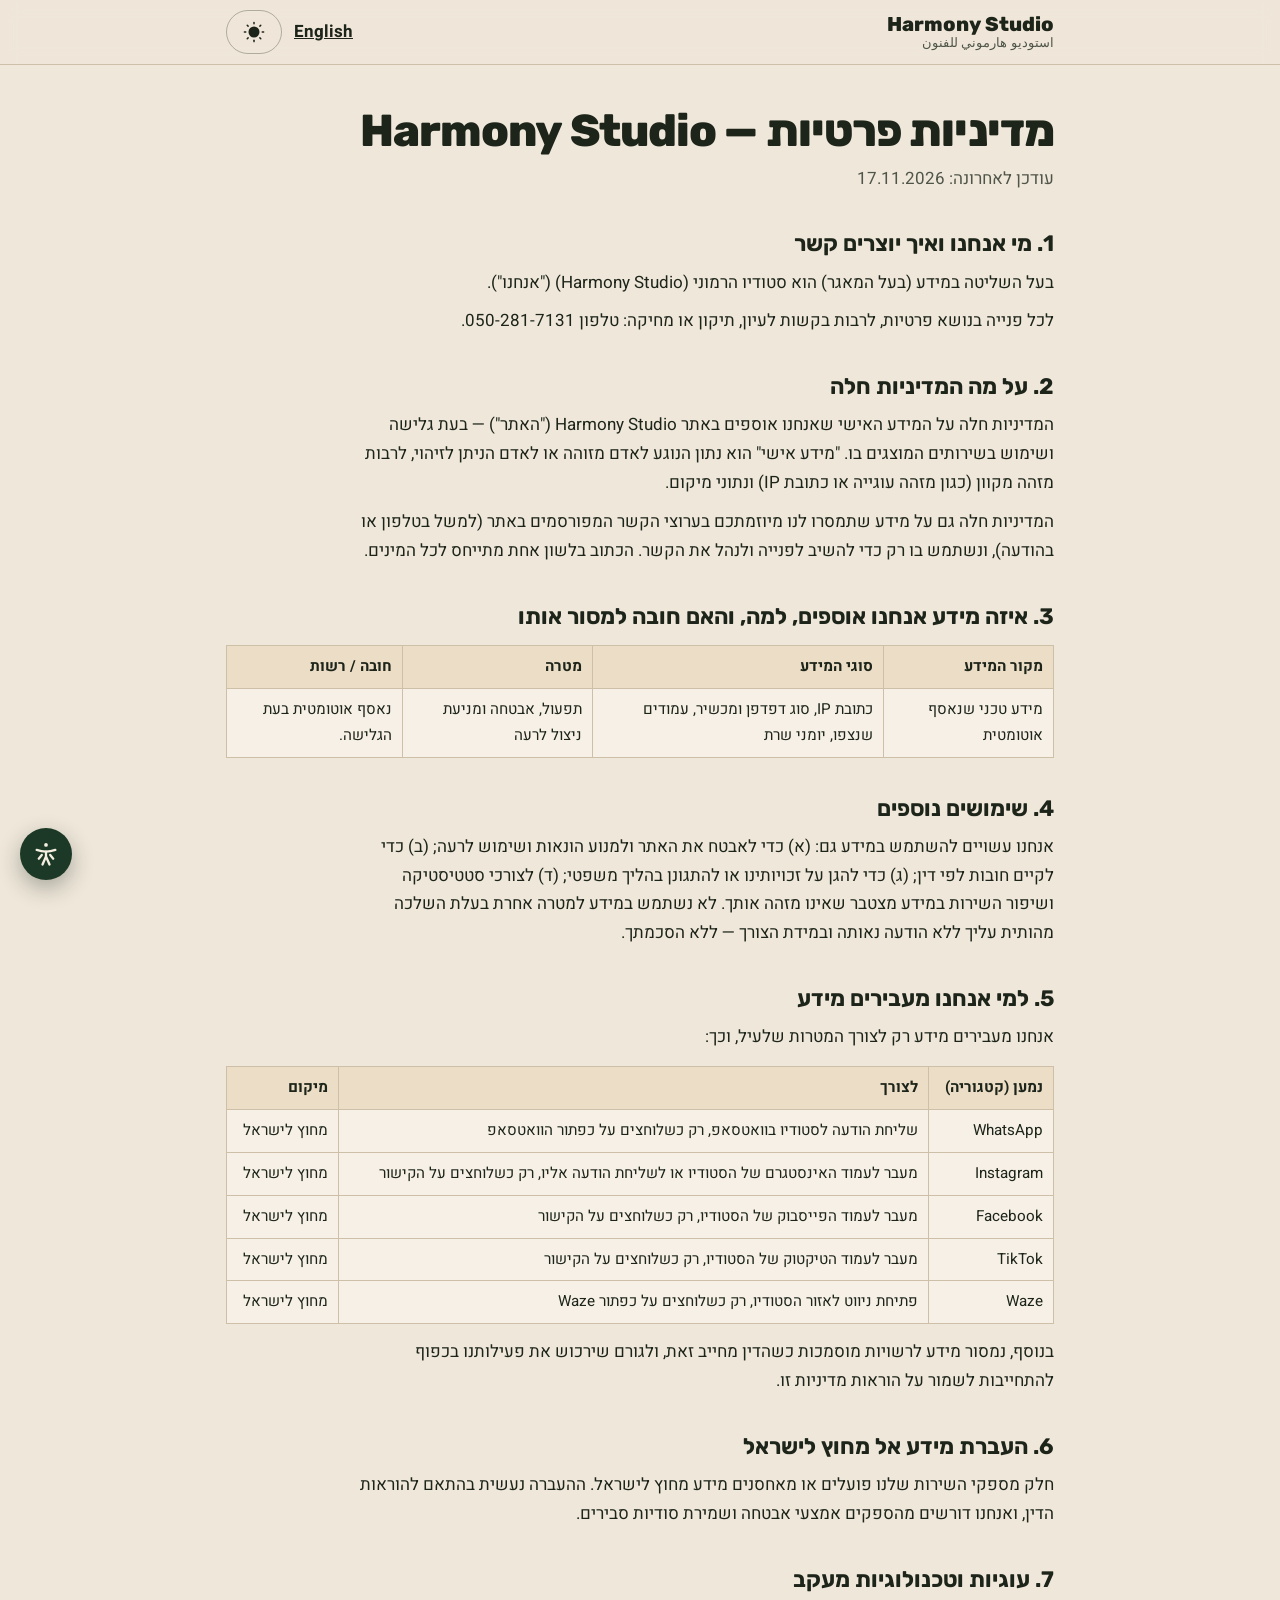
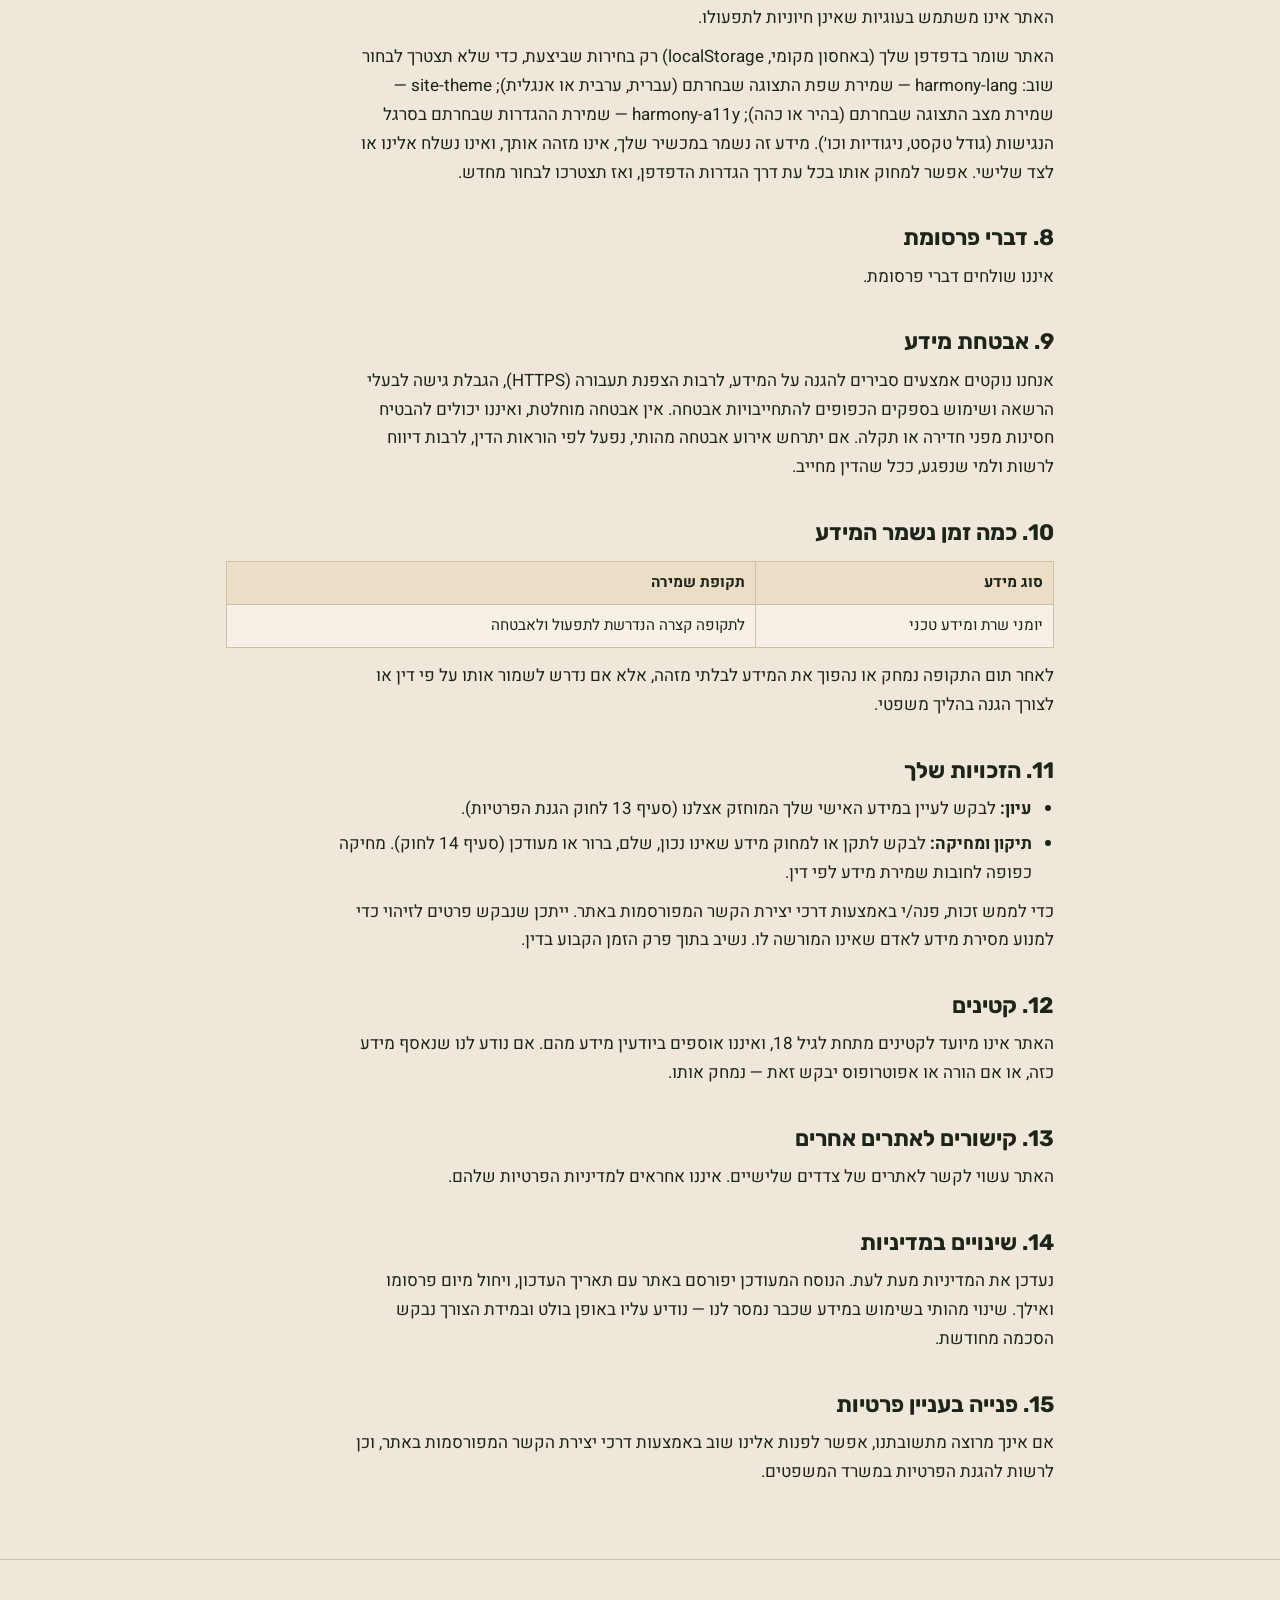
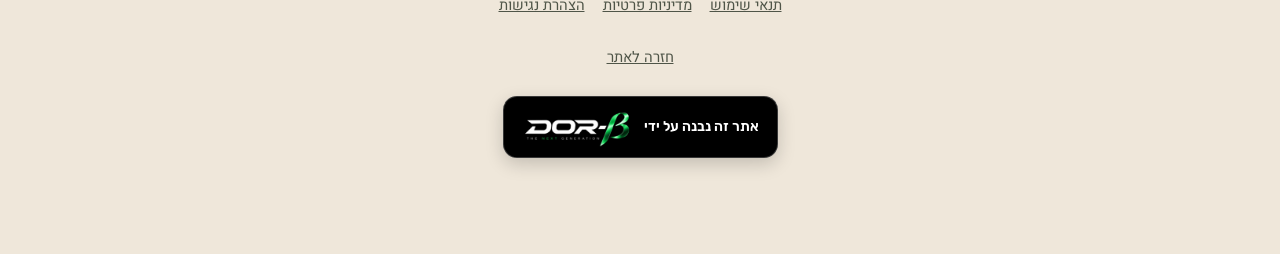
<file: privacy.html>
<!doctype html>
<html lang="he" dir="rtl">
<head>
<meta charset="utf-8">
<meta name="viewport" content="width=device-width,initial-scale=1,viewport-fit=cover">
<script>try{var t=localStorage.getItem('site-theme');document.documentElement.dataset.theme=t||'light'}catch(e){document.documentElement.dataset.theme='light'}</script>
<title>מדיניות פרטיות · Harmony Studio</title>
<meta name="robots" content="noindex,nofollow">
<link rel="stylesheet" href="shared/fonts.css">
<link rel="stylesheet" href="shared/fonts-rubik.css">
<link rel="stylesheet" href="shared/theme-reveal.css">
<link rel="stylesheet" href="shared/a11y.css">
<style>
  /* Harmony Studio legal pages: the home page's clay, olive and sand tokens, both themes. */
  :root,:root[data-theme=light]{--bg:#efe7da;--surface:#f6f0e6;--fg:#1d2419;--muted:#4f5548;--line:#cdbfa8;--clay:#a2461f;--olive:#33482f;--sand:#d9b98a;color-scheme:light}
  :root[data-theme=dark]{--bg:#12160f;--surface:#1c2218;--fg:#ece4d6;--muted:#b3ab9c;--line:#323a2c;--clay:#e07a52;--olive:#22301f;--sand:#c9a46e;color-scheme:dark}
  *,*::before,*::after{box-sizing:border-box}
  body{margin:0;background:var(--bg);color:var(--fg);font:400 1.0625rem/1.7 Heebo,"Noto Sans Arabic",Tahoma,system-ui,sans-serif;overflow-x:hidden}
  a{color:inherit}
  .skip{position:absolute;inset-inline-start:1rem;top:-4rem;background:var(--fg);color:var(--bg);padding:.6rem 1rem;z-index:300;border-radius:8px}
  .skip:focus{top:1rem}
  :focus-visible{outline:3px solid var(--clay);outline-offset:3px}
  .bar{position:sticky;top:0;z-index:50;background:color-mix(in oklab,var(--bg) 92%,transparent);backdrop-filter:blur(8px);border-bottom:1px solid var(--line)}
  .bar__in{max-width:860px;margin:0 auto;padding:10px 16px;display:flex;align-items:center;justify-content:space-between;gap:12px}
  .brand{display:inline-flex;flex-direction:column;text-decoration:none;font:800 1.25rem/1.1 Rubik,"Noto Sans Arabic",sans-serif;min-height:44px;justify-content:center}
  .brand small{font:400 .8rem/1.3 "Noto Sans Arabic",Tahoma,sans-serif;color:var(--muted)}
  .bar a.back{display:inline-flex;align-items:center;min-height:44px;font-weight:600;padding-inline:4px}
  .bar__end{display:flex;align-items:center;gap:8px}
  main{max-width:860px;margin:0 auto;padding:40px 16px 72px}
  h1{font:800 clamp(2rem,6vw,2.8rem)/1.15 Rubik,"Noto Sans Arabic",sans-serif;margin:0 0 8px;letter-spacing:-.02em;text-wrap:balance}
  .updated{color:var(--muted);margin:0 0 32px}
  .legal h2{font:700 1.4rem/1.3 Rubik,"Noto Sans Arabic",sans-serif;margin:36px 0 10px}
  .legal h3{font-size:1.1rem;margin:22px 0 8px}
  .legal p,.legal li{max-width:70ch}
  .legal p{margin:0}
  .legal p+p{margin-top:10px}
  .legal ul,.legal ol{list-style:disc;padding-inline-start:22px;display:grid;gap:6px;margin:10px 0}
  .legal ol{list-style:decimal}
  .legal a{color:var(--clay);font-weight:500}
  .legal blockquote{border-inline-start:4px solid var(--sand);padding:8px 16px;margin:16px 0;background:var(--surface);border-radius:8px}
  .legal .tablewrap{overflow-x:auto;margin:14px 0;max-width:100%}
  .legal table{border-collapse:collapse;min-width:520px;width:100%;background:var(--surface)}
  .legal th,.legal td{border:1px solid var(--line);padding:8px 10px;text-align:start;vertical-align:top;font-size:.95rem}
  .legal th{background:color-mix(in oklab,var(--sand) 35%,var(--surface))}
  footer{border-top:1px solid var(--line);padding:24px 16px 96px;text-align:center;color:var(--muted);font-size:.92rem}
  footer nav{display:flex;flex-wrap:wrap;justify-content:center;gap:4px 18px;margin-bottom:8px}
  footer a{display:inline-flex;align-items:center;min-height:44px}
  footer p{margin:0}
  footer p:last-of-type{margin-top:16px}
  .dorb-credit{display:inline-flex;align-items:center;gap:12px;padding:10px 18px;min-height:48px;border-radius:14px;background:#000;color:#fff;border:1px solid rgba(255,255,255,.22);box-shadow:0 6px 18px rgba(0,0,0,.18);text-decoration:none;font:600 14px/1.2 Rubik,Heebo,"Noto Sans Arabic",sans-serif;transition:transform .2s,box-shadow .2s}.dorb-credit:hover{transform:translateY(-2px);box-shadow:0 10px 24px rgba(0,0,0,.25)}.dorb-credit img{display:block;width:110px;height:auto;mix-blend-mode:screen}.dorb-credit:focus-visible{outline:3px solid var(--clay);outline-offset:3px}
</style>
</head>
<body>
<a class="skip" href="#main">דילוג לתוכן</a>
<header class="bar">
  <div class="bar__in">
    <a class="brand" href="./" aria-label="Harmony Studio, חזרה לאתר">Harmony Studio<small lang="ar">استوديو هارموني للفنون</small></a>
    <div class="bar__end">
      <a class="back" href="privacy-en.html" lang="en">English</a>
      <button class="tr-toggle" type="button" role="switch" aria-checked="false" aria-label="מצב כהה">
        <svg viewBox="0 0 24 24" aria-hidden="true"><defs><mask id="tr-moon-l"><rect x="-4" y="-4" width="32" height="32" fill="white"/><circle class="tr-shadow" cx="17" cy="7" r="6" fill="black"/></mask></defs><g class="tr-rays"><line x1="12" y1="1.5" x2="12" y2="3"/><line x1="12" y1="21" x2="12" y2="22.5"/><line x1="1.5" y1="12" x2="3" y2="12"/><line x1="21" y1="12" x2="22.5" y2="12"/><line x1="4.6" y1="4.6" x2="5.6" y2="5.6"/><line x1="18.4" y1="18.4" x2="19.4" y2="19.4"/><line x1="4.6" y1="19.4" x2="5.6" y2="18.4"/><line x1="18.4" y1="5.6" x2="19.4" y2="4.6"/></g><circle class="tr-body" cx="12" cy="12" r="6" mask="url(#tr-moon-l)"/></svg>
      </button>
    </div>
  </div>
</header>
<main id="main">
  <h1>מדיניות פרטיות — Harmony Studio</h1>
  <p class="updated">עודכן לאחרונה: 17.11.2026</p>
  <div class="legal">
<h2>1. מי אנחנו ואיך יוצרים קשר</h2>
    <p>בעל השליטה במידע (בעל המאגר) הוא סטודיו הרמוני (Harmony Studio) ("אנחנו").</p>
    <p>לכל פנייה בנושא פרטיות, לרבות בקשות לעיון, תיקון או מחיקה: טלפון 050-281-7131.</p>
    <h2>2. על מה המדיניות חלה</h2>
    <p>המדיניות חלה על המידע האישי שאנחנו אוספים באתר Harmony Studio ("האתר") — בעת גלישה ושימוש בשירותים המוצגים בו. "מידע אישי" הוא נתון הנוגע לאדם מזוהה או לאדם הניתן לזיהוי, לרבות מזהה מקוון (כגון מזהה עוגייה או כתובת IP) ונתוני מיקום.</p>
    <p>המדיניות חלה גם על מידע שתמסרו לנו מיוזמתכם בערוצי הקשר המפורסמים באתר (למשל בטלפון או בהודעה), ונשתמש בו רק כדי להשיב לפנייה ולנהל את הקשר. הכתוב בלשון אחת מתייחס לכל המינים.</p>
    <h2>3. איזה מידע אנחנו אוספים, למה, והאם חובה למסור אותו</h2>
    <div class="tablewrap"><table><thead><tr><th scope="col">מקור המידע</th><th scope="col">סוגי המידע</th><th scope="col">מטרה</th><th scope="col">חובה / רשות</th></tr></thead><tbody><tr><td>מידע טכני שנאסף אוטומטית</td><td>כתובת IP, סוג דפדפן ומכשיר, עמודים שנצפו, יומני שרת</td><td>תפעול, אבטחה ומניעת ניצול לרעה</td><td>נאסף אוטומטית בעת הגלישה.</td></tr></tbody></table></div>
    <h2>4. שימושים נוספים</h2>
    <p>אנחנו עשויים להשתמש במידע גם: (א) כדי לאבטח את האתר ולמנוע הונאות ושימוש לרעה; (ב) כדי לקיים חובות לפי דין; (ג) כדי להגן על זכויותינו או להתגונן בהליך משפטי; (ד) לצורכי סטטיסטיקה ושיפור השירות במידע מצטבר שאינו מזהה אותך. לא נשתמש במידע למטרה אחרת בעלת השלכה מהותית עליך ללא הודעה נאותה ובמידת הצורך — ללא הסכמתך.</p>
    <h2>5. למי אנחנו מעבירים מידע</h2>
    <p>אנחנו מעבירים מידע רק לצורך המטרות שלעיל, וכך:</p>
    <div class="tablewrap"><table><thead><tr><th scope="col">נמען (קטגוריה)</th><th scope="col">לצורך</th><th scope="col">מיקום</th></tr></thead><tbody><tr><td>WhatsApp</td><td>שליחת הודעה לסטודיו בוואטסאפ, רק כשלוחצים על כפתור הוואטסאפ</td><td>מחוץ לישראל</td></tr><tr><td>Instagram</td><td>מעבר לעמוד האינסטגרם של הסטודיו או לשליחת הודעה אליו, רק כשלוחצים על הקישור</td><td>מחוץ לישראל</td></tr><tr><td>Facebook</td><td>מעבר לעמוד הפייסבוק של הסטודיו, רק כשלוחצים על הקישור</td><td>מחוץ לישראל</td></tr><tr><td>TikTok</td><td>מעבר לעמוד הטיקטוק של הסטודיו, רק כשלוחצים על הקישור</td><td>מחוץ לישראל</td></tr><tr><td>Waze</td><td>פתיחת ניווט לאזור הסטודיו, רק כשלוחצים על כפתור Waze</td><td>מחוץ לישראל</td></tr></tbody></table></div>
    <p>בנוסף, נמסור מידע לרשויות מוסמכות כשהדין מחייב זאת, ולגורם שירכוש את פעילותנו בכפוף להתחייבות לשמור על הוראות מדיניות זו.</p>
    <h2>6. העברת מידע אל מחוץ לישראל</h2>
    <p>חלק מספקי השירות שלנו פועלים או מאחסנים מידע מחוץ לישראל. ההעברה נעשית בהתאם להוראות הדין, ואנחנו דורשים מהספקים אמצעי אבטחה ושמירת סודיות סבירים.</p>
    <a id="cookies"></a>
    <h2>7. עוגיות וטכנולוגיות מעקב</h2>
    <p>האתר אינו משתמש בעוגיות שאינן חיוניות לתפעולו.</p>
    <p>האתר שומר בדפדפן שלך (באחסון מקומי, localStorage) רק בחירות שביצעת, כדי שלא תצטרך לבחור שוב: harmony-lang — שמירת שפת התצוגה שבחרתם (עברית, ערבית או אנגלית); site-theme — שמירת מצב התצוגה שבחרתם (בהיר או כהה); harmony-a11y — שמירת ההגדרות שבחרתם בסרגל הנגישות (גודל טקסט, ניגודיות וכו׳). מידע זה נשמר במכשיר שלך, אינו מזהה אותך, ואינו נשלח אלינו או לצד שלישי. אפשר למחוק אותו בכל עת דרך הגדרות הדפדפן, ואז תצטרכו לבחור מחדש.</p>
    <h2>8. דברי פרסומת</h2>
    <p>איננו שולחים דברי פרסומת.</p>
    <h2>9. אבטחת מידע</h2>
    <p>אנחנו נוקטים אמצעים סבירים להגנה על המידע, לרבות הצפנת תעבורה (HTTPS), הגבלת גישה לבעלי הרשאה ושימוש בספקים הכפופים להתחייבויות אבטחה. אין אבטחה מוחלטת, ואיננו יכולים להבטיח חסינות מפני חדירה או תקלה. אם יתרחש אירוע אבטחה מהותי, נפעל לפי הוראות הדין, לרבות דיווח לרשות ולמי שנפגע, ככל שהדין מחייב.</p>
    <h2>10. כמה זמן נשמר המידע</h2>
    <div class="tablewrap"><table><thead><tr><th scope="col">סוג מידע</th><th scope="col">תקופת שמירה</th></tr></thead><tbody><tr><td>יומני שרת ומידע טכני</td><td>לתקופה קצרה הנדרשת לתפעול ולאבטחה</td></tr></tbody></table></div>
    <p>לאחר תום התקופה נמחק או נהפוך את המידע לבלתי מזהה, אלא אם נדרש לשמור אותו על פי דין או לצורך הגנה בהליך משפטי.</p>
    <a id="rights"></a>
    <h2>11. הזכויות שלך</h2>
    <ul><li><strong>עיון:</strong> לבקש לעיין במידע האישי שלך המוחזק אצלנו (סעיף 13 לחוק הגנת הפרטיות).</li><li><strong>תיקון ומחיקה:</strong> לבקש לתקן או למחוק מידע שאינו נכון, שלם, ברור או מעודכן (סעיף 14 לחוק). מחיקה כפופה לחובות שמירת מידע לפי דין.</li></ul>
    <p>כדי לממש זכות, פנה/י באמצעות דרכי יצירת הקשר המפורסמות באתר. ייתכן שנבקש פרטים לזיהוי כדי למנוע מסירת מידע לאדם שאינו המורשה לו. נשיב בתוך פרק הזמן הקבוע בדין.</p>
    <h2>12. קטינים</h2>
    <p>האתר אינו מיועד לקטינים מתחת לגיל 18, ואיננו אוספים ביודעין מידע מהם. אם נודע לנו שנאסף מידע כזה, או אם הורה או אפוטרופוס יבקש זאת — נמחק אותו.</p>
    <h2>13. קישורים לאתרים אחרים</h2>
    <p>האתר עשוי לקשר לאתרים של צדדים שלישיים. איננו אחראים למדיניות הפרטיות שלהם.</p>
    <h2>14. שינויים במדיניות</h2>
    <p>נעדכן את המדיניות מעת לעת. הנוסח המעודכן יפורסם באתר עם תאריך העדכון, ויחול מיום פרסומו ואילך. שינוי מהותי בשימוש במידע שכבר נמסר לנו — נודיע עליו באופן בולט ובמידת הצורך נבקש הסכמה מחודשת.</p>
    <h2>15. פנייה בעניין פרטיות</h2>
    <p>אם אינך מרוצה מתשובתנו, אפשר לפנות אלינו שוב באמצעות דרכי יצירת הקשר המפורסמות באתר, וכן לרשות להגנת הפרטיות במשרד המשפטים.</p>
  </div>
</main>
<footer>
  <nav aria-label="מידע משפטי"><a href="terms.html">תנאי שימוש</a><a href="privacy.html">מדיניות פרטיות</a><a href="accessibility.html">הצהרת נגישות</a></nav>
  <p><a href="./">חזרה לאתר</a></p>
  <p><a class="dorb-credit" href="https://dor-b.co.il" target="_blank" rel="noopener">אתר זה נבנה על ידי <img src="img/dorb-logo.png" alt="DOR-B" width="110" height="40"></a></p>
</footer>
<script>/* wide tables scroll sideways on a phone: make each one reachable and scrollable by keyboard */ document.querySelectorAll(".tablewrap").forEach(function (w) { w.tabIndex = 0; w.setAttribute("role", "region"); w.setAttribute("aria-label", document.documentElement.lang === "en" ? "Table (scrolls sideways)" : "טבלה (נגללת לצדדים)"); });</script>
<script src="shared/theme-reveal.js"></script>
<script src="shared/a11y.js"></script>
</body>
</html>
</file>
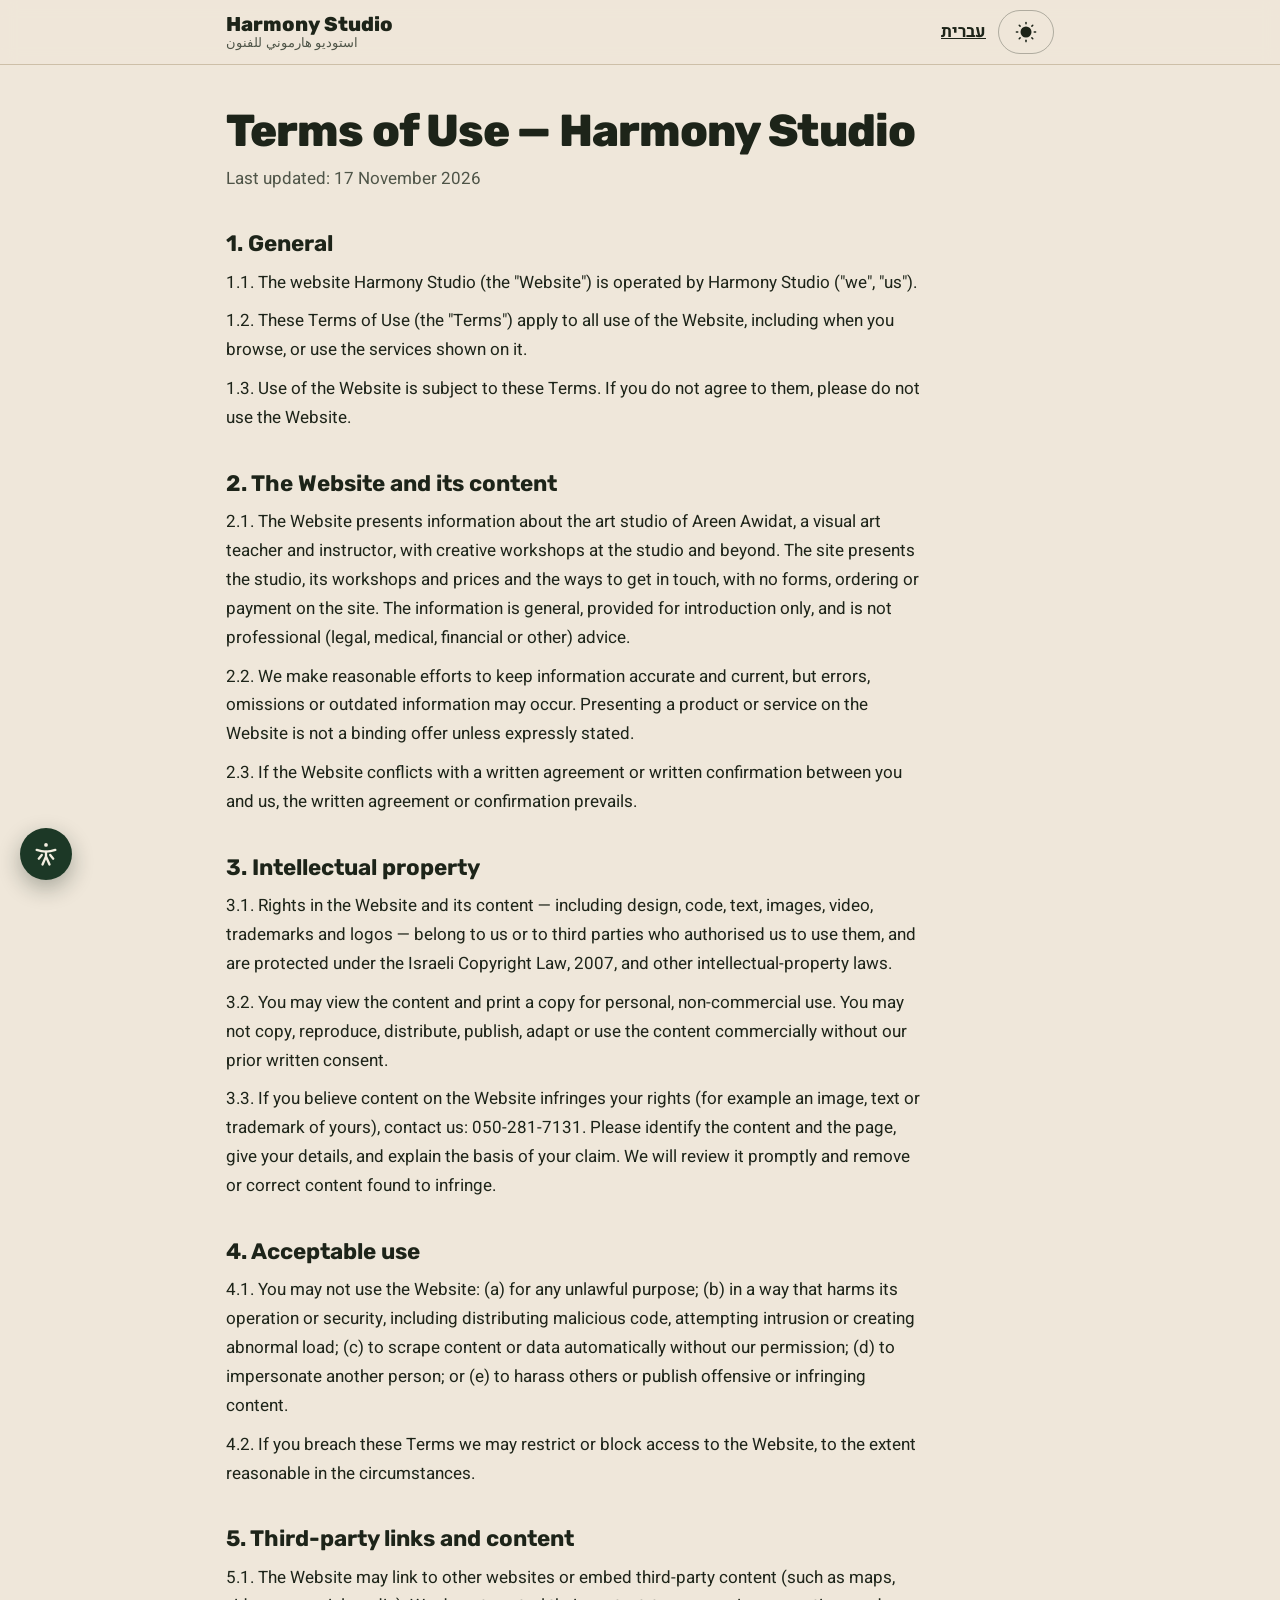
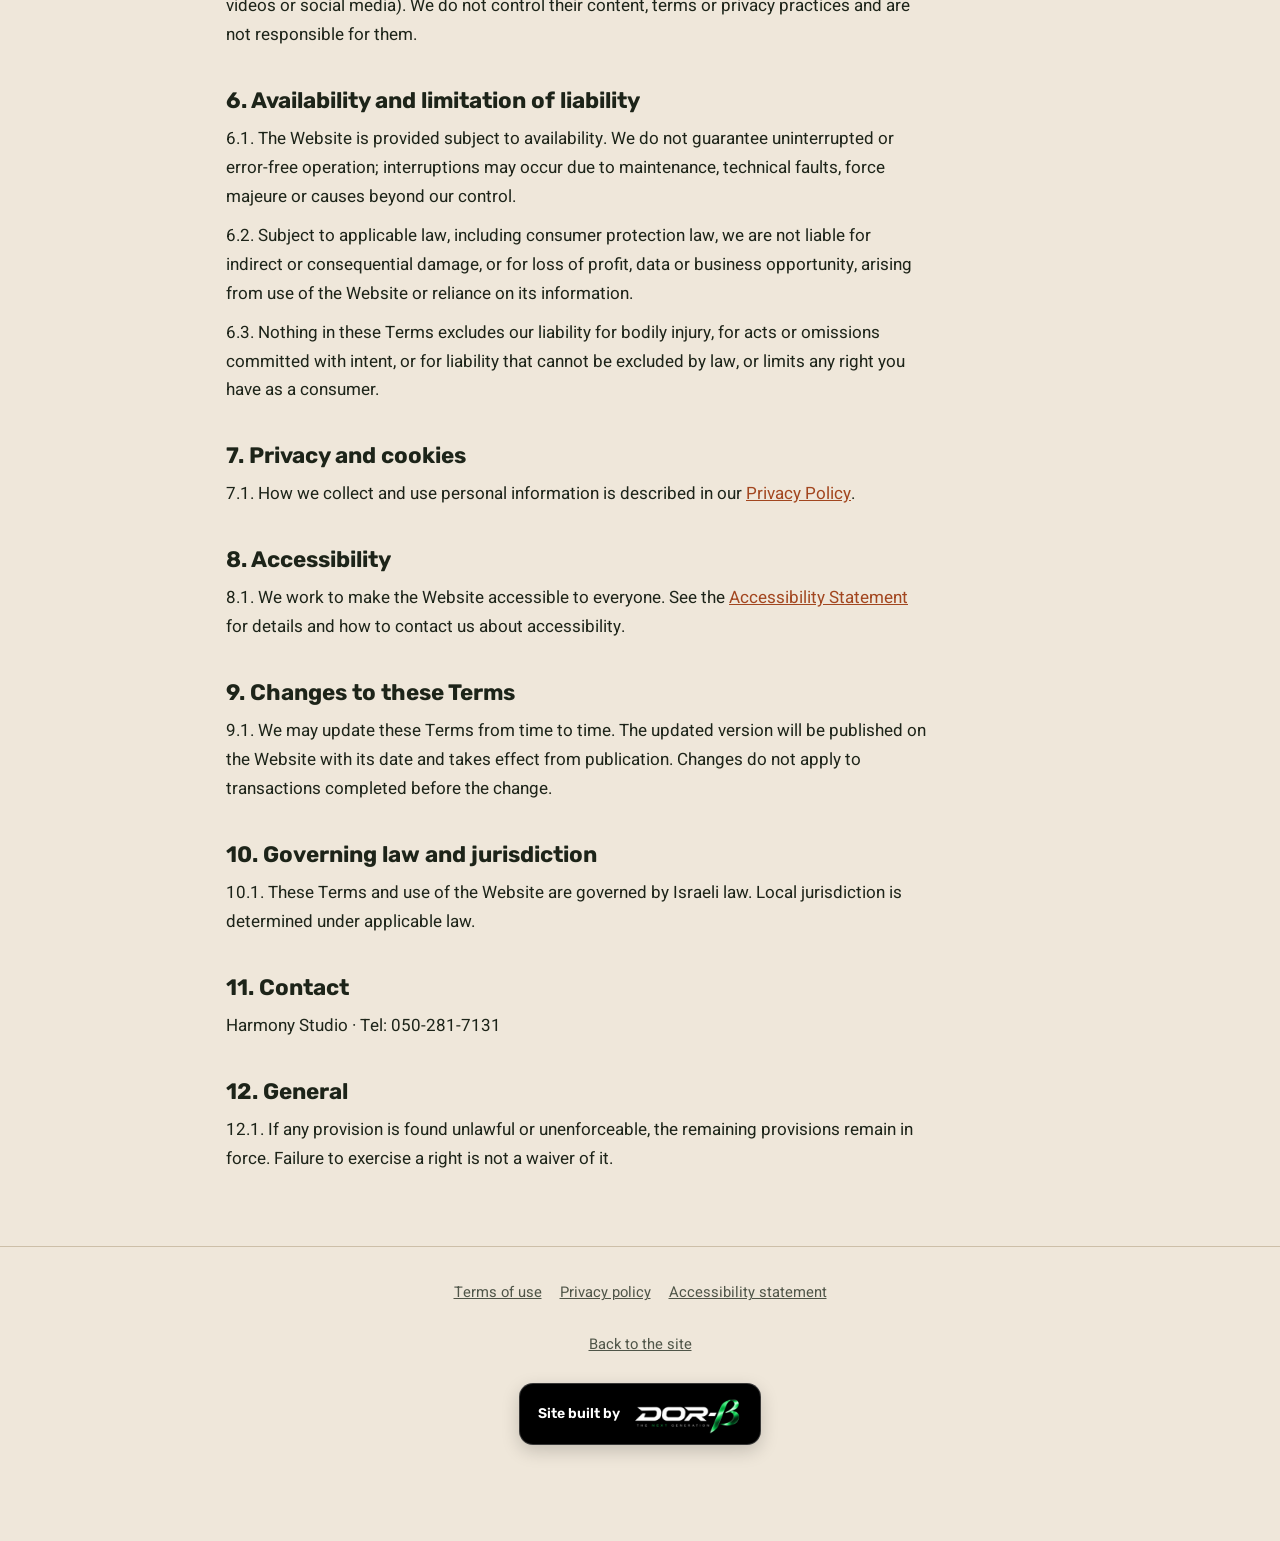
<file: terms-en.html>
<!doctype html>
<html lang="en" dir="ltr">
<head>
<meta charset="utf-8">
<meta name="viewport" content="width=device-width,initial-scale=1,viewport-fit=cover">
<script>try{var t=localStorage.getItem('site-theme');document.documentElement.dataset.theme=t||'light'}catch(e){document.documentElement.dataset.theme='light'}</script>
<title>Terms of use · Harmony Studio</title>
<meta name="robots" content="noindex,nofollow">
<link rel="stylesheet" href="shared/fonts.css">
<link rel="stylesheet" href="shared/fonts-rubik.css">
<link rel="stylesheet" href="shared/theme-reveal.css">
<link rel="stylesheet" href="shared/a11y.css">
<style>
  /* Harmony Studio legal pages: the home page's clay, olive and sand tokens, both themes. */
  :root,:root[data-theme=light]{--bg:#efe7da;--surface:#f6f0e6;--fg:#1d2419;--muted:#4f5548;--line:#cdbfa8;--clay:#a2461f;--olive:#33482f;--sand:#d9b98a;color-scheme:light}
  :root[data-theme=dark]{--bg:#12160f;--surface:#1c2218;--fg:#ece4d6;--muted:#b3ab9c;--line:#323a2c;--clay:#e07a52;--olive:#22301f;--sand:#c9a46e;color-scheme:dark}
  *,*::before,*::after{box-sizing:border-box}
  body{margin:0;background:var(--bg);color:var(--fg);font:400 1.0625rem/1.7 Heebo,"Noto Sans Arabic",Tahoma,system-ui,sans-serif;overflow-x:hidden}
  a{color:inherit}
  .skip{position:absolute;inset-inline-start:1rem;top:-4rem;background:var(--fg);color:var(--bg);padding:.6rem 1rem;z-index:300;border-radius:8px}
  .skip:focus{top:1rem}
  :focus-visible{outline:3px solid var(--clay);outline-offset:3px}
  .bar{position:sticky;top:0;z-index:50;background:color-mix(in oklab,var(--bg) 92%,transparent);backdrop-filter:blur(8px);border-bottom:1px solid var(--line)}
  .bar__in{max-width:860px;margin:0 auto;padding:10px 16px;display:flex;align-items:center;justify-content:space-between;gap:12px}
  .brand{display:inline-flex;flex-direction:column;text-decoration:none;font:800 1.25rem/1.1 Rubik,"Noto Sans Arabic",sans-serif;min-height:44px;justify-content:center}
  .brand small{font:400 .8rem/1.3 "Noto Sans Arabic",Tahoma,sans-serif;color:var(--muted)}
  .bar a.back{display:inline-flex;align-items:center;min-height:44px;font-weight:600;padding-inline:4px}
  .bar__end{display:flex;align-items:center;gap:8px}
  main{max-width:860px;margin:0 auto;padding:40px 16px 72px}
  h1{font:800 clamp(2rem,6vw,2.8rem)/1.15 Rubik,"Noto Sans Arabic",sans-serif;margin:0 0 8px;letter-spacing:-.02em;text-wrap:balance}
  .updated{color:var(--muted);margin:0 0 32px}
  .legal h2{font:700 1.4rem/1.3 Rubik,"Noto Sans Arabic",sans-serif;margin:36px 0 10px}
  .legal h3{font-size:1.1rem;margin:22px 0 8px}
  .legal p,.legal li{max-width:70ch}
  .legal p{margin:0}
  .legal p+p{margin-top:10px}
  .legal ul,.legal ol{list-style:disc;padding-inline-start:22px;display:grid;gap:6px;margin:10px 0}
  .legal ol{list-style:decimal}
  .legal a{color:var(--clay);font-weight:500}
  .legal blockquote{border-inline-start:4px solid var(--sand);padding:8px 16px;margin:16px 0;background:var(--surface);border-radius:8px}
  .legal .tablewrap{overflow-x:auto;margin:14px 0;max-width:100%}
  .legal table{border-collapse:collapse;min-width:520px;width:100%;background:var(--surface)}
  .legal th,.legal td{border:1px solid var(--line);padding:8px 10px;text-align:start;vertical-align:top;font-size:.95rem}
  .legal th{background:color-mix(in oklab,var(--sand) 35%,var(--surface))}
  footer{border-top:1px solid var(--line);padding:24px 16px 96px;text-align:center;color:var(--muted);font-size:.92rem}
  footer nav{display:flex;flex-wrap:wrap;justify-content:center;gap:4px 18px;margin-bottom:8px}
  footer a{display:inline-flex;align-items:center;min-height:44px}
  footer p{margin:0}
  footer p:last-of-type{margin-top:16px}
  .dorb-credit{display:inline-flex;align-items:center;gap:12px;padding:10px 18px;min-height:48px;border-radius:14px;background:#000;color:#fff;border:1px solid rgba(255,255,255,.22);box-shadow:0 6px 18px rgba(0,0,0,.18);text-decoration:none;font:600 14px/1.2 Rubik,Heebo,"Noto Sans Arabic",sans-serif;transition:transform .2s,box-shadow .2s}.dorb-credit:hover{transform:translateY(-2px);box-shadow:0 10px 24px rgba(0,0,0,.25)}.dorb-credit img{display:block;width:110px;height:auto;mix-blend-mode:screen}.dorb-credit:focus-visible{outline:3px solid var(--clay);outline-offset:3px}
</style>
</head>
<body>
<a class="skip" href="#main">Skip to content</a>
<header class="bar">
  <div class="bar__in">
    <a class="brand" href="./" aria-label="Harmony Studio, back to the site">Harmony Studio<small lang="ar">استوديو هارموني للفنون</small></a>
    <div class="bar__end">
      <a class="back" href="terms.html" lang="he">עברית</a>
      <button class="tr-toggle" type="button" role="switch" aria-checked="false" aria-label="Dark mode">
        <svg viewBox="0 0 24 24" aria-hidden="true"><defs><mask id="tr-moon-l"><rect x="-4" y="-4" width="32" height="32" fill="white"/><circle class="tr-shadow" cx="17" cy="7" r="6" fill="black"/></mask></defs><g class="tr-rays"><line x1="12" y1="1.5" x2="12" y2="3"/><line x1="12" y1="21" x2="12" y2="22.5"/><line x1="1.5" y1="12" x2="3" y2="12"/><line x1="21" y1="12" x2="22.5" y2="12"/><line x1="4.6" y1="4.6" x2="5.6" y2="5.6"/><line x1="18.4" y1="18.4" x2="19.4" y2="19.4"/><line x1="4.6" y1="19.4" x2="5.6" y2="18.4"/><line x1="18.4" y1="5.6" x2="19.4" y2="4.6"/></g><circle class="tr-body" cx="12" cy="12" r="6" mask="url(#tr-moon-l)"/></svg>
      </button>
    </div>
  </div>
</header>
<main id="main">
  <h1>Terms of Use — Harmony Studio</h1>
  <p class="updated">Last updated: 17 November 2026</p>
  <div class="legal">
<h2>1. General</h2>
    <p>1.1. The website Harmony Studio (the "Website") is operated by Harmony Studio ("we", "us").</p>
    <p>1.2. These Terms of Use (the "Terms") apply to all use of the Website, including when you browse, or use the services shown on it.</p>
    <p>1.3. Use of the Website is subject to these Terms. If you do not agree to them, please do not use the Website.</p>
    <h2>2. The Website and its content</h2>
    <p>2.1. The Website presents information about the art studio of Areen Awidat, a visual art teacher and instructor, with creative workshops at the studio and beyond. The site presents the studio, its workshops and prices and the ways to get in touch, with no forms, ordering or payment on the site. The information is general, provided for introduction only, and is not professional (legal, medical, financial or other) advice.</p>
    <p>2.2. We make reasonable efforts to keep information accurate and current, but errors, omissions or outdated information may occur. Presenting a product or service on the Website is not a binding offer unless expressly stated.</p>
    <p>2.3. If the Website conflicts with a written agreement or written confirmation between you and us, the written agreement or confirmation prevails.</p>
    <h2>3. Intellectual property</h2>
    <p>3.1. Rights in the Website and its content — including design, code, text, images, video, trademarks and logos — belong to us or to third parties who authorised us to use them, and are protected under the Israeli Copyright Law, 2007, and other intellectual-property laws.</p>
    <p>3.2. You may view the content and print a copy for personal, non-commercial use. You may not copy, reproduce, distribute, publish, adapt or use the content commercially without our prior written consent.</p>
    <p>3.3. If you believe content on the Website infringes your rights (for example an image, text or trademark of yours), contact us: 050-281-7131. Please identify the content and the page, give your details, and explain the basis of your claim. We will review it promptly and remove or correct content found to infringe.</p>
    <h2>4. Acceptable use</h2>
    <p>4.1. You may not use the Website: (a) for any unlawful purpose; (b) in a way that harms its operation or security, including distributing malicious code, attempting intrusion or creating abnormal load; (c) to scrape content or data automatically without our permission; (d) to impersonate another person; or (e) to harass others or publish offensive or infringing content.</p>
    <p>4.2. If you breach these Terms we may restrict or block access to the Website, to the extent reasonable in the circumstances.</p>
    <h2>5. Third-party links and content</h2>
    <p>5.1. The Website may link to other websites or embed third-party content (such as maps, videos or social media). We do not control their content, terms or privacy practices and are not responsible for them.</p>
    <h2>6. Availability and limitation of liability</h2>
    <p>6.1. The Website is provided subject to availability. We do not guarantee uninterrupted or error-free operation; interruptions may occur due to maintenance, technical faults, force majeure or causes beyond our control.</p>
    <p>6.2. Subject to applicable law, including consumer protection law, we are not liable for indirect or consequential damage, or for loss of profit, data or business opportunity, arising from use of the Website or reliance on its information.</p>
    <p>6.3. Nothing in these Terms excludes our liability for bodily injury, for acts or omissions committed with intent, or for liability that cannot be excluded by law, or limits any right you have as a consumer.</p>
    <h2>7. Privacy and cookies</h2>
    <p>7.1. How we collect and use personal information is described in our <a href="privacy.html">Privacy Policy</a>.</p>
    <h2>8. Accessibility</h2>
    <p>8.1. We work to make the Website accessible to everyone. See the <a href="accessibility.html">Accessibility Statement</a> for details and how to contact us about accessibility.</p>
    <h2>9. Changes to these Terms</h2>
    <p>9.1. We may update these Terms from time to time. The updated version will be published on the Website with its date and takes effect from publication. Changes do not apply to transactions completed before the change.</p>
    <h2>10. Governing law and jurisdiction</h2>
    <p>10.1. These Terms and use of the Website are governed by Israeli law. Local jurisdiction is determined under applicable law.</p>
    <h2>11. Contact</h2>
    <p>Harmony Studio · Tel: 050-281-7131</p>
    <h2>12. General</h2>
    <p>12.1. If any provision is found unlawful or unenforceable, the remaining provisions remain in force. Failure to exercise a right is not a waiver of it.</p>
  </div>
</main>
<footer>
  <nav aria-label="Legal information"><a href="terms-en.html">Terms of use</a><a href="privacy-en.html">Privacy policy</a><a href="accessibility-en.html">Accessibility statement</a></nav>
  <p><a href="./">Back to the site</a></p>
  <p><a class="dorb-credit" href="https://dor-b.co.il" target="_blank" rel="noopener">Site built by <img src="img/dorb-logo.png" alt="DOR-B" width="110" height="40"></a></p>
</footer>
<script>/* wide tables scroll sideways on a phone: make each one reachable and scrollable by keyboard */ document.querySelectorAll(".tablewrap").forEach(function (w) { w.tabIndex = 0; w.setAttribute("role", "region"); w.setAttribute("aria-label", document.documentElement.lang === "en" ? "Table (scrolls sideways)" : "טבלה (נגללת לצדדים)"); });</script>
<script src="shared/theme-reveal.js"></script>
<script src="shared/a11y.js"></script>
</body>
</html>
</file>
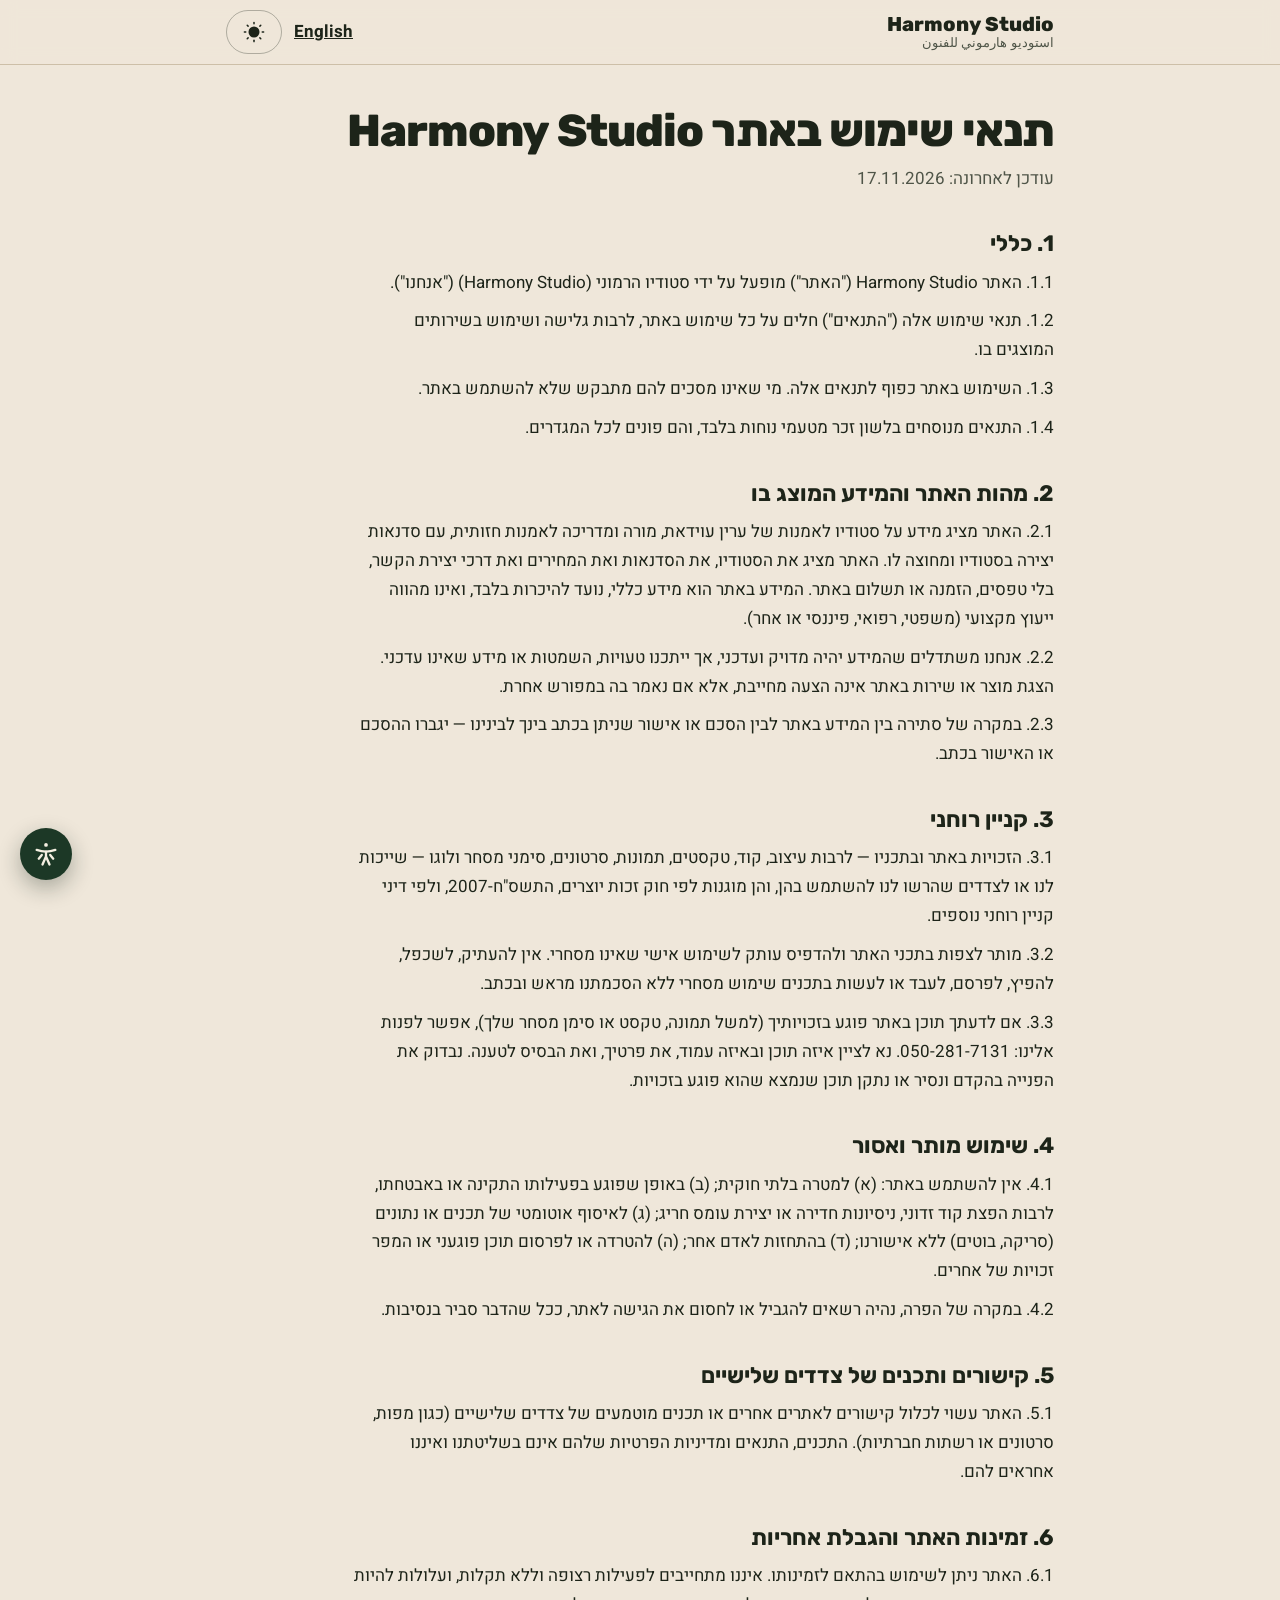
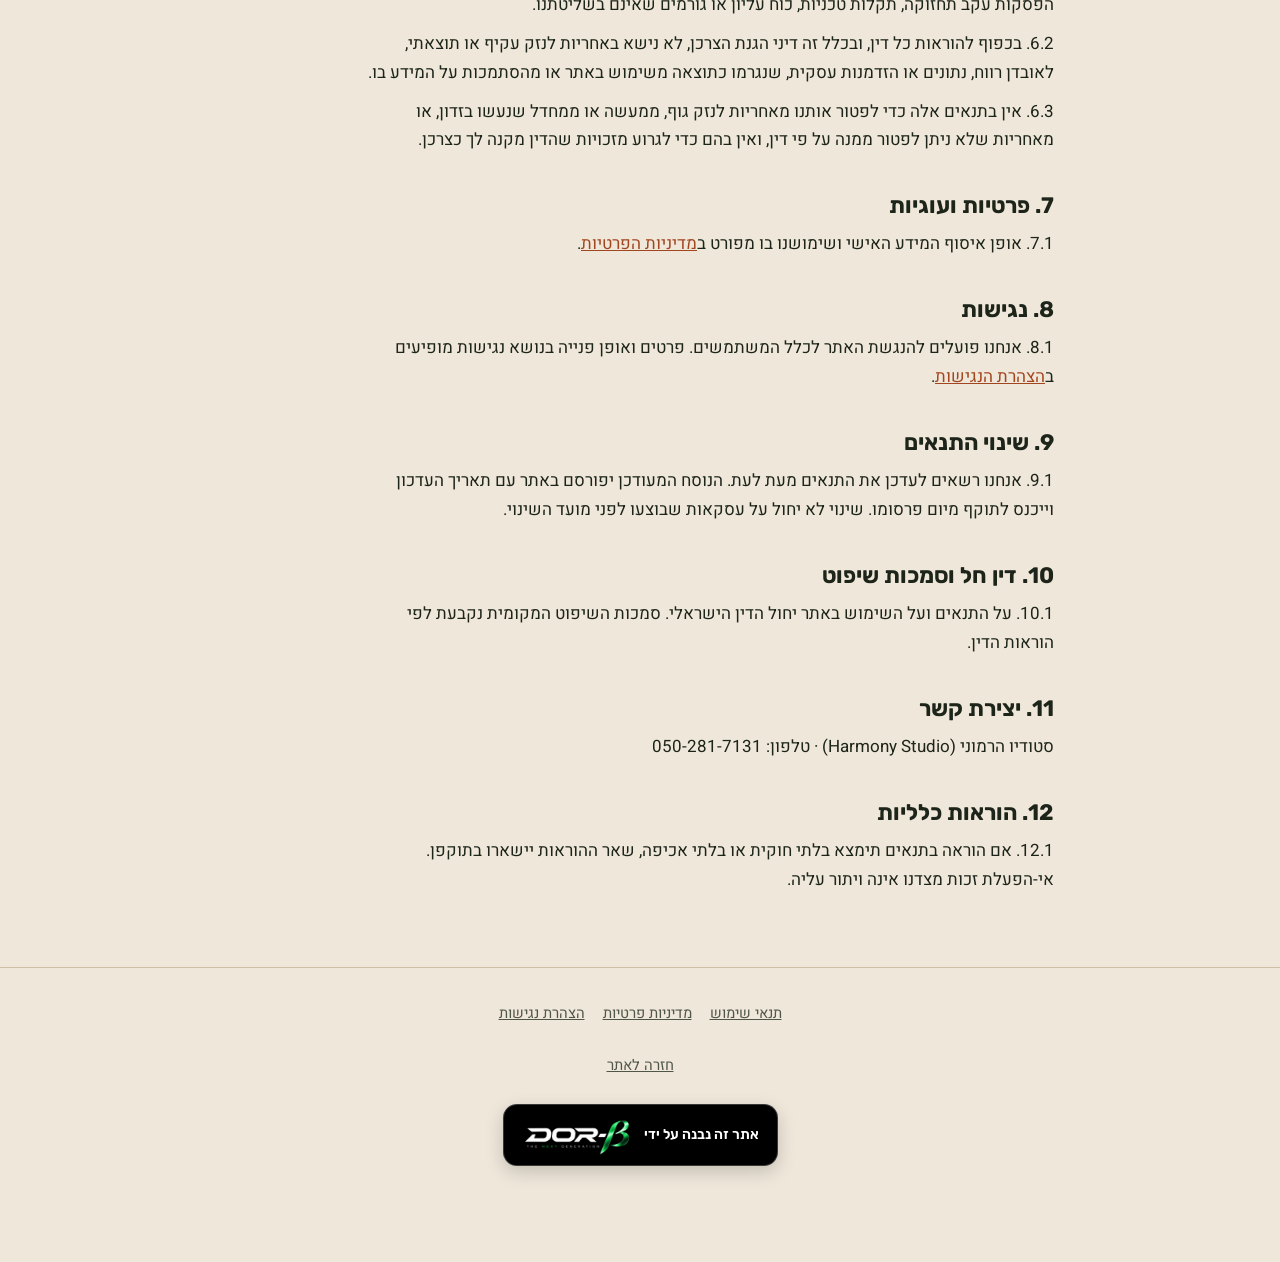
<file: terms.html>
<!doctype html>
<html lang="he" dir="rtl">
<head>
<meta charset="utf-8">
<meta name="viewport" content="width=device-width,initial-scale=1,viewport-fit=cover">
<script>try{var t=localStorage.getItem('site-theme');document.documentElement.dataset.theme=t||'light'}catch(e){document.documentElement.dataset.theme='light'}</script>
<title>תנאי שימוש · Harmony Studio</title>
<meta name="robots" content="noindex,nofollow">
<link rel="stylesheet" href="shared/fonts.css">
<link rel="stylesheet" href="shared/fonts-rubik.css">
<link rel="stylesheet" href="shared/theme-reveal.css">
<link rel="stylesheet" href="shared/a11y.css">
<style>
  /* Harmony Studio legal pages: the home page's clay, olive and sand tokens, both themes. */
  :root,:root[data-theme=light]{--bg:#efe7da;--surface:#f6f0e6;--fg:#1d2419;--muted:#4f5548;--line:#cdbfa8;--clay:#a2461f;--olive:#33482f;--sand:#d9b98a;color-scheme:light}
  :root[data-theme=dark]{--bg:#12160f;--surface:#1c2218;--fg:#ece4d6;--muted:#b3ab9c;--line:#323a2c;--clay:#e07a52;--olive:#22301f;--sand:#c9a46e;color-scheme:dark}
  *,*::before,*::after{box-sizing:border-box}
  body{margin:0;background:var(--bg);color:var(--fg);font:400 1.0625rem/1.7 Heebo,"Noto Sans Arabic",Tahoma,system-ui,sans-serif;overflow-x:hidden}
  a{color:inherit}
  .skip{position:absolute;inset-inline-start:1rem;top:-4rem;background:var(--fg);color:var(--bg);padding:.6rem 1rem;z-index:300;border-radius:8px}
  .skip:focus{top:1rem}
  :focus-visible{outline:3px solid var(--clay);outline-offset:3px}
  .bar{position:sticky;top:0;z-index:50;background:color-mix(in oklab,var(--bg) 92%,transparent);backdrop-filter:blur(8px);border-bottom:1px solid var(--line)}
  .bar__in{max-width:860px;margin:0 auto;padding:10px 16px;display:flex;align-items:center;justify-content:space-between;gap:12px}
  .brand{display:inline-flex;flex-direction:column;text-decoration:none;font:800 1.25rem/1.1 Rubik,"Noto Sans Arabic",sans-serif;min-height:44px;justify-content:center}
  .brand small{font:400 .8rem/1.3 "Noto Sans Arabic",Tahoma,sans-serif;color:var(--muted)}
  .bar a.back{display:inline-flex;align-items:center;min-height:44px;font-weight:600;padding-inline:4px}
  .bar__end{display:flex;align-items:center;gap:8px}
  main{max-width:860px;margin:0 auto;padding:40px 16px 72px}
  h1{font:800 clamp(2rem,6vw,2.8rem)/1.15 Rubik,"Noto Sans Arabic",sans-serif;margin:0 0 8px;letter-spacing:-.02em;text-wrap:balance}
  .updated{color:var(--muted);margin:0 0 32px}
  .legal h2{font:700 1.4rem/1.3 Rubik,"Noto Sans Arabic",sans-serif;margin:36px 0 10px}
  .legal h3{font-size:1.1rem;margin:22px 0 8px}
  .legal p,.legal li{max-width:70ch}
  .legal p{margin:0}
  .legal p+p{margin-top:10px}
  .legal ul,.legal ol{list-style:disc;padding-inline-start:22px;display:grid;gap:6px;margin:10px 0}
  .legal ol{list-style:decimal}
  .legal a{color:var(--clay);font-weight:500}
  .legal blockquote{border-inline-start:4px solid var(--sand);padding:8px 16px;margin:16px 0;background:var(--surface);border-radius:8px}
  .legal .tablewrap{overflow-x:auto;margin:14px 0;max-width:100%}
  .legal table{border-collapse:collapse;min-width:520px;width:100%;background:var(--surface)}
  .legal th,.legal td{border:1px solid var(--line);padding:8px 10px;text-align:start;vertical-align:top;font-size:.95rem}
  .legal th{background:color-mix(in oklab,var(--sand) 35%,var(--surface))}
  footer{border-top:1px solid var(--line);padding:24px 16px 96px;text-align:center;color:var(--muted);font-size:.92rem}
  footer nav{display:flex;flex-wrap:wrap;justify-content:center;gap:4px 18px;margin-bottom:8px}
  footer a{display:inline-flex;align-items:center;min-height:44px}
  footer p{margin:0}
  footer p:last-of-type{margin-top:16px}
  .dorb-credit{display:inline-flex;align-items:center;gap:12px;padding:10px 18px;min-height:48px;border-radius:14px;background:#000;color:#fff;border:1px solid rgba(255,255,255,.22);box-shadow:0 6px 18px rgba(0,0,0,.18);text-decoration:none;font:600 14px/1.2 Rubik,Heebo,"Noto Sans Arabic",sans-serif;transition:transform .2s,box-shadow .2s}.dorb-credit:hover{transform:translateY(-2px);box-shadow:0 10px 24px rgba(0,0,0,.25)}.dorb-credit img{display:block;width:110px;height:auto;mix-blend-mode:screen}.dorb-credit:focus-visible{outline:3px solid var(--clay);outline-offset:3px}
</style>
</head>
<body>
<a class="skip" href="#main">דילוג לתוכן</a>
<header class="bar">
  <div class="bar__in">
    <a class="brand" href="./" aria-label="Harmony Studio, חזרה לאתר">Harmony Studio<small lang="ar">استوديو هارموني للفنون</small></a>
    <div class="bar__end">
      <a class="back" href="terms-en.html" lang="en">English</a>
      <button class="tr-toggle" type="button" role="switch" aria-checked="false" aria-label="מצב כהה">
        <svg viewBox="0 0 24 24" aria-hidden="true"><defs><mask id="tr-moon-l"><rect x="-4" y="-4" width="32" height="32" fill="white"/><circle class="tr-shadow" cx="17" cy="7" r="6" fill="black"/></mask></defs><g class="tr-rays"><line x1="12" y1="1.5" x2="12" y2="3"/><line x1="12" y1="21" x2="12" y2="22.5"/><line x1="1.5" y1="12" x2="3" y2="12"/><line x1="21" y1="12" x2="22.5" y2="12"/><line x1="4.6" y1="4.6" x2="5.6" y2="5.6"/><line x1="18.4" y1="18.4" x2="19.4" y2="19.4"/><line x1="4.6" y1="19.4" x2="5.6" y2="18.4"/><line x1="18.4" y1="5.6" x2="19.4" y2="4.6"/></g><circle class="tr-body" cx="12" cy="12" r="6" mask="url(#tr-moon-l)"/></svg>
      </button>
    </div>
  </div>
</header>
<main id="main">
  <h1>תנאי שימוש באתר Harmony Studio</h1>
  <p class="updated">עודכן לאחרונה: 17.11.2026</p>
  <div class="legal">
<h2>1. כללי</h2>
    <p>1.1. האתר Harmony Studio ("האתר") מופעל על ידי סטודיו הרמוני (Harmony Studio) ("אנחנו").</p>
    <p>1.2. תנאי שימוש אלה ("התנאים") חלים על כל שימוש באתר, לרבות גלישה ושימוש בשירותים המוצגים בו.</p>
    <p>1.3. השימוש באתר כפוף לתנאים אלה. מי שאינו מסכים להם מתבקש שלא להשתמש באתר.</p>
    <p>1.4. התנאים מנוסחים בלשון זכר מטעמי נוחות בלבד, והם פונים לכל המגדרים.</p>
    <h2>2. מהות האתר והמידע המוצג בו</h2>
    <p>2.1. האתר מציג מידע על סטודיו לאמנות של ערין עוידאת, מורה ומדריכה לאמנות חזותית, עם סדנאות יצירה בסטודיו ומחוצה לו. האתר מציג את הסטודיו, את הסדנאות ואת המחירים ואת דרכי יצירת הקשר, בלי טפסים, הזמנה או תשלום באתר. המידע באתר הוא מידע כללי, נועד להיכרות בלבד, ואינו מהווה ייעוץ מקצועי (משפטי, רפואי, פיננסי או אחר).</p>
    <p>2.2. אנחנו משתדלים שהמידע יהיה מדויק ועדכני, אך ייתכנו טעויות, השמטות או מידע שאינו עדכני. הצגת מוצר או שירות באתר אינה הצעה מחייבת, אלא אם נאמר בה במפורש אחרת.</p>
    <p>2.3. במקרה של סתירה בין המידע באתר לבין הסכם או אישור שניתן בכתב בינך לבינינו — יגברו ההסכם או האישור בכתב.</p>
    <h2>3. קניין רוחני</h2>
    <p>3.1. הזכויות באתר ובתכניו — לרבות עיצוב, קוד, טקסטים, תמונות, סרטונים, סימני מסחר ולוגו — שייכות לנו או לצדדים שהרשו לנו להשתמש בהן, והן מוגנות לפי חוק זכות יוצרים, התשס"ח-2007, ולפי דיני קניין רוחני נוספים.</p>
    <p>3.2. מותר לצפות בתכני האתר ולהדפיס עותק לשימוש אישי שאינו מסחרי. אין להעתיק, לשכפל, להפיץ, לפרסם, לעבד או לעשות בתכנים שימוש מסחרי ללא הסכמתנו מראש ובכתב.</p>
    <p>3.3. אם לדעתך תוכן באתר פוגע בזכויותיך (למשל תמונה, טקסט או סימן מסחר שלך), אפשר לפנות אלינו: 050-281-7131. נא לציין איזה תוכן ובאיזה עמוד, את פרטיך, ואת הבסיס לטענה. נבדוק את הפנייה בהקדם ונסיר או נתקן תוכן שנמצא שהוא פוגע בזכויות.</p>
    <h2>4. שימוש מותר ואסור</h2>
    <p>4.1. אין להשתמש באתר: (א) למטרה בלתי חוקית; (ב) באופן שפוגע בפעילותו התקינה או באבטחתו, לרבות הפצת קוד זדוני, ניסיונות חדירה או יצירת עומס חריג; (ג) לאיסוף אוטומטי של תכנים או נתונים (סריקה, בוטים) ללא אישורנו; (ד) בהתחזות לאדם אחר; (ה) להטרדה או לפרסום תוכן פוגעני או המפר זכויות של אחרים.</p>
    <p>4.2. במקרה של הפרה, נהיה רשאים להגביל או לחסום את הגישה לאתר, ככל שהדבר סביר בנסיבות.</p>
    <h2>5. קישורים ותכנים של צדדים שלישיים</h2>
    <p>5.1. האתר עשוי לכלול קישורים לאתרים אחרים או תכנים מוטמעים של צדדים שלישיים (כגון מפות, סרטונים או רשתות חברתיות). התכנים, התנאים ומדיניות הפרטיות שלהם אינם בשליטתנו ואיננו אחראים להם.</p>
    <h2>6. זמינות האתר והגבלת אחריות</h2>
    <p>6.1. האתר ניתן לשימוש בהתאם לזמינותו. איננו מתחייבים לפעילות רצופה וללא תקלות, ועלולות להיות הפסקות עקב תחזוקה, תקלות טכניות, כוח עליון או גורמים שאינם בשליטתנו.</p>
    <p>6.2. בכפוף להוראות כל דין, ובכלל זה דיני הגנת הצרכן, לא נישא באחריות לנזק עקיף או תוצאתי, לאובדן רווח, נתונים או הזדמנות עסקית, שנגרמו כתוצאה משימוש באתר או מהסתמכות על המידע בו.</p>
    <p>6.3. אין בתנאים אלה כדי לפטור אותנו מאחריות לנזק גוף, ממעשה או ממחדל שנעשו בזדון, או מאחריות שלא ניתן לפטור ממנה על פי דין, ואין בהם כדי לגרוע מזכויות שהדין מקנה לך כצרכן.</p>
    <h2>7. פרטיות ועוגיות</h2>
    <p>7.1. אופן איסוף המידע האישי ושימושנו בו מפורט ב<a href="privacy.html">מדיניות הפרטיות</a>.</p>
    <h2>8. נגישות</h2>
    <p>8.1. אנחנו פועלים להנגשת האתר לכלל המשתמשים. פרטים ואופן פנייה בנושא נגישות מופיעים ב<a href="accessibility.html">הצהרת הנגישות</a>.</p>
    <h2>9. שינוי התנאים</h2>
    <p>9.1. אנחנו רשאים לעדכן את התנאים מעת לעת. הנוסח המעודכן יפורסם באתר עם תאריך העדכון וייכנס לתוקף מיום פרסומו. שינוי לא יחול על עסקאות שבוצעו לפני מועד השינוי.</p>
    <h2>10. דין חל וסמכות שיפוט</h2>
    <p>10.1. על התנאים ועל השימוש באתר יחול הדין הישראלי. סמכות השיפוט המקומית נקבעת לפי הוראות הדין.</p>
    <h2>11. יצירת קשר</h2>
    <p>סטודיו הרמוני (Harmony Studio) · טלפון: 050-281-7131</p>
    <h2>12. הוראות כלליות</h2>
    <p>12.1. אם הוראה בתנאים תימצא בלתי חוקית או בלתי אכיפה, שאר ההוראות יישארו בתוקפן. אי-הפעלת זכות מצדנו אינה ויתור עליה.</p>
  </div>
</main>
<footer>
  <nav aria-label="מידע משפטי"><a href="terms.html">תנאי שימוש</a><a href="privacy.html">מדיניות פרטיות</a><a href="accessibility.html">הצהרת נגישות</a></nav>
  <p><a href="./">חזרה לאתר</a></p>
  <p><a class="dorb-credit" href="https://dor-b.co.il" target="_blank" rel="noopener">אתר זה נבנה על ידי <img src="img/dorb-logo.png" alt="DOR-B" width="110" height="40"></a></p>
</footer>
<script>/* wide tables scroll sideways on a phone: make each one reachable and scrollable by keyboard */ document.querySelectorAll(".tablewrap").forEach(function (w) { w.tabIndex = 0; w.setAttribute("role", "region"); w.setAttribute("aria-label", document.documentElement.lang === "en" ? "Table (scrolls sideways)" : "טבלה (נגללת לצדדים)"); });</script>
<script src="shared/theme-reveal.js"></script>
<script src="shared/a11y.js"></script>
</body>
</html>
</file>
<file: shared/fonts.css>
@font-face{font-family:"Frank Ruhl Libre";src:url(fonts/frank-ruhl-libre-hebrew-wght-normal.woff2) format("woff2");font-weight:300 900;font-display:swap;unicode-range:U+0590-05FF,U+200C-2010,U+20AA,U+25CC,U+FB1D-FB4F}
@font-face{font-family:"Frank Ruhl Libre";src:url(fonts/frank-ruhl-libre-latin-wght-normal.woff2) format("woff2");font-weight:300 900;font-display:swap;unicode-range:U+0000-00FF,U+2000-206F}
@font-face{font-family:Heebo;src:url(fonts/heebo-hebrew-400-normal.woff2) format("woff2");font-weight:400;font-display:swap;unicode-range:U+0590-05FF,U+200C-2010,U+20AA,U+25CC,U+FB1D-FB4F}
@font-face{font-family:Heebo;src:url(fonts/heebo-hebrew-700-normal.woff2) format("woff2");font-weight:700;font-display:swap;unicode-range:U+0590-05FF,U+200C-2010,U+20AA,U+25CC,U+FB1D-FB4F}
@font-face{font-family:Heebo;src:url(fonts/heebo-latin-400-normal.woff2) format("woff2");font-weight:400;font-display:swap;unicode-range:U+0000-00FF,U+2000-206F}
@font-face{font-family:Heebo;src:url(fonts/heebo-latin-700-normal.woff2) format("woff2");font-weight:700;font-display:swap;unicode-range:U+0000-00FF,U+2000-206F}
</file>
<file: shared/fonts-rubik.css>
@font-face{font-family:Rubik;src:url(fonts/rubik-hebrew-wght-normal.woff2) format("woff2");font-weight:300 900;font-display:swap;unicode-range:U+0590-05FF,U+200C-2010,U+20AA,U+25CC,U+FB1D-FB4F}
@font-face{font-family:Rubik;src:url(fonts/rubik-latin-wght-normal.woff2) format("woff2");font-weight:300 900;font-display:swap;unicode-range:U+0000-00FF,U+2000-206F}
</file>
<file: shared/theme-reveal.css>
/* Motion library #14: Theme reveal. Pair with theme-reveal.js. */

/* The new theme is clipped to the growing blob; the old one stays underneath. */
:root[data-theme-reveal]::view-transition-group(root){animation:none}
:root[data-theme-reveal]::view-transition-old(root){animation:none;z-index:1}
:root[data-theme-reveal]::view-transition-new(root){animation:tr-hold 8s linear;clip-path:var(--tr-clip);z-index:2}
@keyframes tr-hold{from{opacity:1}to{opacity:1}}

/* Toggle: a pill with the sun/moon icon and a word. Colours come from the site's tokens. */
.tr-toggle{display:inline-flex;align-items:center;gap:8px;min-height:44px;min-width:44px;padding:0 16px;border-radius:999px;
  border:1px solid var(--tr-edge,color-mix(in oklab,currentColor 30%,transparent));background:var(--tr-face,transparent);
  color:inherit;font:inherit;font-size:14px;font-weight:500;cursor:pointer;transition:background .2s,border-color .2s}
.tr-toggle:hover{background:color-mix(in oklab,currentColor 8%,transparent)}
.tr-toggle:focus-visible{outline:2px solid currentColor;outline-offset:3px}
.tr-toggle.tr-icon-only{padding:0;width:44px;justify-content:center}
.tr-toggle.tr-icon-only .tr-label{position:absolute;width:1px;height:1px;overflow:hidden;clip-path:inset(50%)}

.tr-toggle svg{width:22px;height:22px;overflow:visible;flex:none}
.tr-rays{transform-origin:12px 12px;transition:transform .45s cubic-bezier(.3,1.2,.4,1),opacity .25s}
.tr-rays line{stroke:currentColor;stroke-width:1.6;stroke-linecap:round}
.tr-body{fill:currentColor;transform-origin:12px 12px;transition:transform .45s cubic-bezier(.3,1.2,.4,1)}
.tr-shadow{transition:transform .45s cubic-bezier(.3,1.2,.4,1)}
.tr-toggle[aria-checked=true] .tr-rays{transform:rotate(45deg) scale(.4);opacity:0}
.tr-toggle[aria-checked=true] .tr-body{transform:scale(1.25) rotate(-12deg)}
.tr-toggle[aria-checked=false] .tr-shadow{transform:translate(9px,-9px)}

@media (prefers-reduced-motion:reduce){.tr-rays,.tr-body,.tr-shadow{transition:none}}
</file>
<file: shared/fill-button.css>
/* Motion library #25: Fill button. CSS only.
   A pill button with a small brand-colour dot beside its word. On hover or keyboard focus
   the dot swells to flood the whole button, the word slides out sideways, and the same
   word with an arrow slides in on the brand colour. RTL-aware: on Hebrew pages it
   slides the other way and the arrow points left.
   Taken from magicui "interactive-hover-button": motion only; lucide and cn were left out.
   Markup (the label appears twice; the second copy is hidden from screen readers):
   <a class="fb" href="…"><span class="fb-text">הזמנת שולחן</span>
     <span class="fb-hover" aria-hidden="true">הזמנת שולחן <span class="fb-arrow">→</span></span><span class="fb-dot"></span></a> */

.fb{--fb-accent:#c2552d;--fb-on:#fff;--fb-dir:1;position:relative;display:inline-grid;place-items:center;min-width:8rem;min-height:44px;padding:0 1.5rem;
  overflow:hidden;border-radius:999px;border:1px solid color-mix(in oklab,currentColor 25%,transparent);background:var(--bg,transparent);
  color:inherit;font:inherit;font-weight:600;text-decoration:none;cursor:pointer}
[dir=rtl] .fb{--fb-dir:-1}
.fb>*{grid-area:1/1}
.fb-text{transform:translateX(calc(var(--fb-dir) * 4px));transition:transform .3s,opacity .3s}
.fb-hover{z-index:2;display:inline-flex;align-items:center;gap:.5rem;color:var(--fb-on);opacity:0;
  transform:translateX(calc(var(--fb-dir) * 3rem));transition:transform .3s,opacity .3s}
[dir=rtl] .fb-arrow{transform:scaleX(-1)}
/* Kevin, 21.10.2026: the resting dot looked like a stray mark next to the words. It is now invisible at rest and only
   appears as it floods the button (hover / keyboard focus); on touch screens there is no dot at all. */
.fb-dot{position:absolute;left:20%;top:40%;width:8px;height:8px;border-radius:8px;background:var(--fb-accent);opacity:0;transition:all .3s}
[dir=rtl] .fb-dot{left:auto;right:20%}
.fb:is(:hover,:focus-visible) .fb-text{transform:translateX(calc(var(--fb-dir) * 3rem));opacity:0}
.fb:is(:hover,:focus-visible) .fb-hover{transform:translateX(calc(var(--fb-dir) * -4px));opacity:1}
.fb:is(:hover,:focus-visible) .fb-dot{left:0;right:0;top:0;width:100%;height:100%;transform:scale(1.8);opacity:1}
.fb:focus-visible{outline:2px solid currentColor;outline-offset:3px}
@media (prefers-reduced-motion:reduce){.fb *{transition:none}}
</file>
<file: shared/kinetic-menu.css>
/* Motion library #08: Kinetic menu (full-screen menu). No dependencies.
   Opening: the toggle's word rolls from "Menu" to "Close" and the plus turns into an X,
   the page dims, three colour panels sweep in one after another from the side, and the
   links rise into place with a slight rotation, one after another. Closing: the whole
   panel slides back out. Taken from "sterling-gate-kinetic-navigation"; its demo links,
   "click me" label, purple hover shapes and GSAP/CustomEase dependency were left out.
   Colours, font and links come from the site. Panels come from the inline end, so on a
   Hebrew (RTL) page they sweep in from the left. */

.km-root{
  --km-ease:cubic-bezier(.65,.01,.05,.99);
  --km-time:.7s;
  --km-ink:#f4f1ea;           /* link and toggle colour on the panel */
  --km-layer-1:#2a2826;       /* first panel to sweep in */
  --km-layer-2:#3b3835;
  --km-bg:#161514;            /* the panel the links sit on */
  --km-dim:rgba(0,0,0,.45);   /* page dim behind the panel */
  --km-dir:1;
}
[dir=rtl] .km-root,.km-root[dir=rtl]{--km-dir:-1}

/* Toggle */
.km-toggle{position:relative;z-index:101;display:inline-flex;align-items:center;gap:.6em;min-height:44px;padding:0 .25em;
  border:0;background:none;color:inherit;font:inherit;cursor:pointer}
.km-toggle:focus-visible{outline:2px solid currentColor;outline-offset:4px}
.km-toggle-text{display:block;height:1.25em;overflow:hidden;line-height:1.25em}
.km-toggle-text>span{display:block;transition:transform var(--km-time) var(--km-ease)}
.km-toggle[aria-expanded=true] .km-toggle-text>span{transform:translateY(-100%)}
.km-toggle[aria-expanded=true] .km-toggle-text>span:last-child{transition-delay:.1s}
.km-toggle svg{width:1em;height:1em;transition:transform var(--km-time) var(--km-ease)}
.km-toggle[aria-expanded=true] svg{transform:rotate(315deg)}
.km-root.is-open .km-toggle{color:var(--km-ink)}

/* Layer */
.km{position:fixed;inset:0;z-index:100;visibility:hidden;transition:visibility 0s var(--km-time)}
.km.is-open{visibility:visible;transition:none}
.km-overlay{position:absolute;inset:0;background:var(--km-dim);opacity:0;transition:opacity var(--km-time) var(--km-ease)}
.km.is-open .km-overlay{opacity:1}

.km-panel{position:absolute;top:0;bottom:0;inset-inline-end:0;width:min(100%,42rem);overflow:hidden;
  transform:translateX(calc(var(--km-dir) * 120%));transition:transform var(--km-time) var(--km-ease)}
.km.is-open .km-panel{transform:none;transition:none}

.km-layer{position:absolute;inset:0;transform:translateX(calc(var(--km-dir) * 101%));
  transition:transform .575s var(--km-ease)}
.km-layer:nth-child(1){background:var(--km-layer-1)}
.km-layer:nth-child(2){background:var(--km-layer-2);transition-delay:.12s}
.km-layer:nth-child(3){background:var(--km-bg);transition-delay:.24s}
.km.is-open .km-layer{transform:none}

.km-list{position:relative;list-style:none;margin:0;height:100%;box-sizing:border-box;
  padding:clamp(5rem,14vh,8rem) clamp(1.25rem,6vw,4rem) 2rem;display:flex;flex-direction:column;justify-content:center;gap:.1em;overflow-y:auto}
.km-list li{overflow:hidden}
.km-link{display:block;color:var(--km-ink);text-decoration:none;font-size:clamp(2.6rem,9vw,5.5rem);line-height:1;padding-block:.06em;
  text-transform:uppercase;font-weight:800}
.km-link>span{display:block;transform:translateY(140%) rotate(calc(var(--km-dir) * 10deg));transform-origin:0 100%;
  transition:transform var(--km-time) var(--km-ease)}
.km.is-open .km-link>span{transform:none;transition-delay:calc(.45s + var(--i, 0) * .05s)}
.km-link:hover>span,.km-link:focus-visible>span{opacity:.65}
.km-link:focus-visible{outline:2px solid var(--km-ink);outline-offset:4px}

@media (prefers-reduced-motion:reduce){
  .km-root *,.km,.km *{transition-duration:0s!important;transition-delay:0s!important}
}
</file>
<file: shared/gooey-loader.css>
/* Motion library #16: Gooey loader. CSS only, no dependencies.
   Two blobs of liquid in brand colours roll across a short trough, merging and pulling
   apart like thick paint (an SVG "goo" filter fuses their edges), on a solid bottom line.
   Taken from "loader-10" (GooeyLoader): the animation only; the shadcn/cn wrapper and the
   red demo colours were left out.
   Uses: the site preloader (agency rule 4A, 0–100% splash) with a percentage under it,
   form-sending states, or any wait over ~400ms.

   Markup (the filter id must be unique on the page):
   <div class="gl" role="status" aria-label="טוען">
     <svg width="0" height="0" aria-hidden="true" style="position:absolute">
       <filter id="gl-goo"><feGaussianBlur in="SourceGraphic" stdDeviation="12" result="b"/>
       <feColorMatrix in="b" values="1 0 0 0 0  0 1 0 0 0  0 0 1 0 0  0 0 0 48 -7" result="g"/>
       <feComposite in="SourceGraphic" in2="g" operator="atop"/></filter>
     </svg>
     <div class="gl-body"></div>
   </div> */

.gl{--gl-a:#c2552d;--gl-b:#e8a37f;--gl-line:color-mix(in oklab,currentColor 15%,transparent);--gl-size:16px;
  position:relative;display:inline-flex;align-items:center;justify-content:center;font-size:var(--gl-size)}
.gl-body{width:12em;height:3em;position:relative;overflow:hidden;border-bottom:8px solid var(--gl-line);filter:url(#gl-goo)}
.gl-body::before,.gl-body::after{content:"";position:absolute;border-radius:50%}
.gl-body::before{width:22em;height:18em;left:-2em;bottom:-18em;background:var(--gl-a);animation:gl-roll-a 2s linear infinite}
.gl-body::after{width:16em;height:12em;left:-4em;bottom:-12em;background:var(--gl-b);animation:gl-roll-b 2s linear infinite .75s}
@keyframes gl-roll-a{from{transform:translateX(-10em) rotate(0)}to{transform:translateX(7em) rotate(180deg)}}
@keyframes gl-roll-b{from{transform:translateX(-8em) rotate(0)}to{transform:translateX(8em) rotate(180deg)}}
/* Less motion: a slow, gentle sway instead of the constant roll. */
@media (prefers-reduced-motion:reduce){.gl-body::before,.gl-body::after{animation-duration:8s}}
</file>
<file: shared/a11y.css>
/* Accessibility toolbar — shared by every page (index, privacy, terms, accessibility, English versions).
   Fixed to the physical bottom-left corner in both directions. Every toggle is a class on <html>, so it composes with whatever page is showing.
   Colours fall back to the site palette when a page does not define the variables. */
.a11y-widget{
  --a-forest:var(--forest,#1C3826); --a-forest-soft:var(--forest-soft,#3C6047); --a-canvas:var(--canvas,#F4EFE1); --a-canvas-deep:var(--canvas-deep,#E7DDC7);
  --a-panel:var(--panel,#FFFCF4); --a-ink:var(--ink,#14241A); --a-accent:var(--accent,#D98324); --a-accent-hover:var(--accent-hover,#B56612); --a-accent-muted:var(--accent-muted,#F0D3A2);
  --a-line:var(--line,rgba(28,56,38,.15)); --a-muted:var(--text-secondary,#4F6656); --a-ease:var(--ease,cubic-bezier(.22,.61,.36,1));
  position:fixed;bottom:20px;left:20px;z-index:90;font-family:var(--label,"Rubik","Segoe UI",system-ui,sans-serif);direction:inherit
}
.a11y-toggle{
  width:52px;height:52px;border-radius:50%;border:none;cursor:pointer;
  background:var(--a-forest);color:var(--a-canvas);
  display:flex;align-items:center;justify-content:center;
  box-shadow:0 8px 22px rgba(20,34,24,.32);
  transition:transform .25s var(--a-ease),background .25s var(--a-ease);
}
.a11y-toggle:hover{background:var(--a-forest-soft);transform:translateY(-2px)}
.a11y-toggle svg{width:28px;height:28px}
.a11y-widget.open .a11y-toggle{background:var(--a-accent);color:#211404}
.a11y-panel{
  position:absolute;bottom:64px;left:0;
  width:250px;max-width:calc(100vw - 40px);
  background:var(--a-panel);color:var(--a-ink);
  border:1px solid var(--a-line);border-radius:16px;
  box-shadow:0 20px 48px rgba(20,34,24,.28);
  padding:8px;
  opacity:0;visibility:hidden;transform:translateY(8px);
  transition:opacity .22s var(--a-ease),transform .22s var(--a-ease),visibility .22s;
}
.a11y-widget.open .a11y-panel{opacity:1;visibility:visible;transform:translateY(0)}
.a11y-panel__head{display:flex;align-items:center;gap:8px;font-weight:600;font-size:.88rem;color:var(--a-forest);padding:10px 12px 8px}
.a11y-panel__head svg{width:18px;height:18px;flex:none}
.a11y-item{
  width:100%;display:flex;align-items:center;justify-content:space-between;gap:10px;
  background:none;border:none;border-radius:10px;cursor:pointer;
  padding:10px 12px;font-family:inherit;font-size:.9rem;color:var(--a-ink);
  text-align:start;transition:background .2s var(--a-ease)
}
.a11y-item:hover{background:var(--a-canvas-deep)}
.a11y-item svg{width:18px;height:18px;flex:none;color:var(--a-muted)}
.a11y-item[aria-pressed="true"]{background:var(--a-accent-muted);font-weight:600}
.a11y-item[aria-pressed="true"] svg{color:var(--a-accent-hover)}
.a11y-item--link,.a11y-item--reset{border-block-start:1px solid var(--a-line);margin-block-start:4px;padding-block-start:12px;color:var(--a-forest);font-weight:600}
.a11y-item--link{text-decoration:none}
.a11y-toggle:focus-visible,.a11y-item:focus-visible{outline:3px solid var(--a-accent);outline-offset:2px}
@media(pointer:coarse){.a11y-toggle{width:56px;height:56px}.a11y-item{min-height:44px}}
@media (prefers-reduced-motion:reduce){.a11y-toggle,.a11y-panel,.a11y-item{transition:none}}

/* ---- the toggles (generic; a page may add rules for its own components) ---- */
html.a11y-grayscale{filter:grayscale(1)}
html.a11y-invert{filter:invert(1) hue-rotate(180deg)}
html.a11y-invert img,html.a11y-invert video,html.a11y-invert canvas{filter:invert(1) hue-rotate(180deg)}
html.a11y-contrast body{background:#fff;color:#000}
html.a11y-contrast :is(p,li,span,a,h1,h2,h3,h4,label,button,input,textarea,td,th,code,blockquote):not(.a11y-widget *){color:#000!important;text-shadow:none!important}
html.a11y-contrast :is(section,header,main,footer,table,th,td,blockquote,code){background-color:#fff!important;background-image:none!important}
html.a11y-contrast a:not(.a11y-widget *){color:#00248f!important;text-decoration:underline!important}
html.a11y-lightbg :is(section,header,main){background-image:none!important;filter:none!important}
html.a11y-links a:not(.a11y-widget *){text-decoration:underline!important;text-decoration-thickness:2px!important;background:#FFF3C4!important;color:#211404!important;border-radius:3px;padding-inline:2px}
html.a11y-font body,html.a11y-font input,html.a11y-font textarea,html.a11y-font button{font-family:Arial,Helvetica,sans-serif!important}
html.a11y-font h1,html.a11y-font h2,html.a11y-font h3,html.a11y-font h4{font-family:Arial,Helvetica,sans-serif!important;letter-spacing:normal!important}
</file>
